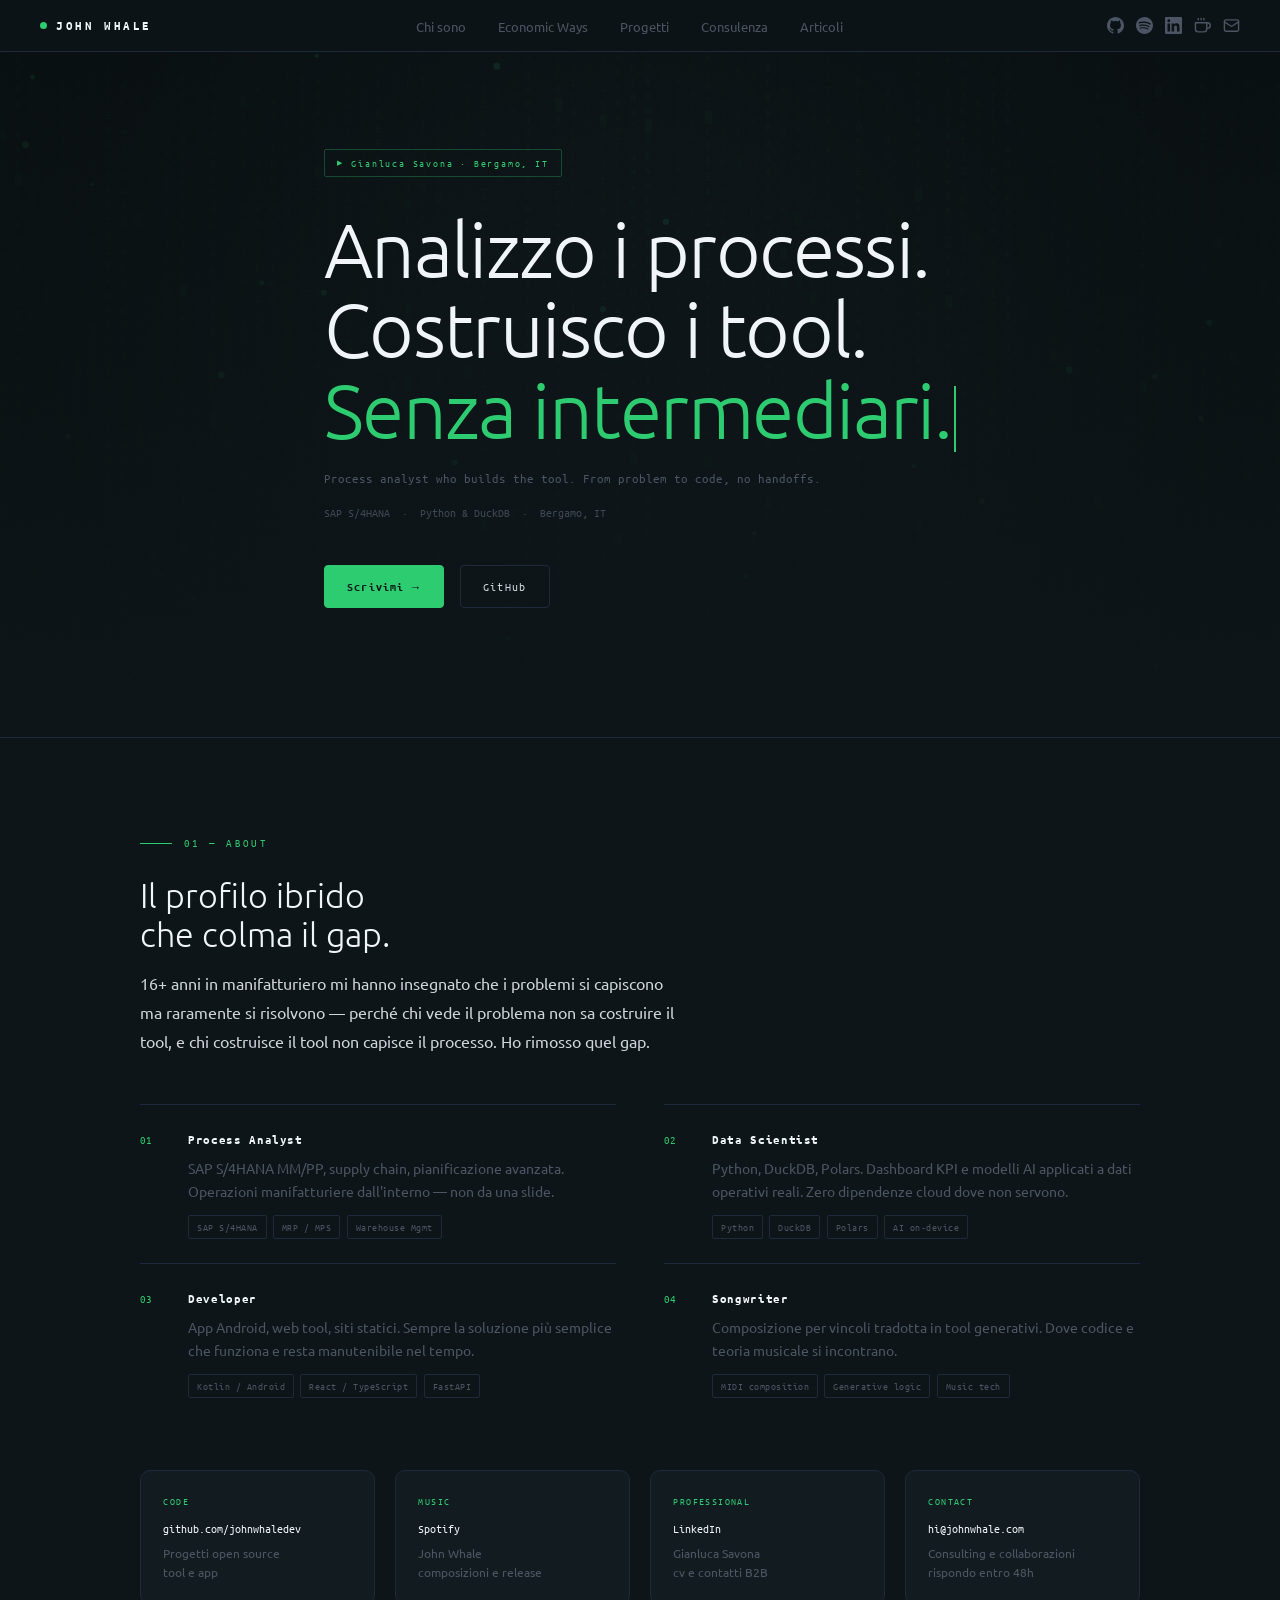
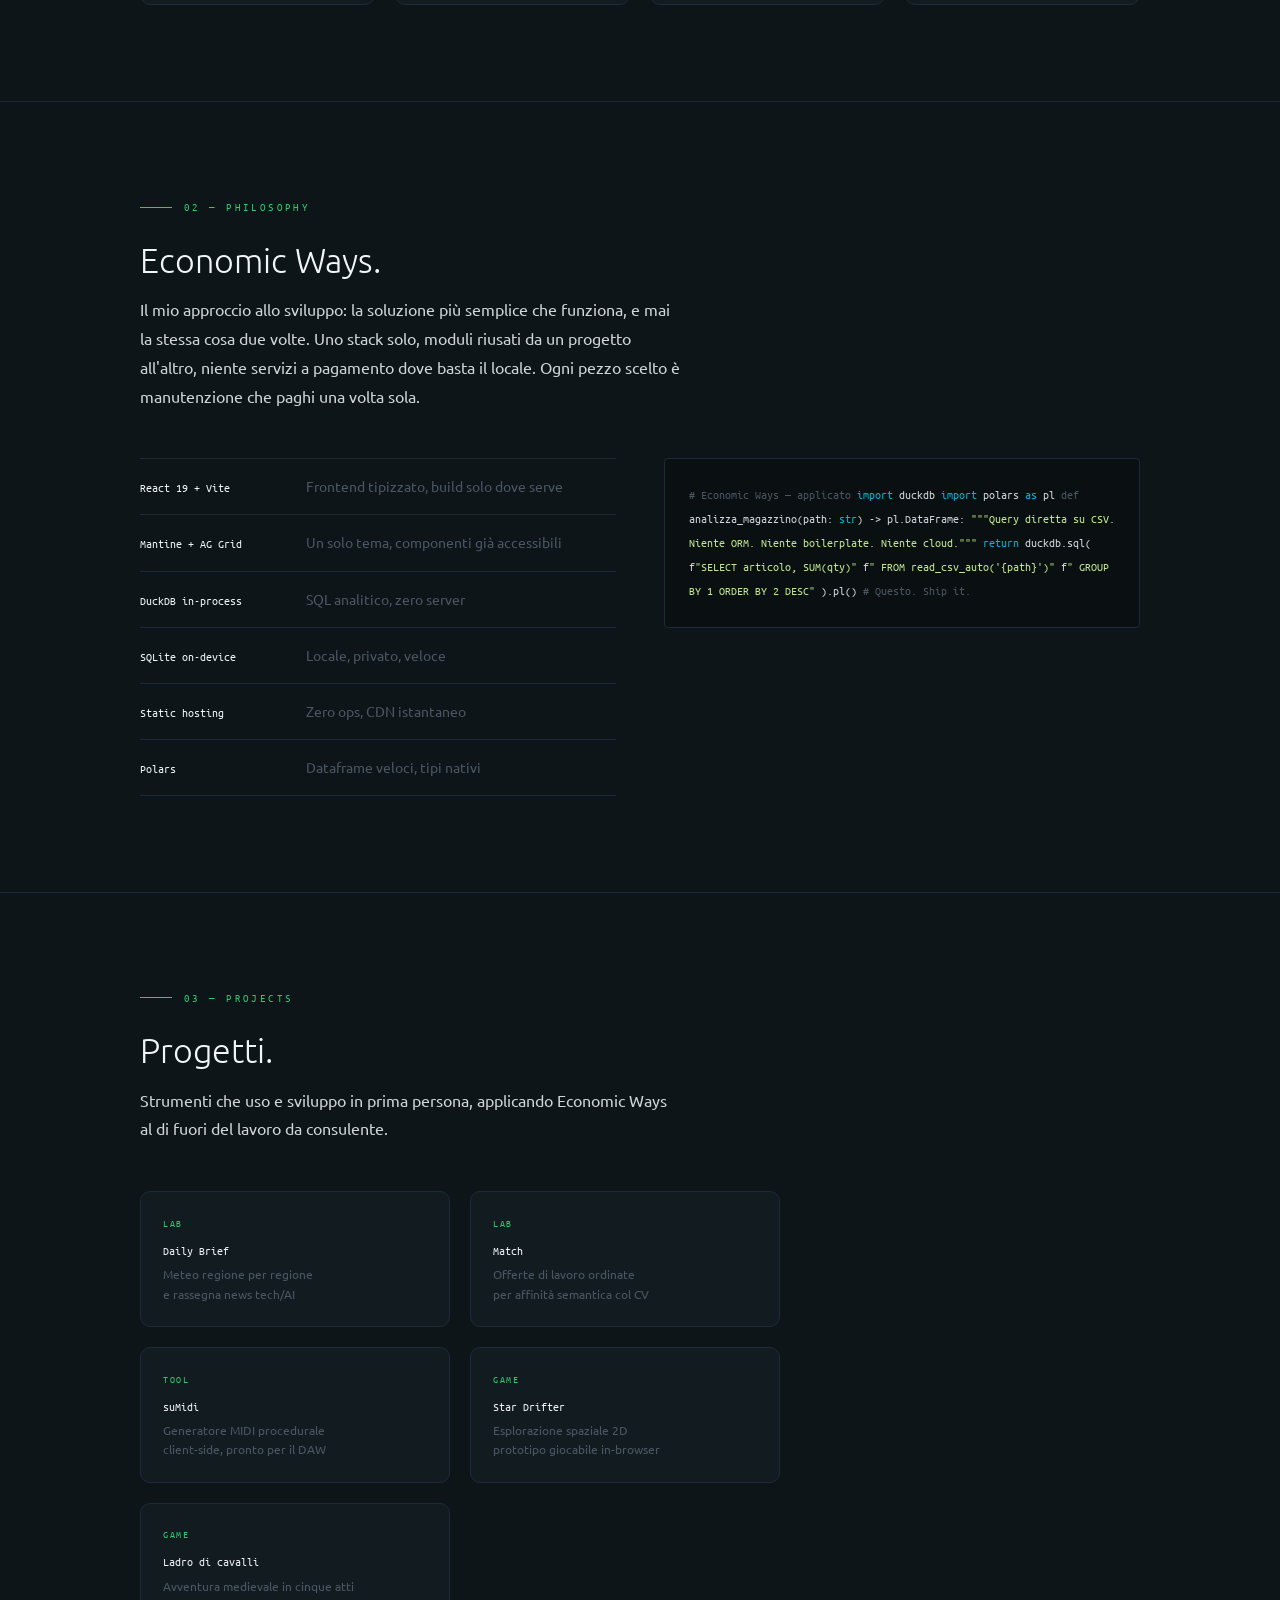
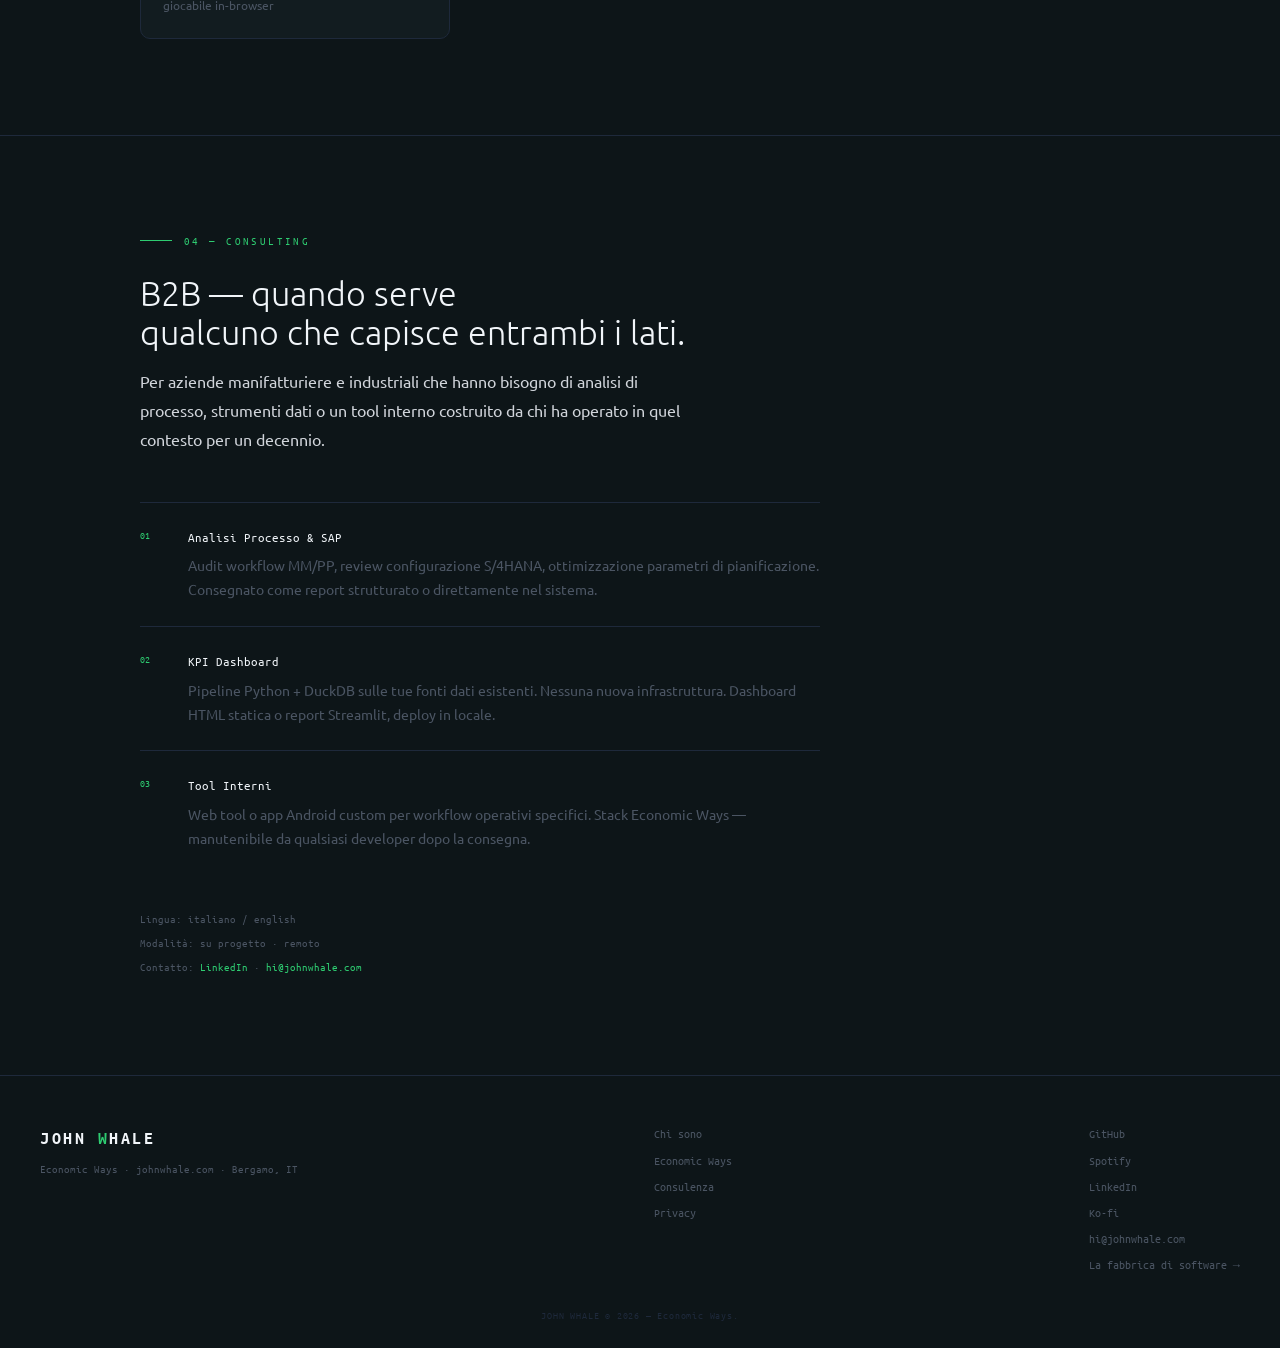
<file: index.html>
<!DOCTYPE html>
<html lang="it">
<head>
<meta charset="UTF-8">
<meta name="viewport" content="width=device-width, initial-scale=1.0">
<title>John Whale · Bergamo</title>
<meta name="description" content="16+ anni in manifatturiero SAP. Consulenza SAP S/4HANA, data science, pipeline AI e tool interni per PMI industriali. Bergamo, IT — remoto su tutto il territorio.">
<meta name="robots" content="index, follow">
<link rel="canonical" href="https://www.johnwhale.com/">

<!-- Geo -->
<meta name="geo.region" content="IT-BG">
<meta name="geo.placename" content="Bergamo, Italy">
<meta name="geo.position" content="45.6983;9.6773">
<meta name="ICBM" content="45.6983, 9.6773">

<!-- Open Graph -->
<meta property="og:type" content="website">
<meta property="og:url" content="https://www.johnwhale.com/">
<meta property="og:site_name" content="John Whale">
<meta property="og:locale" content="it_IT">
<meta property="og:title" content="Gianluca Savona — SAP Business Analyst & AI Solutions Architect | Bergamo">
<meta property="og:description" content="16+ anni in manifatturiero SAP. Consulenza SAP S/4HANA, data science, pipeline AI e tool interni per PMI industriali.">
<meta property="og:image" content="https://www.johnwhale.com/assets/logo_jw_512.png">

<!-- Twitter Card -->
<meta name="twitter:card" content="summary">
<meta name="twitter:title" content="Gianluca Savona — SAP Business Analyst & AI Solutions Architect">
<meta name="twitter:description" content="16+ anni in manifatturiero SAP. Consulenza SAP S/4HANA, data science e tool interni per PMI industriali. Bergamo, IT.">
<meta name="twitter:image" content="https://www.johnwhale.com/assets/logo_jw_512.png">

<link rel="icon" type="image/png" sizes="96x96" href="assets/favicon-96.png">
<link rel="icon" type="image/png" sizes="48x48" href="assets/favicon-48.png">
<link rel="icon" href="assets/favicon.ico" sizes="16x16">
<link rel="apple-touch-icon" href="assets/logo_jw_512.png">

<!-- Schema.org -->
<script type="application/ld+json">
{
  "@context": "https://schema.org",
  "@type": "Person",
  "name": "Gianluca Savona",
  "alternateName": "John Whale",
  "jobTitle": "SAP Business Analyst & AI Solutions Architect",
  "description": "16+ anni in manifatturiero SAP. Consulenza SAP S/4HANA, pipeline AI end-to-end, data science e tool interni per PMI industriali.",
  "url": "https://www.johnwhale.com",
  "email": "hi@johnwhale.com",
  "image": "https://www.johnwhale.com/assets/logo_jw_512.png",
  "address": {
    "@type": "PostalAddress",
    "addressLocality": "Bergamo",
    "addressRegion": "BG",
    "addressCountry": "IT"
  },
  "knowsAbout": [
    "SAP S/4HANA", "SAP ECC MM", "SAP ECC PP", "SAP WM",
    "Python", "SQL", "DuckDB", "FastAPI",
    "Business Intelligence", "AI Agent Development",
    "LLM Orchestration", "RAG", "Semantic Search",
    "Machine Learning", "Supply Chain",
    "Business Process Modeling", "Cyberplan APS",
    "Polars", "Pandas"
  ],
  "sameAs": [
    "https://www.linkedin.com/in/gianluca-savona/",
    "https://github.com/johnwhaledev/",
    "https://open.spotify.com/intl-it/artist/7etRtq3G1vv4HOwIO29VgK"
  ],
  "knowsLanguage": ["it", "en"]
}
</script>
<link rel="stylesheet" href="assets/fonts/fonts.css">
<style>
:root {
  --bg:     #0d1518; --bg2: #121c20; --bg3: #162028;
  --border: #1e293b; --text: #d1d5db; --muted: #4b5563;
  --accent: #2ecc71; --white: #f1f5f9;
  --mono:  'Ubuntu Mono', monospace;
  --sans:  'Ubuntu', sans-serif;
  --r: 4px; --rl: 10px;
}
*, *::before, *::after { box-sizing: border-box; margin: 0; padding: 0; }
html { scroll-behavior: smooth; }
body { background: var(--bg); color: var(--text); font-family: var(--sans); font-size: 16px; line-height: 1.65; -webkit-font-smoothing: antialiased; overflow-x: hidden; }

/* ── NAV ── */
nav {
  position: fixed; top: 0; left: 0; right: 0; z-index: 200;
  height: 52px; display: flex; align-items: center; justify-content: space-between;
  padding: 0 2.5rem;
  background: rgba(13,21,24,.9); backdrop-filter: blur(14px);
  border-bottom: 1px solid var(--border);
}
.nav-logo { display: flex; align-items: center; gap: 9px; font-family: var(--mono); font-weight: 700; font-size: 13px; letter-spacing: .2em; color: var(--white); text-decoration: none; }
.nav-dot { width: 7px; height: 7px; border-radius: 50%; background: var(--accent); }
nav ul { list-style: none; display: flex; gap: 2rem; }
nav a { color: var(--muted); text-decoration: none; font-size: 13px; transition: color .15s; }
nav a:hover { color: var(--accent); }
.nav-cta { font-family: var(--mono); font-size: 11px; letter-spacing: .1em; border: 1px solid var(--accent); color: var(--accent) !important; border-radius: var(--r); padding: .3rem .9rem; transition: background .15s; }
.nav-cta:hover { background: rgba(46,204,113,.1); }
.nav-social { display: flex; align-items: center; gap: .75rem; }
.nav-social a { color: var(--muted); display: flex; align-items: center; transition: color .15s; }
.nav-social a:hover { color: var(--accent); }
@media(max-width:768px) { nav ul { gap: .9rem; overflow-x: auto; -webkit-overflow-scrolling: touch; scrollbar-width: none; } nav ul::-webkit-scrollbar { display: none; } nav a { font-size: 12px; white-space: nowrap; } .nav-social { display: none; } }

/* ── HERO ── */
#hero { position: relative; min-height: 82vh; display: flex; flex-direction: column; justify-content: center; padding-bottom: 5rem; overflow: hidden; }
#bg { position: absolute; inset: 0; width: 100%; height: 100%; display: block; }
.hero-overlay { position: absolute; inset: 0; background: linear-gradient(to top, rgba(13,21,24,.98) 0%, rgba(13,21,24,.65) 45%, rgba(13,21,24,.2) 100%); pointer-events: none; }
.hero-content { position: relative; z-index: 2; max-width: 1080px; margin: 0 auto; padding: 0 2.5rem; }
.hero-badge { display: inline-flex; align-items: center; gap: .5rem; font-family: var(--mono); font-size: 10px; letter-spacing: .18em; color: var(--accent); border: 1px solid rgba(46,204,113,.3); border-radius: 2px; padding: .28rem .75rem; margin-bottom: 2rem; }
.hero-badge::before { content: '▶'; font-size: 7px; }
#hero h1 { font-family: var(--sans); font-size: clamp(2.6rem, 6vw, 5rem); font-weight: 300; color: var(--white); line-height: 1.05; letter-spacing: -.02em; margin-bottom: 1rem; }
#hero h1 em { font-style: normal; color: var(--accent); }
.hero-en { font-family: var(--mono); font-size: 13px; color: var(--muted); margin-bottom: .75rem; }
.hero-sub { font-family: var(--mono); font-size: 12px; color: var(--muted); margin-bottom: 2.5rem; line-height: 2; opacity: .8; }
.hero-actions { display: flex; flex-wrap: wrap; gap: 1rem; }
@keyframes blink { 0%,49%{opacity:1} 50%,100%{opacity:0} }
.cursor { display: inline-block; width: 2px; height: .85em; background: var(--accent); vertical-align: middle; animation: blink 1.1s step-end infinite; margin-left: 3px; }

/* ── BUTTONS ── */
.btn { font-family: var(--mono); font-size: 12px; letter-spacing: .1em; border-radius: var(--r); padding: .65rem 1.4rem; cursor: pointer; border: 1px solid; display: inline-flex; align-items: center; gap: .5rem; text-decoration: none; transition: all .15s; }
.btn-primary { background: var(--accent); color: #0d1518; border-color: var(--accent); font-weight: 700; }
.btn-primary:hover { background: #27ae60; border-color: #27ae60; }
.btn-outline { background: transparent; color: var(--accent); border-color: var(--accent); }
.btn-outline:hover { background: rgba(46,204,113,.08); }
.btn-ghost { background: transparent; color: var(--text); border-color: var(--border); }
.btn-ghost:hover { border-color: var(--text); color: var(--white); }

/* ── LAYOUT ── */
.container { max-width: 1080px; margin: 0 auto; padding: 0 2.5rem; }
section { padding: 6rem 0; border-bottom: 1px solid var(--border); }
section:last-of-type { border-bottom: none; }
.section-label { font-family: var(--mono); font-size: 11px; letter-spacing: .22em; color: var(--accent); text-transform: uppercase; margin-bottom: 1.5rem; display: flex; align-items: center; gap: .75rem; }
.section-label::before { content: ''; width: 2rem; height: 1px; background: var(--accent); display: inline-block; }
h2 { font-family: var(--sans); font-size: 2.1rem; font-weight: 300; color: var(--white); line-height: 1.15; margin-bottom: 1rem; }
p.lead { color: var(--text); max-width: 60ch; line-height: 1.8; }

/* ── ABOUT ── */
.pillars-grid { display: grid; grid-template-columns: 1fr 1fr; gap: 0 3rem; margin-top: 3rem; }
.pillar { border-top: 1px solid var(--border); padding-top: 1.5rem; padding-bottom: 1.5rem; display: grid; grid-template-columns: 2rem 1fr; gap: 1rem; transition: border-color .2s; }
.pillar:hover { border-color: var(--accent); }
.pillar-num { font-family: var(--mono); font-size: 11px; color: var(--accent); padding-top: .15rem; }
.pillar-title { font-family: var(--mono); font-size: 13px; font-weight: 700; color: var(--white); margin-bottom: .4rem; letter-spacing: .05em; }
.pillar-desc { font-size: 14px; color: var(--muted); line-height: 1.7; }
.tags { display: flex; flex-wrap: wrap; gap: .4rem; margin-top: .7rem; }
.tag { font-family: var(--mono); font-size: 10px; letter-spacing: .05em; border: 1px solid var(--border); border-radius: 2px; padding: .15rem .5rem; color: var(--muted); }

/* ── PRESENCE STRIP ── */
.presence-strip { display: grid; grid-template-columns: repeat(4,1fr); gap: 1.25rem; margin-top: 3rem; }
#projects .presence-strip { grid-template-columns: repeat(2,1fr); max-width: 640px; }
.presence-card { background: var(--bg2); border: 1px solid var(--border); border-radius: var(--rl); padding: 1.4rem; text-decoration: none; transition: border-color .2s, transform .2s; display: block; }
.presence-card:hover { border-color: rgba(46,204,113,.35); transform: translateY(-2px); }
.presence-platform { font-family: var(--mono); font-size: 10px; color: var(--accent); letter-spacing: .14em; margin-bottom: .6rem; text-transform: uppercase; }
.presence-url { font-family: var(--mono); font-size: 12px; color: var(--white); margin-bottom: .3rem; }
.presence-note { font-size: 12px; color: var(--muted); line-height: 1.6; }

/* ── ECONOMIC WAYS ── */
.ew-grid { display: grid; grid-template-columns: 1fr 1fr; gap: 3rem; margin-top: 3rem; align-items: start; }
.stack-list { list-style: none; }
.stack-list li { display: flex; align-items: baseline; gap: 1rem; border-bottom: 1px solid var(--border); padding: 1rem 0; font-size: 14px; }
.stack-list li:first-child { border-top: 1px solid var(--border); }
.stack-name { font-family: var(--mono); font-size: 12px; color: var(--white); min-width: 150px; flex-shrink: 0; }
.stack-why { color: var(--muted); flex: 1; }
.code-block { background: #0a1012; border: 1px solid var(--border); border-radius: var(--r); padding: 1.5rem; font-family: var(--mono); font-size: 12px; color: var(--text); line-height: 2; overflow-x: auto; }
.cm { color: var(--muted); } .kw { color: #00b4d8; } .str { color: #c3e88d; }

/* ── CONSULTING ── */
.services-list { max-width: 680px; margin-top: 3rem; }
.service { border-top: 1px solid var(--border); padding: 1.5rem 0; display: grid; grid-template-columns: 2rem 1fr; gap: 1rem; }
.service-num { font-family: var(--mono); font-size: 10px; color: var(--accent); }
.service-title { font-family: var(--mono); font-size: 13px; color: var(--white); font-weight: 500; margin-bottom: .4rem; }
.service-desc { font-size: 14px; color: var(--muted); line-height: 1.7; }

/* ── FOOTER ── */
footer { border-top: 1px solid var(--border); padding: 3rem 2.5rem 2rem; display: flex; justify-content: space-between; flex-wrap: wrap; gap: 2rem; }
.footer-mark { font-family: var(--mono); font-weight: 700; font-size: 18px; letter-spacing: .14em; color: var(--white); }
.footer-mark span { color: var(--accent); }
.footer-sub { font-family: var(--mono); font-size: 11px; color: var(--muted); margin-top: .35rem; }
.footer-links { display: flex; flex-direction: column; gap: .4rem; }
.footer-links a { font-family: var(--mono); font-size: 12px; color: var(--muted); text-decoration: none; transition: color .15s; }
.footer-links a:hover { color: var(--accent); }
.footer-copy { text-align: center; font-family: var(--mono); font-size: 10px; color: var(--border); padding: 0 2.5rem 1.5rem; letter-spacing: .08em; }

/* ── REVEAL ── */
.reveal { opacity: 0; transform: translateY(18px); transition: opacity .55s, transform .55s; }
.reveal.in { opacity: 1; transform: none; }

/* ── RESPONSIVE ── */
@media(max-width:900px) {
  .pillars-grid, .ew-grid { grid-template-columns: 1fr; }
  .presence-strip { grid-template-columns: 1fr 1fr; }
}
@media(max-width:520px) {
  .container { padding: 0 1.25rem; }
  nav { padding: 0 1.25rem; }
  .presence-strip { grid-template-columns: 1fr 1fr; }
}
</style>
</head>
<body>

<!-- ── NAV ── -->
<nav>
  <a href="#" class="nav-logo">
    <span class="nav-dot"></span>
    JOHN WHALE
  </a>
  <ul>
    <li><a href="#about">Chi sono</a></li>
    <li><a href="#philosophy">Economic Ways</a></li>
    <li><a href="#projects">Progetti</a></li>
    <li><a href="#consulting">Consulenza</a></li>
    <li><a href="fabbrica.html">Articoli</a></li>
  </ul>
  <div class="nav-social">
    <a href="https://github.com/johnwhaledev/" target="_blank" rel="noopener" title="GitHub">
      <svg width="17" height="17" viewBox="0 0 24 24" fill="currentColor"><path d="M12 0C5.37 0 0 5.37 0 12c0 5.3 3.44 9.8 8.21 11.39.6.11.82-.26.82-.58v-2.23c-3.34.73-4.03-1.42-4.03-1.42-.55-1.39-1.34-1.76-1.34-1.76-1.09-.74.08-.73.08-.73 1.2.08 1.84 1.24 1.84 1.24 1.07 1.83 2.81 1.3 3.49 1 .11-.78.42-1.31.76-1.61-2.67-.3-5.47-1.33-5.47-5.93 0-1.31.47-2.38 1.24-3.22-.12-.3-.54-1.52.12-3.18 0 0 1.01-.32 3.3 1.23.96-.27 1.98-.4 3-.4 1.02 0 2.04.13 3 .4 2.28-1.55 3.29-1.23 3.29-1.23.66 1.66.25 2.88.12 3.18.77.84 1.24 1.91 1.24 3.22 0 4.61-2.81 5.63-5.48 5.92.43.37.82 1.1.82 2.22v3.29c0 .32.19.69.8.58C20.57 21.8 24 17.3 24 12c0-6.63-5.37-12-12-12z"/></svg>
    </a>
    <a href="https://open.spotify.com/intl-it/artist/7etRtq3G1vv4HOwIO29VgK" target="_blank" rel="noopener" title="Spotify">
      <svg width="17" height="17" viewBox="0 0 24 24" fill="currentColor"><path d="M12 0C5.4 0 0 5.4 0 12s5.4 12 12 12 12-5.4 12-12S18.66 0 12 0zm5.52 17.34c-.24.36-.66.48-1.02.24-2.82-1.74-6.36-2.1-10.56-1.14-.42.12-.78-.18-.9-.54-.12-.42.18-.78.54-.9 4.56-1.02 8.52-.6 11.64 1.32.42.18.48.66.3 1.02zm1.44-3.3c-.3.42-.84.6-1.26.3-3.24-1.98-8.16-2.58-11.94-1.38-.48.12-1.02-.12-1.14-.6-.12-.48.12-1.02.6-1.14 4.38-1.32 9.78-.66 13.5 1.62.36.18.54.78.24 1.2zm.12-3.36C15.24 8.4 8.82 8.16 5.16 9.3c-.6.18-1.2-.18-1.38-.72-.18-.6.18-1.2.72-1.38 4.26-1.26 11.28-1.02 15.72 1.62.54.3.72 1.02.42 1.56-.3.42-1.02.6-1.56.3z"/></svg>
    </a>
    <a href="https://www.linkedin.com/in/gianluca-savona/" target="_blank" rel="noopener" title="LinkedIn">
      <svg width="17" height="17" viewBox="0 0 24 24" fill="currentColor"><path d="M20.45 20.45h-3.55v-5.57c0-1.33-.03-3.04-1.85-3.04-1.85 0-2.14 1.45-2.14 2.94v5.67H9.35V9h3.41v1.56h.05c.48-.9 1.64-1.85 3.37-1.85 3.6 0 4.27 2.37 4.27 5.46v6.28zM5.34 7.43c-1.14 0-2.06-.93-2.06-2.07 0-1.14.92-2.06 2.06-2.06 1.14 0 2.06.92 2.06 2.06 0 1.14-.92 2.07-2.06 2.07zm1.78 13.02H3.56V9h3.56v11.45zM22.22 0H1.77C.79 0 0 .77 0 1.73v20.54C0 23.23.79 24 1.77 24h20.45C23.2 24 24 23.23 24 22.27V1.73C24 .77 23.2 0 22.22 0z"/></svg>
    </a>
    <a href="https://ko-fi.com/johnwhale" target="_blank" rel="noopener" title="Ko-fi">
      <svg width="17" height="17" viewBox="0 0 24 24" fill="none" stroke="currentColor" stroke-width="2" stroke-linecap="round" stroke-linejoin="round"><path d="M18 8h1a4 4 0 0 1 0 8h-1"/><path d="M2 8h16v9a4 4 0 0 1-4 4H6a4 4 0 0 1-4-4Z"/><line x1="6" y1="2" x2="6" y2="4"/><line x1="10" y1="2" x2="10" y2="4"/><line x1="14" y1="2" x2="14" y2="4"/></svg>
    </a>
    <a href="mailto:hi@johnwhale.com" title="Email">
      <svg width="17" height="17" viewBox="0 0 24 24" fill="none" stroke="currentColor" stroke-width="2" stroke-linecap="round" stroke-linejoin="round"><rect x="2" y="4" width="20" height="16" rx="2"/><path d="m22 7-8.97 5.7a1.94 1.94 0 0 1-2.06 0L2 7"/></svg>
    </a>
  </div>
</nav>

<!-- ── HERO ── -->
<section id="hero">
  <canvas id="bg"></canvas>
  <div class="hero-overlay"></div>
  <div class="hero-content">
    <div class="hero-badge">Gianluca Savona · Bergamo, IT</div>
    <h1>
      Analizzo i processi.<br>
      Costruisco i tool.<br>
      <em>Senza intermediari.</em><span class="cursor"></span>
    </h1>
    <p class="hero-en">Process analyst who builds the tool. From problem to code, no handoffs.</p>
    <p class="hero-sub">
      SAP S/4HANA &nbsp;·&nbsp; Python &amp; DuckDB &nbsp;·&nbsp; Bergamo, IT
    </p>
    <div class="hero-actions">
      <a href="mailto:hi@johnwhale.com" class="btn btn-primary">Scrivimi →</a>
      <a href="https://github.com/johnwhaledev/" target="_blank" rel="noopener" class="btn btn-ghost">GitHub</a>
    </div>
  </div>
</section>

<!-- ── ABOUT ── -->
<section id="about">
  <div class="container">
    <div class="section-label">01 — About</div>
    <h2>Il profilo ibrido<br>che colma il gap.</h2>
    <p class="lead">16+ anni in manifatturiero mi hanno insegnato che i problemi si capiscono ma raramente si risolvono — perché chi vede il problema non sa costruire il tool, e chi costruisce il tool non capisce il processo. Ho rimosso quel gap.</p>

    <div class="pillars-grid">
      <div class="pillar reveal">
        <span class="pillar-num">01</span>
        <div>
          <div class="pillar-title">Process Analyst</div>
          <div class="pillar-desc">SAP S/4HANA MM/PP, supply chain, pianificazione avanzata. Operazioni manifatturiere dall'interno — non da una slide.</div>
          <div class="tags"><span class="tag">SAP S/4HANA</span><span class="tag">MRP / MPS</span><span class="tag">Warehouse Mgmt</span></div>
        </div>
      </div>
      <div class="pillar reveal">
        <span class="pillar-num">02</span>
        <div>
          <div class="pillar-title">Data Scientist</div>
          <div class="pillar-desc">Python, DuckDB, Polars. Dashboard KPI e modelli AI applicati a dati operativi reali. Zero dipendenze cloud dove non servono.</div>
          <div class="tags"><span class="tag">Python</span><span class="tag">DuckDB</span><span class="tag">Polars</span><span class="tag">AI on-device</span></div>
        </div>
      </div>
      <div class="pillar reveal">
        <span class="pillar-num">03</span>
        <div>
          <div class="pillar-title">Developer</div>
          <div class="pillar-desc">App Android, web tool, siti statici. Sempre la soluzione più semplice che funziona e resta manutenibile nel tempo.</div>
          <div class="tags"><span class="tag">Kotlin / Android</span><span class="tag">React / TypeScript</span><span class="tag">FastAPI</span></div>
        </div>
      </div>
      <div class="pillar reveal">
        <span class="pillar-num">04</span>
        <div>
          <div class="pillar-title">Songwriter</div>
          <div class="pillar-desc">Composizione per vincoli tradotta in tool generativi. Dove codice e teoria musicale si incontrano.</div>
          <div class="tags"><span class="tag">MIDI composition</span><span class="tag">Generative logic</span><span class="tag">Music tech</span></div>
        </div>
      </div>
    </div>

    <!-- Presenza online -->
    <div class="presence-strip reveal">
      <a href="https://github.com/johnwhaledev/" target="_blank" rel="noopener" class="presence-card">
        <div class="presence-platform">Code</div>
        <div class="presence-url">github.com/johnwhaledev</div>
        <div class="presence-note">Progetti open source<br>tool e app</div>
      </a>
      <a href="https://open.spotify.com/intl-it/artist/7etRtq3G1vv4HOwIO29VgK" target="_blank" rel="noopener" class="presence-card">
        <div class="presence-platform">Music</div>
        <div class="presence-url">Spotify</div>
        <div class="presence-note">John Whale<br>composizioni e release</div>
      </a>
      <a href="https://www.linkedin.com/in/gianluca-savona/" target="_blank" rel="noopener" class="presence-card">
        <div class="presence-platform">Professional</div>
        <div class="presence-url">LinkedIn</div>
        <div class="presence-note">Gianluca Savona<br>cv e contatti B2B</div>
      </a>
      <a href="mailto:hi@johnwhale.com" class="presence-card">
        <div class="presence-platform">Contact</div>
        <div class="presence-url">hi@johnwhale.com</div>
        <div class="presence-note">Consulting e collaborazioni<br>rispondo entro 48h</div>
      </a>
    </div>
  </div>
</section>

<!-- ── ECONOMIC WAYS ── -->
<section id="philosophy">
  <div class="container">
    <div class="section-label">02 — Philosophy</div>
    <h2>Economic Ways.</h2>
    <p class="lead">Il mio approccio allo sviluppo: la soluzione più semplice che funziona, e mai la stessa cosa due volte. Uno stack solo, moduli riusati da un progetto all'altro, niente servizi a pagamento dove basta il locale. Ogni pezzo scelto è manutenzione che paghi una volta sola.</p>

    <div class="ew-grid">
      <ul class="stack-list reveal">
        <li><span class="stack-name">React 19 + Vite</span><span class="stack-why">Frontend tipizzato, build solo dove serve</span></li>
        <li><span class="stack-name">Mantine + AG Grid</span><span class="stack-why">Un solo tema, componenti già accessibili</span></li>
        <li><span class="stack-name">DuckDB in-process</span><span class="stack-why">SQL analitico, zero server</span></li>
        <li><span class="stack-name">SQLite on-device</span><span class="stack-why">Locale, privato, veloce</span></li>
        <li><span class="stack-name">Static hosting</span><span class="stack-why">Zero ops, CDN istantaneo</span></li>
        <li><span class="stack-name">Polars</span><span class="stack-why">Dataframe veloci, tipi nativi</span></li>
      </ul>
      <div class="reveal">
        <div class="code-block"><span class="cm"># Economic Ways — applicato</span>

<span class="kw">import</span> duckdb
<span class="kw">import</span> polars <span class="kw">as</span> pl

<span class="cm">def</span> analizza_magazzino(path: <span class="kw">str</span>) -> pl.DataFrame:
    <span class="str">"""Query diretta su CSV.
    Niente ORM. Niente boilerplate. Niente cloud."""</span>
    <span class="kw">return</span> duckdb.sql(
        f<span class="str">"SELECT articolo, SUM(qty)"</span>
        f<span class="str">" FROM read_csv_auto('{path}')"</span>
        f<span class="str">" GROUP BY 1 ORDER BY 2 DESC"</span>
    ).pl()

<span class="cm"># Questo. Ship it.</span></div>
      </div>
    </div>
  </div>
</section>

<!-- ── PROJECTS ── -->
<section id="projects">
  <div class="container">
    <div class="section-label">03 — Projects</div>
    <h2>Progetti.</h2>
    <p class="lead">Strumenti che uso e sviluppo in prima persona, applicando Economic Ways al di fuori del lavoro da consulente.</p>

    <div class="presence-strip reveal">
      <a href="/miniLab/brief.html" class="presence-card">
        <div class="presence-platform">Lab</div>
        <div class="presence-url">Daily Brief</div>
        <div class="presence-note">Meteo regione per regione<br>e rassegna news tech/AI</div>
      </a>
      <a href="/miniLab/match.html" class="presence-card">
        <div class="presence-platform">Lab</div>
        <div class="presence-url">Match</div>
        <div class="presence-note">Offerte di lavoro ordinate<br>per affinità semantica col CV</div>
      </a>
      <a href="https://sumidi.johnwhale.com" target="_blank" rel="noopener" class="presence-card">
        <div class="presence-platform">Tool</div>
        <div class="presence-url">suMidi</div>
        <div class="presence-note">Generatore MIDI procedurale<br>client-side, pronto per il DAW</div>
      </a>
      <a href="https://star-drifter.johnwhale.com" target="_blank" rel="noopener" class="presence-card">
        <div class="presence-platform">Game</div>
        <div class="presence-url">Star Drifter</div>
        <div class="presence-note">Esplorazione spaziale 2D<br>prototipo giocabile in-browser</div>
      </a>
      <a href="https://www.johnwhale.com/ladro-di-cavalli-1038/" target="_blank" rel="noopener" class="presence-card">
        <div class="presence-platform">Game</div>
        <div class="presence-url">Ladro di cavalli</div>
        <div class="presence-note">Avventura medievale in cinque atti<br>giocabile in-browser</div>
      </a>
    </div>
  </div>
</section>

<!-- ── CONSULTING ── -->
<section id="consulting">
  <div class="container">
    <div class="section-label">04 — Consulting</div>
    <h2>B2B — quando serve<br>qualcuno che capisce entrambi i lati.</h2>
    <p class="lead">Per aziende manifatturiere e industriali che hanno bisogno di analisi di processo, strumenti dati o un tool interno costruito da chi ha operato in quel contesto per un decennio.</p>

    <div class="services-list">
      <div class="service reveal">
        <span class="service-num">01</span>
        <div>
          <div class="service-title">Analisi Processo &amp; SAP</div>
          <div class="service-desc">Audit workflow MM/PP, review configurazione S/4HANA, ottimizzazione parametri di pianificazione. Consegnato come report strutturato o direttamente nel sistema.</div>
        </div>
      </div>
      <div class="service reveal">
        <span class="service-num">02</span>
        <div>
          <div class="service-title">KPI Dashboard</div>
          <div class="service-desc">Pipeline Python + DuckDB sulle tue fonti dati esistenti. Nessuna nuova infrastruttura. Dashboard HTML statica o report Streamlit, deploy in locale.</div>
        </div>
      </div>
      <div class="service reveal">
        <span class="service-num">03</span>
        <div>
          <div class="service-title">Tool Interni</div>
          <div class="service-desc">Web tool o app Android custom per workflow operativi specifici. Stack Economic Ways — manutenibile da qualsiasi developer dopo la consegna.</div>
        </div>
      </div>
      <div style="margin-top:2rem;" class="reveal">
        <div style="font-family:var(--mono);font-size:11px;color:var(--muted);line-height:2.2;">
          <div>Lingua: italiano / english</div>
          <div>Modalità: su progetto · remoto</div>
          <div>Contatto: <a href="https://www.linkedin.com/in/gianluca-savona/" target="_blank" rel="noopener" style="color:var(--accent);text-decoration:none;">LinkedIn</a> · <a href="mailto:hi@johnwhale.com" style="color:var(--accent);text-decoration:none;">hi@johnwhale.com</a></div>
        </div>
      </div>
    </div>
  </div>
</section>

<!-- ── FOOTER ── -->
<footer>
  <div>
    <div class="footer-mark">JOHN <span>W</span>HALE</div>
    <div class="footer-sub">Economic Ways · johnwhale.com · Bergamo, IT</div>
  </div>
  <div class="footer-links">
    <a href="#about">Chi sono</a>
    <a href="#philosophy">Economic Ways</a>
    <a href="#consulting">Consulenza</a>
    <a href="privacy.html">Privacy</a>
  </div>
  <div class="footer-links">
    <a href="https://github.com/johnwhaledev/" target="_blank" rel="noopener">GitHub</a>
    <a href="https://open.spotify.com/intl-it/artist/7etRtq3G1vv4HOwIO29VgK" target="_blank" rel="noopener">Spotify</a>
    <a href="https://www.linkedin.com/in/gianluca-savona/" target="_blank" rel="noopener">LinkedIn</a>
    <a href="https://ko-fi.com/johnwhale" target="_blank" rel="noopener">Ko-fi</a>
    <a href="mailto:hi@johnwhale.com">hi@johnwhale.com</a>
    <a href="fabbrica.html">La fabbrica di software →</a>
  </div>
</footer>
<div class="footer-copy">JOHN WHALE © 2026 — Economic Ways.</div>


<script>
/* ── ANIMATED BACKGROUND ── */
(function () {
  const canvas = document.getElementById('bg');
  const ctx = canvas.getContext('2d');
  let W, H, cols, pts, rings, frame = 0, nextSonar;
  const COL_W = 15;
  const CHARS = '0123456789ABCDEF♩♪+×∑∂░▒01ME51N▓SAP⟨⟩{}[]//'.split('');

  function init() {
    W = canvas.width  = canvas.offsetWidth  || window.innerWidth;
    H = canvas.height = canvas.offsetHeight || window.innerHeight;
    const N_COLS = Math.ceil(W / COL_W), N_ROWS = Math.ceil(H / COL_W) + 2;
    cols = Array.from({length: N_COLS}, () => ({
      y: Math.random() * H, speed: 0.12 + Math.random() * 0.22,
      chars: Array.from({length: N_ROWS}, () => CHARS[Math.floor(Math.random() * CHARS.length)]),
      opacity: 0.025 + Math.random() * 0.045,
      changeCounters: Array.from({length: N_ROWS}, () => Math.random() * 120),
      changeIntervals: Array.from({length: N_ROWS}, () => 80 + Math.random() * 300),
    }));
    pts = Array.from({length: 28}, () => ({
      x: Math.random() * W, y: Math.random() * H,
      vx: (Math.random() - .5) * .35, vy: (Math.random() - .5) * .35,
      r: 1.5 + Math.random() * 2, pulse: Math.random() * Math.PI * 2,
    }));
    rings = []; nextSonar = 80 + Math.random() * 120;
  }

  function draw() {
    ctx.fillStyle = '#0d1518'; ctx.fillRect(0, 0, W, H);
    ctx.font = `${COL_W * 0.78}px 'Ubuntu Mono', monospace`; ctx.textBaseline = 'top';
    cols.forEach((col, ci) => {
      col.y += col.speed;
      const nRows = col.chars.length;
      col.chars.forEach((ch, ri) => {
        col.changeCounters[ri]++;
        if (col.changeCounters[ri] > col.changeIntervals[ri]) {
          col.chars[ri] = CHARS[Math.floor(Math.random() * CHARS.length)];
          col.changeCounters[ri] = 0; col.changeIntervals[ri] = 80 + Math.random() * 300;
        }
        const py = (ri * COL_W - col.y % (nRows * COL_W) + nRows * COL_W) % (nRows * COL_W);
        const edgeFade = Math.max(0, Math.min(py / 80, 1) * Math.min((H - py) / 80, 1));
        ctx.fillStyle = `rgba(46,204,113,${(col.opacity * edgeFade).toFixed(3)})`;
        ctx.fillText(ch, ci * COL_W, py);
      });
    });
    frame++;
    pts.forEach((p, pi) => {
      p.x += p.vx + Math.sin(frame * 0.008 + p.pulse) * 0.06;
      p.y += p.vy + Math.cos(frame * 0.008 + p.pulse) * 0.06;
      if (p.x < 0) p.x = W; if (p.x > W) p.x = 0;
      if (p.y < 0) p.y = H; if (p.y > H) p.y = 0;
      ctx.beginPath(); ctx.arc(p.x, p.y, p.r, 0, Math.PI * 2);
      ctx.fillStyle = 'rgba(46,204,113,0.18)'; ctx.fill();
    });
    for (let i = 0; i < pts.length; i++) for (let j = i + 1; j < pts.length; j++) {
      const dx = pts[i].x - pts[j].x, dy = pts[i].y - pts[j].y, d = Math.sqrt(dx * dx + dy * dy);
      if (d < 135) {
        ctx.beginPath(); ctx.moveTo(pts[i].x, pts[i].y); ctx.lineTo(pts[j].x, pts[j].y);
        ctx.strokeStyle = `rgba(46,204,113,${((1 - d / 135) * 0.09).toFixed(3)})`; ctx.lineWidth = 0.6; ctx.stroke();
      }
    }
    nextSonar--;
    if (nextSonar <= 0) {
      const p = pts[Math.floor(Math.random() * pts.length)];
      rings.push({x: p.x, y: p.y, r: 0, alpha: 0.22, maxR: 150});
      nextSonar = 100 + Math.random() * 160;
    }
    for (let i = rings.length - 1; i >= 0; i--) {
      const ring = rings[i];
      ring.r += 1.1; ring.alpha *= 0.968;
      if (ring.alpha < 0.003 || ring.r > ring.maxR) { rings.splice(i, 1); continue; }
      ctx.beginPath(); ctx.arc(ring.x, ring.y, ring.r, 0, Math.PI * 2);
      ctx.strokeStyle = `rgba(46,204,113,${ring.alpha.toFixed(3)})`; ctx.lineWidth = 0.8; ctx.stroke();
    }
    const vg = ctx.createRadialGradient(W / 2, H / 2, H * 0.2, W / 2, H / 2, H * 0.82);
    vg.addColorStop(0, 'rgba(0,0,0,0)'); vg.addColorStop(1, 'rgba(0,0,0,0.35)');
    ctx.fillStyle = vg; ctx.fillRect(0, 0, W, H);
    requestAnimationFrame(draw);
  }

  window.addEventListener('resize', init); init(); draw();
})();

/* ── SCROLL REVEAL ── */

const obs = new IntersectionObserver(entries => {
  entries.forEach(e => { if (e.isIntersecting) e.target.classList.add('in'); });
}, {threshold: 0.1});
document.querySelectorAll('.reveal').forEach(el => obs.observe(el));
</script>
<script data-goatcounter="https://johnwhaledev.goatcounter.com/count"
        async src="//gc.zgo.at/count.js"></script>
</body>
</html>
</file>
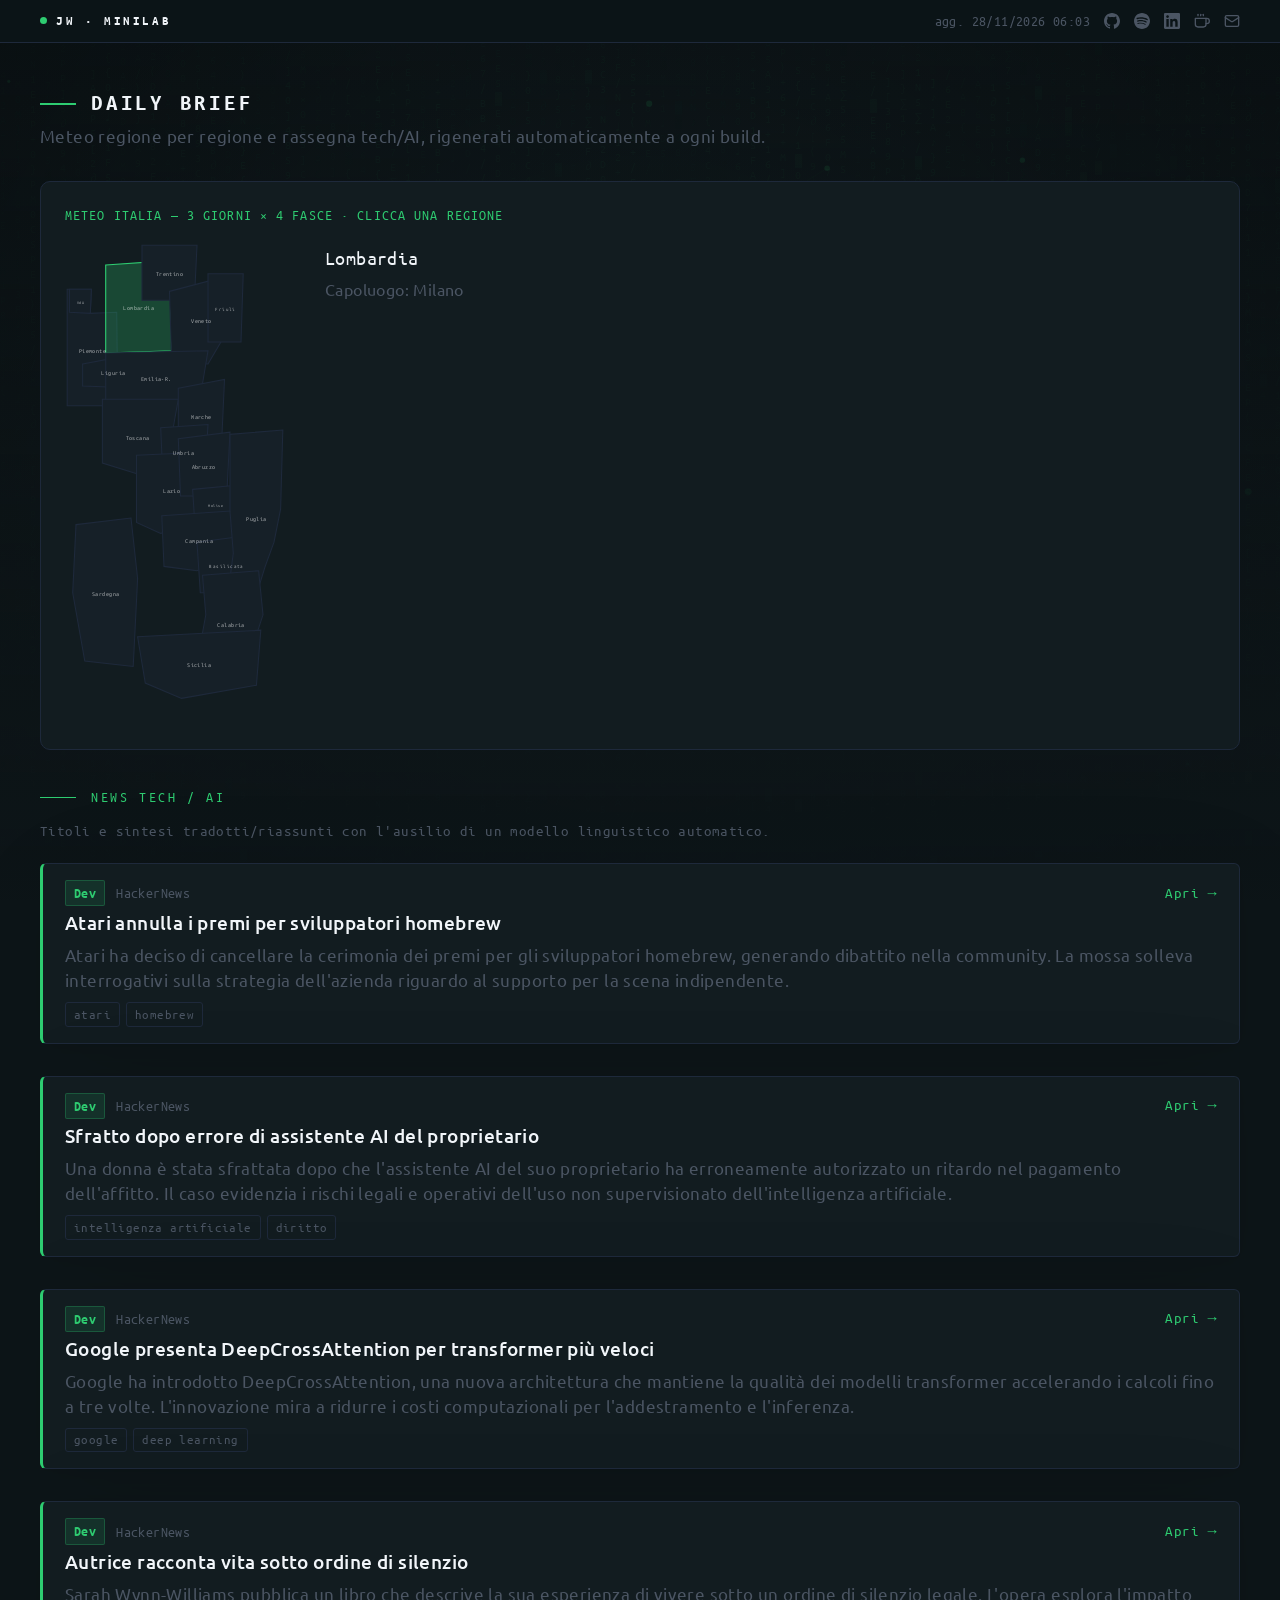
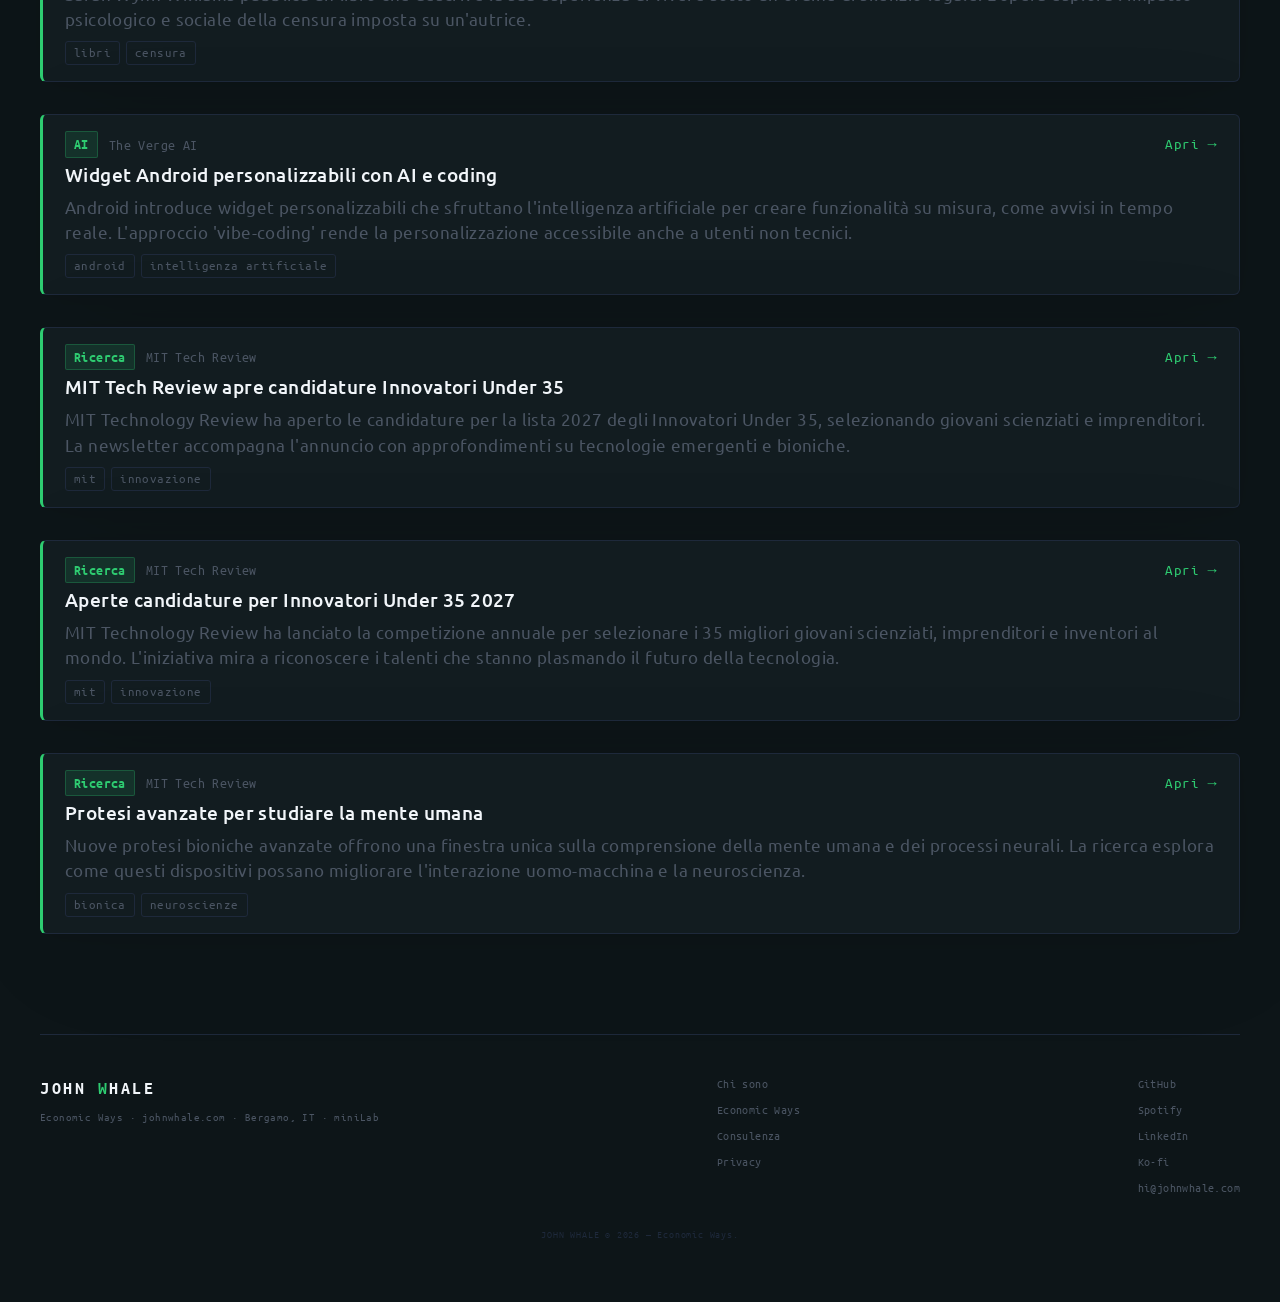
<file: miniLab/index.html>
<!DOCTYPE html>
<html lang="it" data-theme="dark">

<head>
  <meta charset="UTF-8">
  <script>(function(){var s=localStorage.getItem('jw-theme');if(s)document.documentElement.setAttribute('data-theme',s);})()</script>
  <meta name="viewport" content="width=device-width, initial-scale=1.0">
  <title>Daily Brief — meteo e news tech/AI | miniLab · John Whale</title>
  <meta name="description" content="Previsioni regione per regione e rassegna quotidiana di notizie tech e AI, generate automaticamente. Vetrina live di John Whale.">
  <link rel="canonical" href="https://www.johnwhale.com/miniLab/">
  <link rel="icon" type="image/png" href="assets/img/logo_jw_48.png">

  <link rel="stylesheet" href="assets/fonts/fonts.css">
  <link rel="stylesheet" href="vendor/pico.min.css">
  <link rel="stylesheet" href="assets/css/custom.css">

  <script defer src="assets/js/canvas-bg.js"></script>
  <script defer src="assets/js/lab.js"></script>
  <script defer src="vendor/alpine.min.js"></script>

  <style>
    [x-cloak] { display: none !important; }
    body { background-color: transparent !important; }

    .section-label {
      font-family: 'Ubuntu Mono', monospace; font-size: 0.72rem; letter-spacing: 0.18em;
      color: var(--jw-accent); text-transform: uppercase; margin: 1.8rem 0 0.6rem;
      display: flex; align-items: center; gap: 0.75rem;
    }
    .section-label::before { content: ''; width: 1.8rem; height: 1px; background: var(--jw-accent); display: inline-block; }
    .section-note { font-family: 'Ubuntu Mono', monospace; font-size: 0.76rem; color: var(--jw-muted); margin: 0 0 1rem; line-height: 1.5; }

    .meta-mono { font-family: 'Ubuntu Mono', monospace; font-size: 0.72rem; color: var(--jw-muted); }
    .apri-link { font-size: 0.76rem; font-family: 'Ubuntu Mono', monospace; text-decoration: none; color: var(--jw-accent); white-space: nowrap; }
    .apri-link:hover { text-decoration: underline; }
    .score-tag { font-family: 'Ubuntu Mono', monospace; font-weight: 700; font-size: 0.92rem; }
    .empty-state { color: var(--jw-muted); font-size: 0.88rem; font-style: italic; padding: 1rem 0; }

    /* ── Nav allineata a johnwhale.com ─────────────────────── */
    .nav-logo { display: flex; align-items: center; gap: 9px; font-family: 'Ubuntu Mono', monospace; font-weight: 700; font-size: 13px; letter-spacing: 0.2em; color: var(--jw-white); text-decoration: none; }
    .nav-dot { width: 7px; height: 7px; border-radius: 50%; background: var(--jw-accent); flex-shrink: 0; }
    .nav-right { display: flex; align-items: center; gap: 0.7rem; flex-wrap: wrap; }
    .nav-cta { font-family: 'Ubuntu Mono', monospace; font-size: 11px; letter-spacing: 0.1em; border: 1px solid var(--jw-accent); color: var(--jw-accent); background: transparent; border-radius: 4px; padding: 0.32rem 0.8rem; cursor: pointer; transition: background 0.15s; }
    .nav-cta:hover { background: rgba(46,204,113,0.1); }
    .nav-social { display: flex; align-items: center; gap: 0.7rem; }
    .nav-social a { color: var(--jw-muted); display: flex; align-items: center; transition: color 0.15s; }
    .nav-social a:hover { color: var(--jw-accent); }
    .nav-date { font-size: 0.72rem; }
    @media (max-width: 680px) { .nav-date { display: none; } }
    @media (max-width: 560px) { .nav-social { display: none; } }

    .chip-row { display: flex; flex-wrap: wrap; gap: 0.3rem; margin-top: 0.5rem; }
    .chip-kw {
      display: inline-block; border: 1px solid; border-radius: 3px; padding: 0.06rem 0.4rem;
      font-size: 0.66rem; font-family: 'Ubuntu Mono', monospace; background: transparent; white-space: nowrap;
    }

    /* ── Layout a 2 colonne: sx = meteo+news, dx = KPI+offerte ── */
    .main-grid { display: grid; grid-template-columns: minmax(0, 1.45fr) minmax(0, 1fr); gap: 1.5rem; align-items: start; margin-top: 1.5rem; }
    @media (max-width: 900px) { .main-grid { grid-template-columns: 1fr; } }
    .col { min-width: 0; }
    .col .section-label:first-child { margin-top: 1.6rem; }

    .panel { background: var(--jw-bg2); border: 1px solid var(--jw-border); border-radius: 10px; padding: 1.1rem 1.2rem; }
    .panel-title { font-family: 'Ubuntu Mono', monospace; font-size: 0.7rem; letter-spacing: 0.08em; text-transform: uppercase; color: var(--jw-accent); margin: 0 0 0.9rem; }
    /* auto-fit: 4 KPI in fila su desktop, a capo su schermi stretti. Erano su due
       colonne fisse perche' stavano nella colonna destra, stretta, del vecchio
       layout a due colonne (fino al 2026-08-22). */
    .kpi-grid { display: grid; grid-template-columns: repeat(auto-fit, minmax(150px, 1fr)); gap: 0.6rem; }
    .kpi { background: var(--jw-bg3); border: 1px solid var(--jw-border); border-radius: 8px; padding: 0.7rem 0.85rem; }
    .kpi-val { font-family: 'Ubuntu Mono', monospace; font-size: 1.15rem; font-weight: 700; color: var(--jw-accent); line-height: 1.2; }
    .kpi-lbl { font-family: 'Ubuntu Mono', monospace; font-size: 0.6rem; text-transform: uppercase; letter-spacing: 0.06em; color: var(--jw-muted); margin-top: 0.25rem; }

    /* ── Card orizzontali (stile report miniHr) ───────────── */
    .rows { display: flex; flex-direction: column; gap: 0.6rem; }
    .row-item {
      background: var(--jw-bg2); border: 1px solid var(--jw-border); border-left: 3px solid var(--jw-accent);
      border-radius: 6px; padding: 0.8rem 1.1rem; transition: border-color 0.15s;
    }
    .row-item:hover { border-color: rgba(46,204,113,0.4); }
    .row-top { display: flex; align-items: center; gap: 0.55rem; flex-wrap: wrap; }
    .row-title { font-size: 0.96rem; font-weight: 500; margin: 0.2rem 0 0; line-height: 1.35; }
    .row-title a { color: var(--jw-white); text-decoration: none; }
    .row-title a:hover { color: var(--jw-accent); }
    .row-sub {
      font-size: 0.84rem; color: var(--jw-muted); line-height: 1.5; margin: 0.3rem 0 0;
      /* clamp a 2 righe: avvicina l'altezza delle card news a quelle offerte, liste piu' parallele */
      display: -webkit-box; -webkit-line-clamp: 2; line-clamp: 2; -webkit-box-orient: vertical; overflow: hidden;
    }

    .toggle-btn {
      display: inline-flex; align-items: center; gap: 0.4rem; margin-top: 1rem;
      background: var(--jw-bg3); border: 1px solid var(--jw-border); color: var(--jw-accent);
      font-family: 'Ubuntu Mono', monospace; font-size: 0.78rem; border-radius: 6px;
      padding: 0.4rem 0.9rem; cursor: pointer; transition: border-color 0.15s;
    }
    .toggle-btn:hover { border-color: rgba(46,204,113,0.45); }

    /* ── Footer identico a johnwhale.com ───────────────────── */
    .lab-footer { display: flex; justify-content: space-between; gap: 2rem; flex-wrap: wrap; margin-top: 4rem; padding-top: 2rem; border-top: 1px solid var(--jw-border); }
    .footer-mark { font-family: 'Ubuntu Mono', monospace; font-weight: 700; font-size: 18px; letter-spacing: 0.14em; color: var(--jw-white); }
    .footer-mark span { color: var(--jw-accent); }
    .footer-sub { font-family: 'Ubuntu Mono', monospace; font-size: 11px; color: var(--jw-muted); margin-top: 0.35rem; }
    .footer-links { display: flex; flex-direction: column; gap: 0.4rem; }
    .footer-links a { font-family: 'Ubuntu Mono', monospace; font-size: 12px; color: var(--jw-muted); text-decoration: none; transition: color 0.15s; }
    .footer-links a:hover { color: var(--jw-accent); }
    .footer-copy { text-align: center; font-family: 'Ubuntu Mono', monospace; font-size: 10px; color: var(--jw-border); padding: 1.5rem 0 2rem; letter-spacing: 0.08em; }

    /* ── Modale CV ─────────────────────────────────────────── */
    .cv-block { margin-top: 1.4rem; padding-top: 1.1rem; border-top: 1px solid var(--jw-border); }
    .cv-block h5 { font-family: 'Ubuntu Mono', monospace; font-size: 0.72rem; letter-spacing: 0.08em; text-transform: uppercase; color: var(--jw-accent); margin: 0 0 0.7rem; }
    .cv-exp { padding-left: 0.9rem; border-left: 2px solid var(--jw-border); margin-bottom: 1rem; }
    .cv-exp-head { display: flex; justify-content: space-between; gap: 0.5rem; flex-wrap: wrap; align-items: baseline; }
    .cv-exp-role { color: var(--jw-white); font-weight: 500; font-size: 0.92rem; }
    .cv-exp-when { font-family: 'Ubuntu Mono', monospace; font-size: 0.7rem; color: var(--jw-muted); white-space: nowrap; }
    .cv-exp-org { color: var(--jw-accent); font-size: 0.8rem; margin-bottom: 0.35rem; }
    .cv-exp ul, .cv-list { margin: 0; padding-left: 1.1rem; }
    .cv-exp li, .cv-list li { font-size: 0.85rem; color: var(--jw-text); line-height: 1.5; margin-bottom: 0.25rem; }
    .cv-comp { margin-bottom: 0.6rem; }
    .cv-comp-cat { font-family: 'Ubuntu Mono', monospace; font-size: 0.74rem; color: var(--jw-white); margin-bottom: 0.2rem; }
    .meteo-umid { font-size: 0.62rem; color: #74b9ff; display: block; }

    /* ── Intestazione di pagina (Daily Brief / Match) ───────── */
    .page-title { font-family: 'Ubuntu Mono', monospace; font-size: 1.15rem; font-weight: 700;
      letter-spacing: 0.12em; text-transform: uppercase; color: var(--jw-white); margin: 0 0 0.3rem; }
    .page-title::before { content: ''; display: inline-block; width: 1.8rem; height: 2px;
      background: var(--jw-accent); vertical-align: middle; margin-right: 0.75rem; }
    .page-sub { font-size: 0.86rem; color: var(--jw-muted); line-height: 1.6; margin: 0 0 1.6rem; }
  </style>

  <script>window.LAB_DATA = {"generato_il": "28/11/2026 06:03", "regioni": [{"id": "vda", "name": "Valle d'Aosta", "capital": "Aosta", "lat": 45.737, "lon": 7.315}, {"id": "pie", "name": "Piemonte", "capital": "Torino", "lat": 45.063, "lon": 7.671}, {"id": "lig", "name": "Liguria", "capital": "Genova", "lat": 44.405, "lon": 8.946}, {"id": "lom", "name": "Lombardia", "capital": "Milano", "lat": 45.464, "lon": 9.19}, {"id": "taa", "name": "Trentino-A.A.", "capital": "Trento", "lat": 46.07, "lon": 11.119}, {"id": "ven", "name": "Veneto", "capital": "Venezia", "lat": 45.438, "lon": 12.327}, {"id": "fvg", "name": "Friuli-V.G.", "capital": "Trieste", "lat": 45.649, "lon": 13.777}, {"id": "emr", "name": "Emilia-Romagna", "capital": "Bologna", "lat": 44.493, "lon": 11.343}, {"id": "tos", "name": "Toscana", "capital": "Firenze", "lat": 43.771, "lon": 11.254}, {"id": "mar", "name": "Marche", "capital": "Ancona", "lat": 43.616, "lon": 13.516}, {"id": "umb", "name": "Umbria", "capital": "Perugia", "lat": 43.11, "lon": 12.389}, {"id": "laz", "name": "Lazio", "capital": "Roma", "lat": 41.894, "lon": 12.482}, {"id": "abr", "name": "Abruzzo", "capital": "L'Aquila", "lat": 42.354, "lon": 13.395}, {"id": "mol", "name": "Molise", "capital": "Campobasso", "lat": 41.562, "lon": 14.656}, {"id": "cam", "name": "Campania", "capital": "Napoli", "lat": 40.852, "lon": 14.268}, {"id": "bas", "name": "Basilicata", "capital": "Potenza", "lat": 40.639, "lon": 15.806}, {"id": "pug", "name": "Puglia", "capital": "Bari", "lat": 41.117, "lon": 16.872}, {"id": "cal", "name": "Calabria", "capital": "Catanzaro", "lat": 38.91, "lon": 16.587}, {"id": "sic", "name": "Sicilia", "capital": "Palermo", "lat": 38.114, "lon": 13.361}, {"id": "sar", "name": "Sardegna", "capital": "Cagliari", "lat": 39.223, "lon": 9.122}], "news": [{"titolo": "Atari Homebrew Awards Cancelled", "link": "https://forums.atariage.com/topic/394894-atari-homebrew-awards-cancelled/", "fonte": "HackerNews", "argomento": "Dev", "sunto": "Article URL: https://forums.atariage.com/topic/394894-atari-homebrew-awards-cancelled/\nComments URL: https://news.ycombinator.com/item?id=50673688\nPoints: 133\n# Comments: 120", "pubblicato_il": "2026-11-28T02:03:25", "titolo_it": "Atari annulla i premi per sviluppatori homebrew", "sunto_it": "Atari ha deciso di cancellare la cerimonia dei premi per gli sviluppatori homebrew, generando dibattito nella community. La mossa solleva interrogativi sulla strategia dell'azienda riguardo al supporto per la scena indipendente.", "tags": ["atari", "homebrew"]}, {"titolo": "Woman evicted after landlord's AI assistant told her she could delay rent", "link": "https://drmahfouz.substack.com/p/woman-evicted-after-landlords-ai", "fonte": "HackerNews", "argomento": "Dev", "sunto": "Article URL: https://drmahfouz.substack.com/p/woman-evicted-after-landlords-ai\nComments URL: https://news.ycombinator.com/item?id=50673521\nPoints: 113\n# Comments: 86", "pubblicato_il": "2026-11-28T01:32:56", "titolo_it": "Sfratto dopo errore di assistente AI del proprietario", "sunto_it": "Una donna è stata sfrattata dopo che l'assistente AI del suo proprietario ha erroneamente autorizzato un ritardo nel pagamento dell'affitto. Il caso evidenzia i rischi legali e operativi dell'uso non supervisionato dell'intelligenza artificiale.", "tags": ["intelligenza artificiale", "diritto"]}, {"titolo": "Google's DeepCrossAttention achieves comparable model quality up to 3x faster", "link": "https://research.google/blog/supercharging-transformer-residual-connections/", "fonte": "HackerNews", "argomento": "Dev", "sunto": "Article URL: https://research.google/blog/supercharging-transformer-residual-connections/\nComments URL: https://news.ycombinator.com/item?id=50672565\nPoints: 222\n# Comments: 76", "pubblicato_il": "2026-11-27T23:06:29", "titolo_it": "Google presenta DeepCrossAttention per transformer più veloci", "sunto_it": "Google ha introdotto DeepCrossAttention, una nuova architettura che mantiene la qualità dei modelli transformer accelerando i calcoli fino a tre volte. L'innovazione mira a ridurre i costi computazionali per l'addestramento e l'inferenza.", "tags": ["google", "deep learning"]}, {"titolo": "I am scared: Careless People – Sarah Wynn-Williams on living under a gag order", "link": "https://www.theguardian.com/books/2026/nov/27/careless-people-author-sarah-wynn-williams-the-silence-is-mine-it-doesnt-have-to-be-yours", "fonte": "HackerNews", "argomento": "Dev", "sunto": "Article URL: https://www.theguardian.com/books/2026/nov/27/careless-people-author-sarah-wynn-williams-the-silence-is-mine-it-doesnt-have-to-be-yours\nComments URL: https://news.ycombinator.com/item?id=50671301\nPoints: 171\n# Comments: 98", "pubblicato_il": "2026-11-27T20:25:15", "titolo_it": "Autrice racconta vita sotto ordine di silenzio", "sunto_it": "Sarah Wynn-Williams pubblica un libro che descrive la sua esperienza di vivere sotto un ordine di silenzio legale. L'opera esplora l'impatto psicologico e sociale della censura imposta su un'autrice.", "tags": ["libri", "censura"]}, {"titolo": "Android’s DIY widgets are a bit of vibe-coding fun", "link": "https://www.theverge.com/tech/1041801/android-intelligence-create-my-widget-gemini", "fonte": "The Verge AI", "argomento": "AI", "sunto": "Aside from dealing with my calendar, there's one thing I want AI to do: tell me if I'm about to miss the bus. What I need is a widget. It needs to tell me real-time arrivals for the bus stop near my house. Tapping around on my phone screen", "pubblicato_il": "2026-11-27T14:00:00", "titolo_it": "Widget Android personalizzabili con AI e coding", "sunto_it": "Android introduce widget personalizzabili che sfruttano l'intelligenza artificiale per creare funzionalità su misura, come avvisi in tempo reale. L'approccio 'vibe-coding' rende la personalizzazione accessibile anche a utenti non tecnici.", "tags": ["android", "intelligenza artificiale"]}, {"titolo": "The Download: Innovators Under 35 nominations are open, and a bionic window into the mind", "link": "https://www.technologyreview.com/2026/11/27/1149960/the-download-the-download-innovators-under-35-nominations-bionic-hand/", "fonte": "MIT Tech Review", "argomento": "Ricerca", "sunto": "This is today&#8217;s edition of The Download, our weekday newsletter that provides a daily dose of what&#8217;s going on in the world of technology. Our 2027 Innovators Under 35 competition is now open Every year, MIT Technology Review hon", "pubblicato_il": "2026-11-27T13:00:00", "titolo_it": "MIT Tech Review apre candidature Innovatori Under 35", "sunto_it": "MIT Technology Review ha aperto le candidature per la lista 2027 degli Innovatori Under 35, selezionando giovani scienziati e imprenditori. La newsletter accompagna l'annuncio con approfondimenti su tecnologie emergenti e bioniche.", "tags": ["mit", "innovazione"]}, {"titolo": "Our 2027 Innovators Under 35 competition is now open", "link": "https://www.technologyreview.com/2026/11/27/1149857/2027-innovators-under-35-competition-nominate/", "fonte": "MIT Tech Review", "argomento": "Ricerca", "sunto": "Every year, the editors at MIT Technology Review select 35 of the world’s top young scientists, entrepreneurs, and inventors to honor as our newest class of Innovators Under 35. And starting today, our 2027 competition is officially open fo", "pubblicato_il": "2026-11-27T10:48:47", "titolo_it": "Aperte candidature per Innovatori Under 35 2027", "sunto_it": "MIT Technology Review ha lanciato la competizione annuale per selezionare i 35 migliori giovani scienziati, imprenditori e inventori al mondo. L'iniziativa mira a riconoscere i talenti che stanno plasmando il futuro della tecnologia.", "tags": ["mit", "innovazione"]}, {"titolo": "How cutting-edge prosthetics can help probe the human mind", "link": "https://www.technologyreview.com/2026/11/27/1149946/cutting-edge-prosthetics-allow-researchers-to-probe-the-human-mind/", "fonte": "MIT Tech Review", "argomento": "Ricerca", "sunto": "Over the last few weeks, I’ve been talking to Alexander (Avi) Davidson. There are a lot of remarkable things about Avi. He sustained a horrific injury as a teenager, which left him paralyzed and without a left hand. Today, he uses his own e", "pubblicato_il": "2026-11-27T10:00:00", "titolo_it": "Protesi avanzate per studiare la mente umana", "sunto_it": "Nuove protesi bioniche avanzate offrono una finestra unica sulla comprensione della mente umana e dei processi neurali. La ricerca esplora come questi dispositivi possano migliorare l'interazione uomo-macchina e la neuroscienza.", "tags": ["bionica", "neuroscienze"]}]};</script>
</head>

<body x-data="labApp()" x-init="init()">

  <canvas id="bg-canvas"></canvas>
  <div class="hero-overlay"></div>

  <!-- Header fisso — stile nav johnwhale.com -->
  <header class="jw-header">
    <div class="container" style="padding-top:0;padding-bottom:0;">
      <div style="display:flex;justify-content:space-between;align-items:center;gap:0.75rem;flex-wrap:wrap;">
        <a href="https://www.johnwhale.com/" class="nav-logo">
          <span class="nav-dot"></span> JW · MINILAB
        </a>
        <div class="nav-right">
          
          <span class="meta-mono nav-date" x-text="'agg. ' + d.generato_il"></span>
          <div class="nav-social">
            <a href="https://github.com/johnwhaledev/" target="_blank" rel="noopener" aria-label="GitHub">
              <svg width="16" height="16" viewBox="0 0 24 24" fill="currentColor"><path d="M12 0C5.37 0 0 5.37 0 12c0 5.3 3.438 9.8 8.205 11.385.6.113.82-.258.82-.577 0-.285-.01-1.04-.015-2.04-3.338.724-4.042-1.61-4.042-1.61C4.422 18.07 3.633 17.7 3.633 17.7c-1.087-.744.084-.729.084-.729 1.205.084 1.838 1.236 1.838 1.236 1.07 1.835 2.809 1.305 3.495.998.108-.776.417-1.305.76-1.605-2.665-.3-5.466-1.332-5.466-5.93 0-1.31.465-2.38 1.235-3.22-.135-.303-.54-1.523.105-3.176 0 0 1.005-.322 3.3 1.23.96-.267 1.98-.399 3-.405 1.02.006 2.04.138 3 .405 2.28-1.552 3.285-1.23 3.285-1.23.645 1.653.24 2.873.12 3.176.765.84 1.23 1.91 1.23 3.22 0 4.61-2.805 5.625-5.475 5.92.42.36.81 1.096.81 2.22 0 1.606-.015 2.896-.015 3.286 0 .315.21.69.825.57C20.565 21.795 24 17.295 24 12c0-6.63-5.37-12-12-12"/></svg>
            </a>
            <a href="https://open.spotify.com/intl-it/artist/7etRtq3G1vv4HOwIO29VgK" target="_blank" rel="noopener" aria-label="Spotify">
              <svg width="16" height="16" viewBox="0 0 24 24" fill="currentColor"><path d="M12 0C5.4 0 0 5.4 0 12s5.4 12 12 12 12-5.4 12-12S18.66 0 12 0zm5.521 17.34c-.24.359-.66.48-1.021.24-2.82-1.74-6.36-2.101-10.561-1.141-.418.122-.779-.179-.899-.539-.12-.421.18-.78.54-.9 4.56-1.021 8.52-.6 11.64 1.32.42.18.479.659.301 1.02zm1.44-3.3c-.301.42-.841.6-1.262.3-3.239-1.98-8.159-2.58-11.939-1.38-.479.12-1.02-.12-1.14-.6-.12-.48.12-1.021.6-1.141C9.6 9.9 15 10.561 18.72 12.84c.361.181.54.78.241 1.2zm.12-3.36C15.24 8.4 8.82 8.16 5.16 9.301c-.6.179-1.2-.181-1.38-.721-.18-.601.18-1.2.72-1.381 4.26-1.26 11.28-1.02 15.721 1.621.539.3.719 1.02.419 1.56-.299.421-1.02.599-1.559.3z"/></svg>
            </a>
            <a href="https://www.linkedin.com/in/gianluca-savona/" target="_blank" rel="noopener" aria-label="LinkedIn">
              <svg width="16" height="16" viewBox="0 0 24 24" fill="currentColor"><path d="M20.45 20.45h-3.55v-5.57c0-1.33-.03-3.04-1.85-3.04-1.85 0-2.14 1.45-2.14 2.94v5.67H9.35V9h3.41v1.56h.05c.48-.9 1.64-1.85 3.37-1.85 3.6 0 4.27 2.37 4.27 5.46v6.28zM5.34 7.43c-1.14 0-2.06-.93-2.06-2.07 0-1.14.92-2.06 2.06-2.06 1.14 0 2.06.92 2.06 2.06 0 1.14-.92 2.07-2.06 2.07zm1.78 13.02H3.56V9h3.56v11.45zM22.22 0H1.77C.79 0 0 .77 0 1.73v20.54C0 23.23.79 24 1.77 24h20.45C23.2 24 24 23.23 24 22.27V1.73C24 .77 23.2 0 22.22 0z"/></svg>
            </a>
            <a href="https://ko-fi.com/johnwhale" target="_blank" rel="noopener" aria-label="Ko-fi">
              <svg width="16" height="16" viewBox="0 0 24 24" fill="none" stroke="currentColor" stroke-width="2" stroke-linecap="round" stroke-linejoin="round"><path d="M18 8h1a4 4 0 0 1 0 8h-1"/><path d="M2 8h16v9a4 4 0 0 1-4 4H6a4 4 0 0 1-4-4Z"/><line x1="6" y1="2" x2="6" y2="4"/><line x1="10" y1="2" x2="10" y2="4"/><line x1="14" y1="2" x2="14" y2="4"/></svg>
            </a>
            <a href="mailto:hi@johnwhale.com" aria-label="Email">
              <svg width="16" height="16" viewBox="0 0 24 24" fill="none" stroke="currentColor" stroke-width="2" stroke-linecap="round" stroke-linejoin="round"><rect x="2" y="4" width="20" height="16" rx="2"/><path d="m22 7-8.97 5.7a1.94 1.94 0 0 1-2.06 0L2 7"/></svg>
            </a>
          </div>
        </div>
      </div>
    </div>
  </header>

  <main class="container content-wrapper" style="padding-top:4.5rem;" x-cloak>

    <h1 class="page-title">Daily Brief</h1>
    <p class="page-sub">Meteo regione per regione e rassegna tech/AI, rigenerati automaticamente a ogni build.</p>

    <div class="panel" id="meteo">
      <div class="panel-title">Meteo Italia — 3 giorni × 4 fasce · clicca una regione</div>
      <div class="meteo-modal-layout">
        <div class="meteo-modal-map">
          <svg class="italy-map" xmlns="http://www.w3.org/2000/svg" viewBox="0 0 200 440"
               @click="const p=$event.target.closest('path'); if(p){ const r=regioni.find(x=>x.id===p.dataset.id); if(r) selectRegion(r); }"
               @mouseover="const p=$event.target.closest('path'); if(p){ document.querySelectorAll('.italy-map path').forEach(x=>x.classList.remove('selected')); p.classList.add('selected'); }"
               @mouseleave="document.querySelectorAll('.italy-map path').forEach(x=>{ x.classList.remove('selected'); if(meteoSelected && x.dataset.id===meteoSelected.id) x.classList.add('selected'); })">
            <path id="r-pie" data-id="pie" data-name="Piemonte" data-lat="45.063" data-lon="7.671" d="M 2,42 L 24,42 L 23,64 L 47,63 L 48,148 L 2,148 Z"/>
            <path id="r-vda" data-id="vda" data-name="Valle d'Aosta" data-lat="45.737" data-lon="7.315" d="M 4,42 L 24,42 L 23,64 L 4,63 Z"/>
            <path id="r-lig" data-id="lig" data-name="Liguria" data-lat="44.405" data-lon="8.946" d="M 16,110 L 48,104 L 72,110 L 70,132 L 16,130 Z"/>
            <path id="r-lom" data-id="lom" data-name="Lombardia" data-lat="45.464" data-lon="9.190" d="M 37,20 L 95,16 L 97,98 L 37,100 Z"/>
            <path id="r-taa" data-id="taa" data-name="Trentino-A.A." data-lat="46.070" data-lon="11.119" d="M 70,2 L 120,2 L 118,44 L 95,52 L 70,52 Z"/>
            <path id="r-ven" data-id="ven" data-name="Veneto" data-lat="45.438" data-lon="12.327" d="M 95,44 L 148,30 L 150,76 L 130,110 L 97,108 Z"/>
            <path id="r-fvg" data-id="fvg" data-name="Friuli-V.G." data-lat="45.649" data-lon="13.777" d="M 130,28 L 162,28 L 160,90 L 130,90 Z"/>
            <path id="r-emr" data-id="emr" data-name="Emilia-Romagna" data-lat="44.493" data-lon="11.343" d="M 37,100 L 130,98 L 125,128 L 103,144 L 37,144 Z"/>
            <path id="r-tos" data-id="tos" data-name="Toscana" data-lat="43.771" data-lon="11.254" d="M 34,142 L 103,142 L 98,170 L 90,200 L 66,210 L 34,200 Z"/>
            <path id="r-mar" data-id="mar" data-name="Marche" data-lat="43.616" data-lon="13.516" d="M 103,132 L 145,124 L 142,190 L 103,190 Z"/>
            <path id="r-umb" data-id="umb" data-name="Umbria" data-lat="43.110" data-lon="12.389" d="M 87,168 L 130,165 L 127,214 L 89,214 Z"/>
            <path id="r-laz" data-id="laz" data-name="Lazio" data-lat="41.894" data-lon="12.482" d="M 65,193 L 130,190 L 127,254 L 87,264 L 65,254 Z"/>
            <path id="r-abr" data-id="abr" data-name="Abruzzo" data-lat="42.354" data-lon="13.395" d="M 103,178 L 150,172 L 147,230 L 105,230 Z"/>
            <path id="r-mol" data-id="mol" data-name="Molise" data-lat="41.562" data-lon="14.656" d="M 116,224 L 158,220 L 155,255 L 118,255 Z"/>
            <path id="r-cam" data-id="cam" data-name="Campania" data-lat="40.852" data-lon="14.268" d="M 88,248 L 160,243 L 155,282 L 120,298 L 90,294 Z"/>
            <path id="r-bas" data-id="bas" data-name="Basilicata" data-lat="40.639" data-lon="15.806" d="M 120,272 L 174,265 L 170,318 L 123,318 Z"/>
            <path id="r-pug" data-id="pug" data-name="Puglia" data-lat="41.117" data-lon="16.872" d="M 150,174 L 198,170 L 196,242 L 190,272 L 182,294 L 172,326 L 158,338 L 148,320 L 153,282 L 150,244 Z"/>
            <path id="r-cal" data-id="cal" data-name="Calabria" data-lat="38.910" data-lon="16.587" d="M 125,302 L 176,298 L 180,338 L 163,390 L 140,398 L 120,382 L 128,338 Z"/>
            <path id="r-sic" data-id="sic" data-name="Sicilia" data-lat="38.114" data-lon="13.361" d="M 66,358 L 178,352 L 174,402 L 106,414 L 73,400 Z"/>
            <path id="r-sar" data-id="sar" data-name="Sardegna" data-lat="39.223" data-lon="9.122" d="M 10,256 L 60,250 L 66,305 L 62,385 L 18,380 L 7,318 Z"/>
            <g pointer-events="none" text-anchor="middle" font-family="Ubuntu Mono, monospace" fill="rgba(255,255,255,0.6)">
              <text x="14"  y="55"  font-size="3.8">VdA</text>
              <text x="25"  y="100" font-size="5.5">Piemonte</text>
              <text x="44"  y="120" font-size="5">Liguria</text>
              <text x="67"  y="61"  font-size="5.5">Lombardia</text>
              <text x="95"  y="30"  font-size="5">Trentino</text>
              <text x="124" y="73"  font-size="5.5">Veneto</text>
              <text x="146" y="62"  font-size="4.5">Friuli</text>
              <text x="83"  y="125" font-size="5.5">Emilia-R.</text>
              <text x="66"  y="179" font-size="5.5">Toscana</text>
              <text x="124" y="160" font-size="5">Marche</text>
              <text x="108" y="193" font-size="5">Umbria</text>
              <text x="97"  y="227" font-size="5.5">Lazio</text>
              <text x="126" y="205" font-size="5">Abruzzo</text>
              <text x="137" y="240" font-size="3.8">Molise</text>
              <text x="122" y="273" font-size="5">Campania</text>
              <text x="147" y="295" font-size="4.2">Basilicata</text>
              <text x="174" y="253" font-size="5.5">Puglia</text>
              <text x="151" y="349" font-size="5">Calabria</text>
              <text x="122" y="385" font-size="5.5">Sicilia</text>
              <text x="37"  y="321" font-size="5.5">Sardegna</text>
            </g>
          </svg>
        </div>
        <div class="meteo-modal-panel">
          <template x-if="meteoSelected">
            <div>
              <div class="meteo-region-title" x-text="meteoSelected.name"></div>
              <div class="meteo-region-sub" x-text="'Capoluogo: ' + meteoSelected.capital"></div>
            </div>
          </template>
          <div x-show="meteoLoading" style="color:var(--jw-muted);font-size:0.85rem;" aria-busy="true">Caricamento previsioni...</div>
          <template x-if="!meteoLoading && meteoForecast">
            <table class="meteo-table">
              <thead>
                <tr>
                  <th></th>
                  <template x-for="g in meteoForecast" :key="g.date"><th x-text="g.label"></th></template>
                </tr>
              </thead>
              <tbody>
                <template x-for="(flabel, fi) in ['🌙 Notte','🌄 Mattina','☀️ Pomeriggio','🌆 Sera']" :key="fi">
                  <tr>
                    <td x-text="flabel"></td>
                    <template x-for="g in meteoForecast" :key="g.date + fi">
                      <td>
                        <span x-text="g.fasce[fi].emoji"></span>
                        <span class="meteo-temp" x-text="(g.fasce[fi].temp ?? '–') + '°'"></span>
                        <span class="meteo-umid" x-show="g.fasce[fi].umid != null" x-text="'💦 ' + g.fasce[fi].umid + '%'"></span>
                        <span class="meteo-rain" x-show="g.fasce[fi].rain > 20" x-text="'☔ ' + g.fasce[fi].rain + '%'"></span>
                      </td>
                    </template>
                  </tr>
                </template>
              </tbody>
            </table>
          </template>
        </div>
      </div>
    </div>

    <div class="section-label">News tech / AI</div>
    <p class="section-note">
      Titoli e sintesi tradotti/riassunti con l'ausilio di un modello linguistico automatico.
    </p>
    <div class="empty-state" x-show="!news.length">Nessuna notizia disponibile in questo build.</div>
    <div class="rows" x-show="news.length">
      <template x-for="(n, i) in news" :key="i">
        <article class="row-item" x-show="i < 8 || newsEspanse">
          <div class="row-top">
            <span class="badge tag-green" style="font-size:0.68rem;" x-text="n.argomento"></span>
            <span class="meta-mono" x-text="n.fonte"></span>
            <a class="apri-link" :href="n.link" target="_blank" rel="noopener" style="margin-left:auto;">Apri →</a>
          </div>
          <div class="row-title"><a :href="n.link" target="_blank" rel="noopener" x-text="n.titolo_it || n.titolo"></a></div>
          <p class="row-sub" x-text="n.sunto_it || n.sunto"></p>
          <div class="chip-row" x-show="n.tags && n.tags.length">
            <template x-for="t in (n.tags || [])" :key="t">
              <span class="chip-kw" style="color:var(--jw-muted);border-color:var(--jw-border);" x-text="t"></span>
            </template>
          </div>
        </article>
      </template>
    </div>
    <button class="toggle-btn" x-show="news.length > 8" @click="newsEspanse = !newsEspanse">
      <span x-text="newsEspanse ? '▴ Mostra meno' : ('▾ Mostra altre ' + (news.length - 8) + ' news')"></span>
    </button>


    <!-- Footer — identico a johnwhale.com -->
    <footer class="lab-footer">
      <div>
        <div class="footer-mark">JOHN <span>W</span>HALE</div>
        <div class="footer-sub">Economic Ways · johnwhale.com · Bergamo, IT · miniLab</div>
      </div>
      <div class="footer-links">
        <a href="https://www.johnwhale.com/#about">Chi sono</a>
        <a href="https://www.johnwhale.com/#philosophy">Economic Ways</a>
        <a href="https://www.johnwhale.com/#consulting">Consulenza</a>
        <a href="https://www.johnwhale.com/privacy.html">Privacy</a>
      </div>
      <div class="footer-links">
        <a href="https://github.com/johnwhaledev/" target="_blank" rel="noopener">GitHub</a>
        <a href="https://open.spotify.com/intl-it/artist/7etRtq3G1vv4HOwIO29VgK" target="_blank" rel="noopener">Spotify</a>
        <a href="https://www.linkedin.com/in/gianluca-savona/" target="_blank" rel="noopener">LinkedIn</a>
        <a href="https://ko-fi.com/johnwhale" target="_blank" rel="noopener">Ko-fi</a>
        <a href="mailto:hi@johnwhale.com">hi@johnwhale.com</a>
      </div>
    </footer>
    <div class="footer-copy">JOHN WHALE © 2026 — Economic Ways.</div>

  </main>



<script data-goatcounter="https://minilab.goatcounter.com/count"
        async src="//gc.zgo.at/count.js"></script>

</body>

</html>
</file>
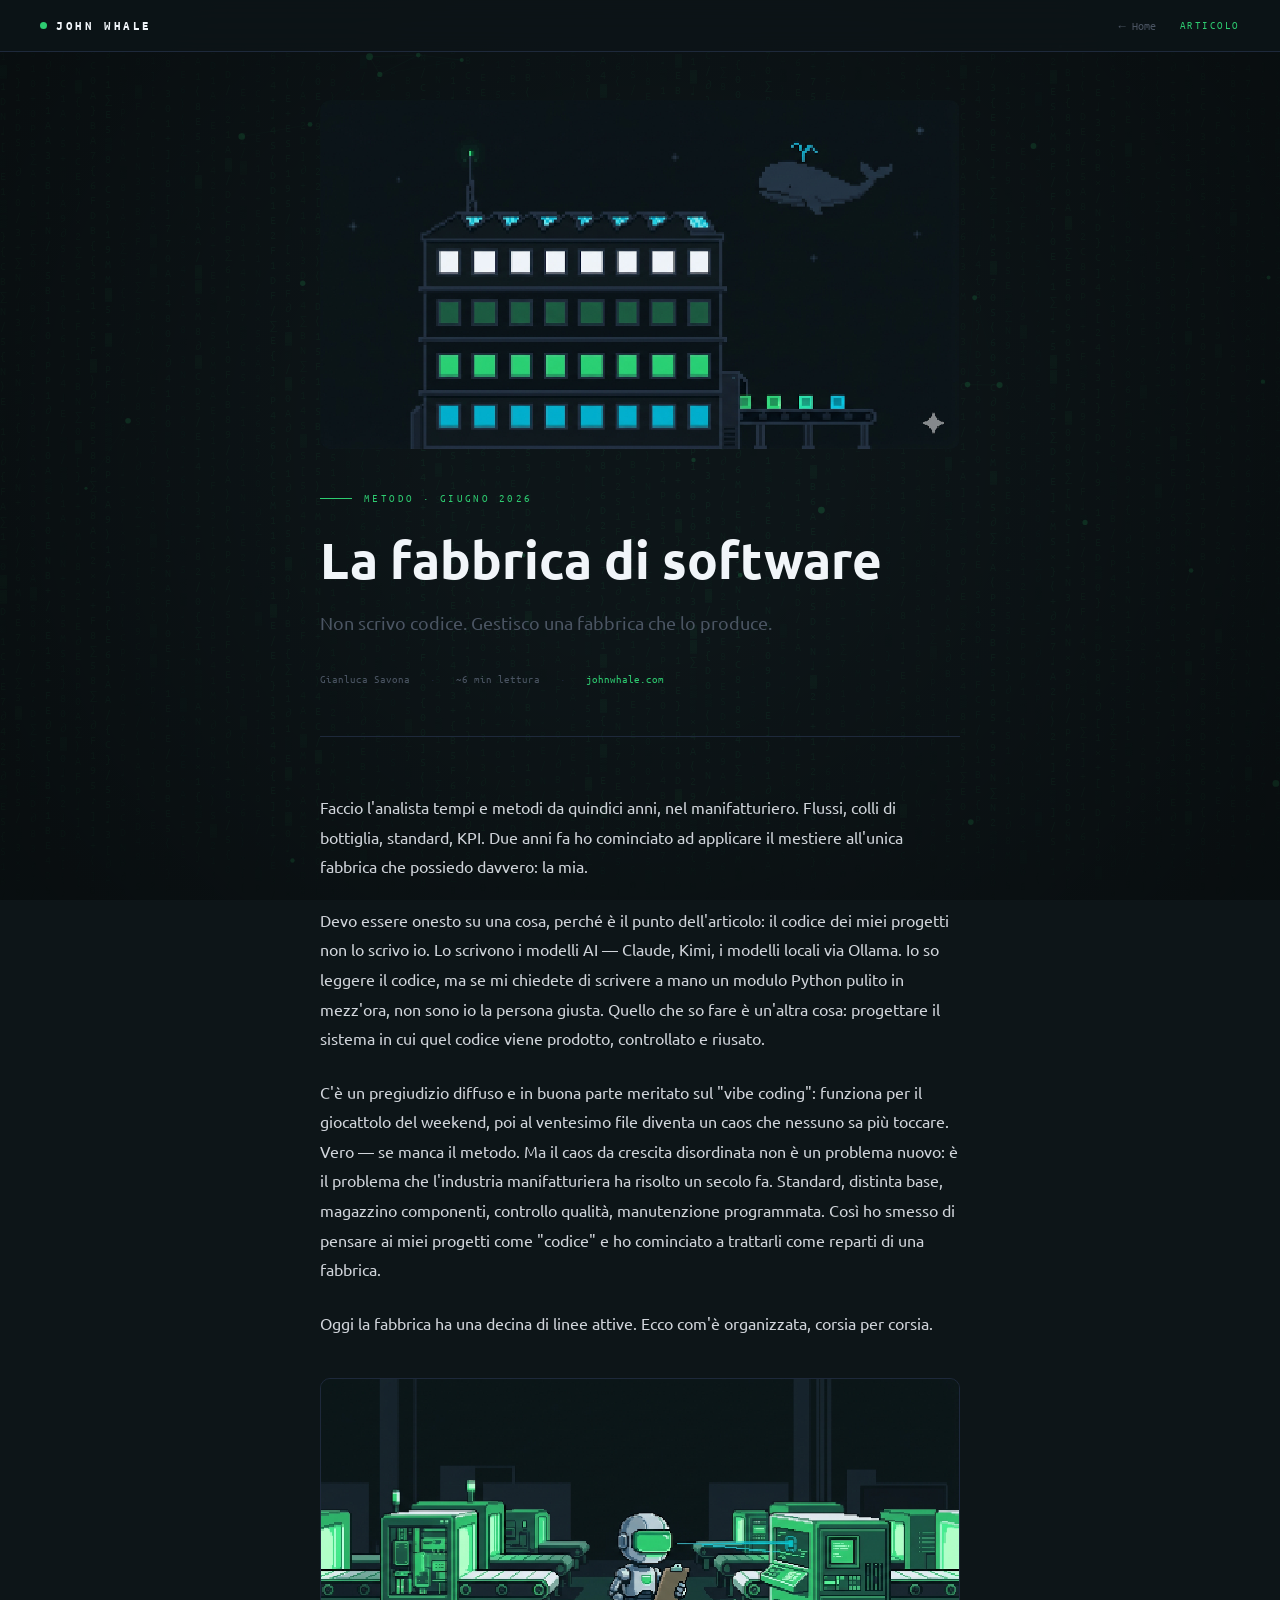
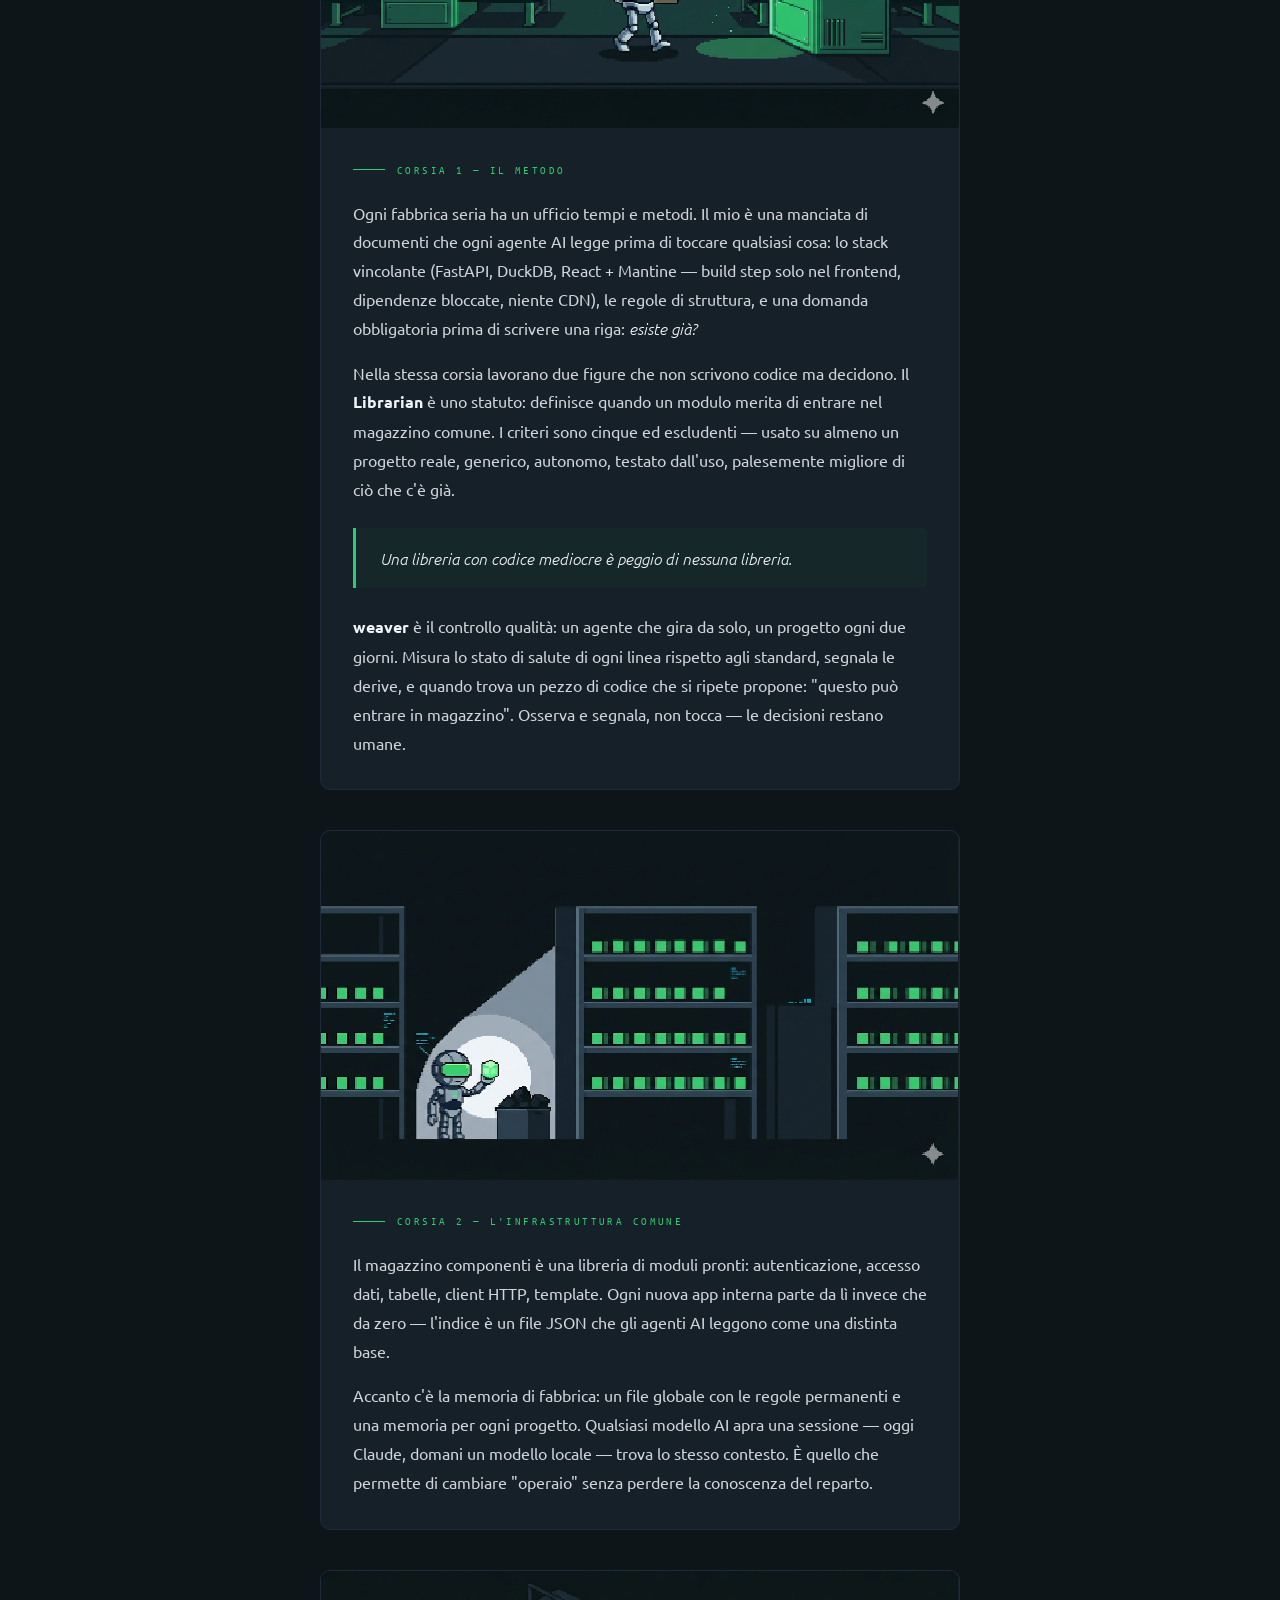
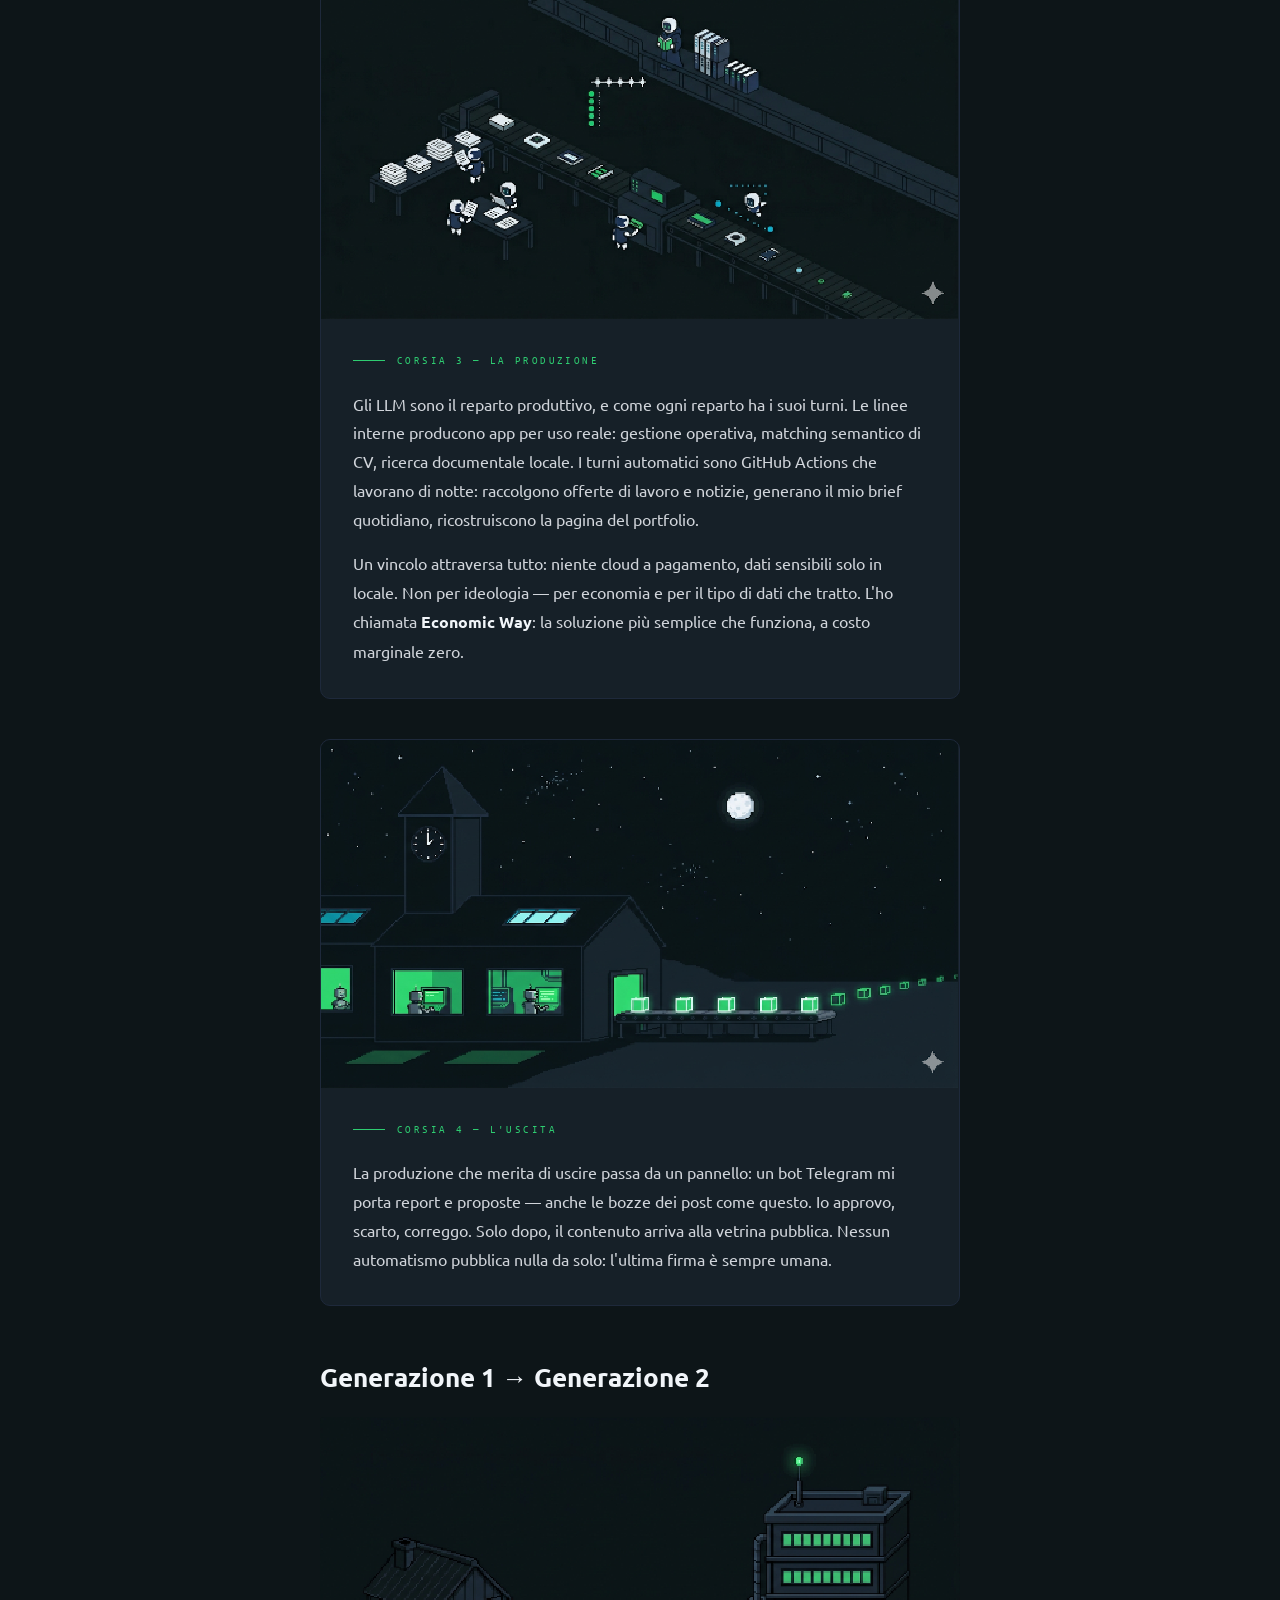
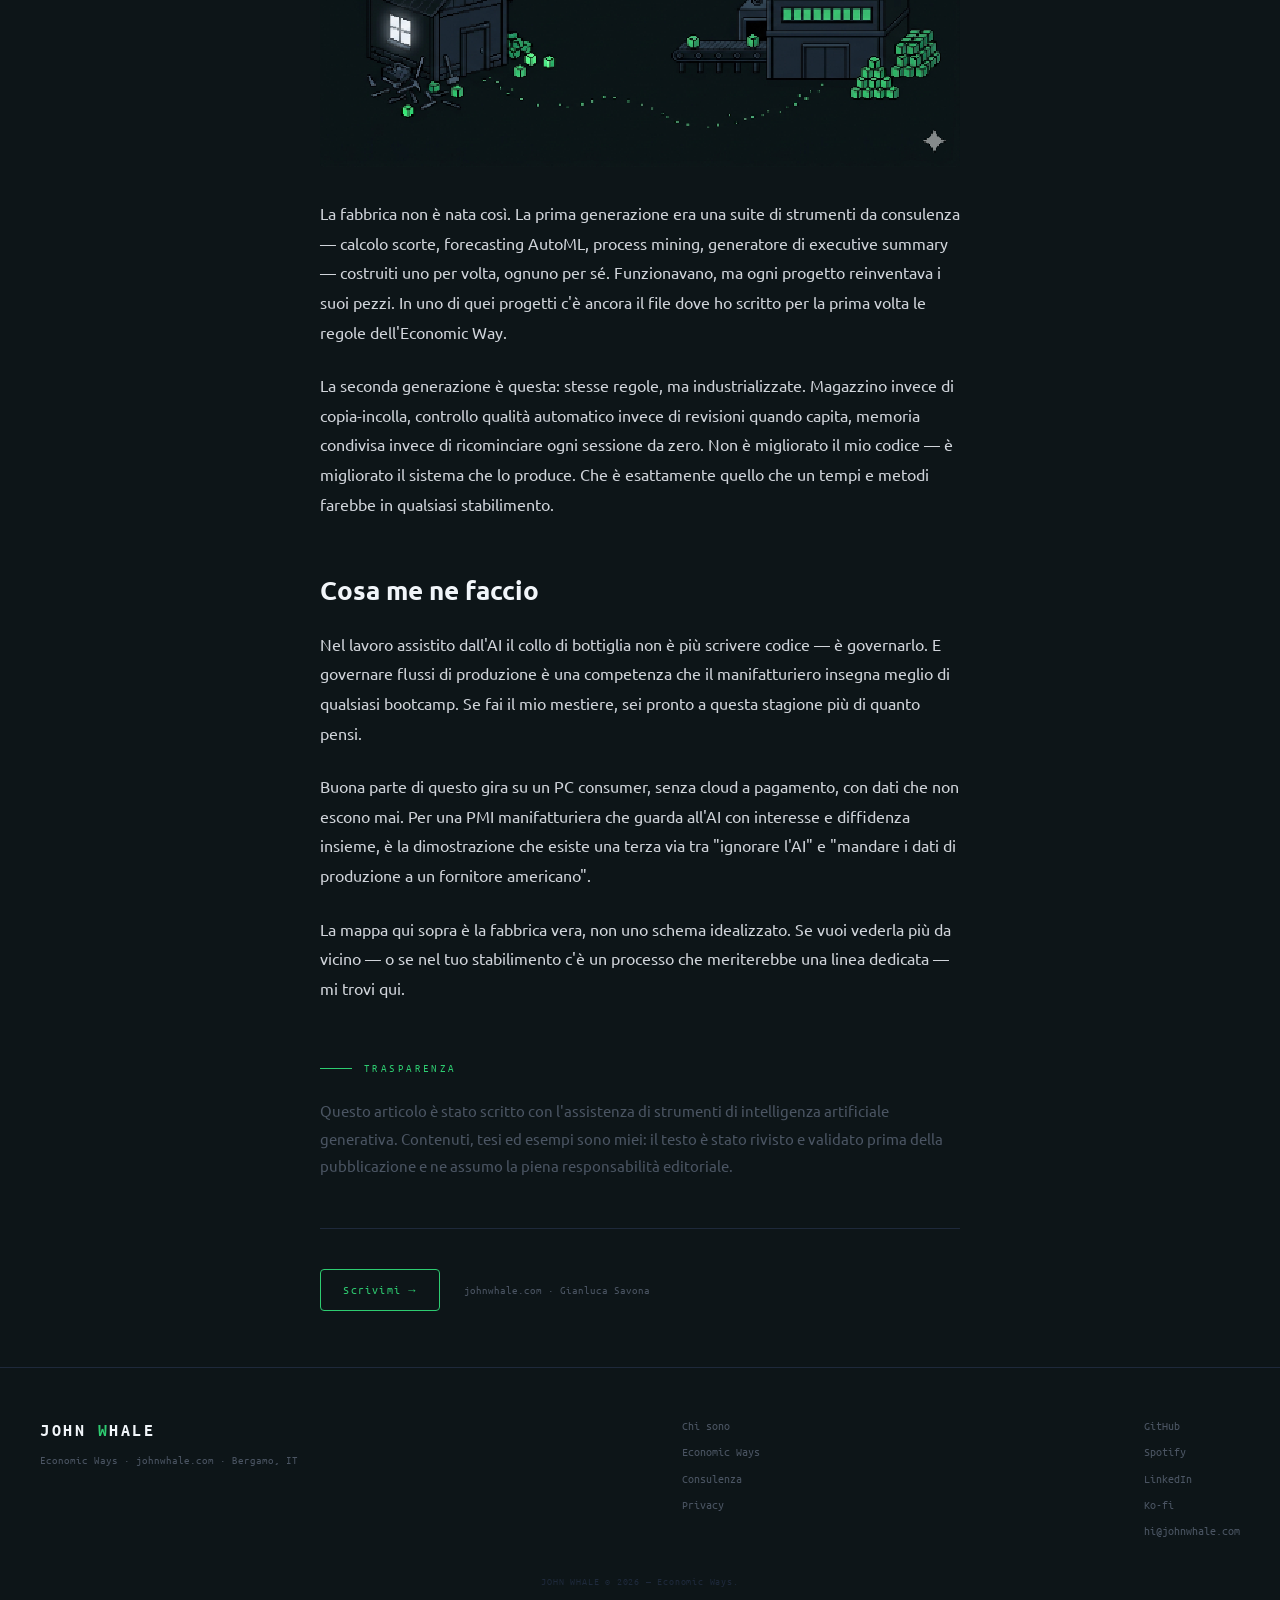
<file: fabbrica.html>
<!DOCTYPE html>
<html lang="it">
<head>
<meta charset="UTF-8">
<meta name="viewport" content="width=device-width, initial-scale=1.0">
<title>La fabbrica di software — Gianluca Savona | John Whale</title>
<meta name="description" content="Non scrivo codice. Gestisco una fabbrica che lo produce. Come ho applicato il mestiere di analista tempi e metodi ai miei progetti software.">
<meta name="robots" content="index, follow">
<link rel="canonical" href="https://www.johnwhale.com/fabbrica.html">

<!-- Geo -->
<meta name="geo.region" content="IT-BG">
<meta name="geo.placename" content="Bergamo, Italy">
<meta name="geo.position" content="45.6983;9.6773">
<meta name="ICBM" content="45.6983, 9.6773">

<!-- Open Graph -->
<meta property="og:type" content="article">
<meta property="og:url" content="https://www.johnwhale.com/fabbrica.html">
<meta property="og:site_name" content="John Whale">
<meta property="og:locale" content="it_IT">
<meta property="og:title" content="La fabbrica di software — John Whale">
<meta property="og:description" content="Non scrivo codice. Gestisco una fabbrica che lo produce. Come ho applicato il mestiere di analista tempi e metodi ai miei progetti software.">
<meta property="og:image" content="https://www.johnwhale.com/assets/fabbrica/1.png">
<meta property="article:author" content="Gianluca Savona">
<meta property="article:published_time" content="2026-06-01">

<!-- Twitter Card -->
<meta name="twitter:card" content="summary_large_image">
<meta name="twitter:title" content="La fabbrica di software — John Whale">
<meta name="twitter:description" content="Non scrivo codice. Gestisco una fabbrica che lo produce. Come ho applicato il mestiere di analista tempi e metodi ai miei progetti software.">
<meta name="twitter:image" content="https://www.johnwhale.com/assets/fabbrica/1.png">

<link rel="icon" href="assets/favicon.ico">

<!-- Schema.org -->
<script type="application/ld+json">
{
  "@context": "https://schema.org",
  "@type": "Article",
  "headline": "La fabbrica di software",
  "description": "Non scrivo codice. Gestisco una fabbrica che lo produce.",
  "author": {
    "@type": "Person",
    "name": "Gianluca Savona",
    "alternateName": "John Whale",
    "url": "https://www.johnwhale.com"
  },
  "publisher": {
    "@type": "Organization",
    "name": "John Whale",
    "url": "https://www.johnwhale.com"
  },
  "datePublished": "2026-06-01",
  "url": "https://www.johnwhale.com/fabbrica.html",
  "image": "https://www.johnwhale.com/assets/fabbrica/1.png"
}
</script>

<link rel="stylesheet" href="assets/fonts/fonts.css">
<style>
:root {
  --bg:     #0d1518; --bg2: #121c20; --bg3: #162028;
  --border: #1e293b; --text: #d1d5db; --muted: #4b5563;
  --accent: #2ecc71; --white: #f1f5f9;
  --mono:  'Ubuntu Mono', monospace;
  --sans:  'Ubuntu', sans-serif;
  --r: 4px; --rl: 10px;
}
*, *::before, *::after { box-sizing: border-box; margin: 0; padding: 0; }
html { scroll-behavior: smooth; background: var(--bg); }
body { background: transparent; color: var(--text); font-family: var(--sans); font-size: 16px; line-height: 1.65; -webkit-font-smoothing: antialiased; overflow-x: hidden; }

/* ── SFONDO ANIMATO ── */
#bg { position: fixed; inset: 0; width: 100%; height: 100%; z-index: -1; display: block; }

/* ── PROGRESS BAR ── */
#progress-bar { position: fixed; top: 0; left: 0; height: 2px; background: var(--accent); width: 0%; z-index: 300; transition: width .1s linear; }

/* ── NAV ── */
nav {
  position: sticky; top: 0; left: 0; right: 0; z-index: 200;
  height: 52px; display: flex; align-items: center; justify-content: space-between;
  padding: 0 2.5rem;
  background: rgba(13,21,24,.9); backdrop-filter: blur(14px);
  border-bottom: 1px solid var(--border);
}
.nav-logo { display: flex; align-items: center; gap: 9px; font-family: var(--mono); font-weight: 700; font-size: 13px; letter-spacing: .2em; color: var(--white); text-decoration: none; }
.nav-dot { width: 7px; height: 7px; border-radius: 50%; background: var(--accent); }
.nav-right { display: flex; align-items: center; gap: 1.5rem; }
.nav-back { font-family: var(--mono); font-size: 12px; color: var(--muted); text-decoration: none; transition: color .15s; }
.nav-back:hover { color: var(--accent); }
.nav-tag { font-family: var(--mono); font-size: 11px; letter-spacing: .14em; color: var(--accent); }
@media(max-width:520px) { nav { padding: 0 1.25rem; } .nav-tag { display: none; } }

/* ── LAYOUT ── */
.container-article { max-width: 720px; margin: 0 auto; padding: 0 2.5rem; }
@media(max-width:520px) { .container-article { padding: 0 1.25rem; } }

/* ── HERO IMAGE ── */
.article-hero-img { width: 100%; border-radius: var(--rl); display: block; image-rendering: pixelated; margin-top: 3rem; }

/* ── ARTICLE HEADER ── */
.article-header { padding: 2.5rem 0 3rem; border-bottom: 1px solid var(--border); }
.article-label { font-family: var(--mono); font-size: 11px; letter-spacing: .22em; color: var(--accent); text-transform: uppercase; display: flex; align-items: center; gap: .75rem; margin-bottom: 1.5rem; }
.article-label::before { content: ''; width: 2rem; height: 1px; background: var(--accent); display: inline-block; }
.article-title { font-family: var(--sans); font-size: clamp(2rem, 5vw, 3.2rem); font-weight: 700; color: var(--white); line-height: 1.1; margin-bottom: 1.25rem; }
.article-subtitle { font-size: 1.1rem; color: var(--muted); line-height: 1.7; margin-bottom: 2rem; }
.article-meta { display: flex; flex-wrap: wrap; gap: .5rem 1.25rem; font-family: var(--mono); font-size: 11px; color: var(--muted); }
.article-meta .sep { color: var(--border); }
.article-meta .hi { color: var(--accent); }

/* ── ARTICLE BODY ── */
article { padding: 3.5rem 0; }
.prose p { margin-bottom: 1.5rem; line-height: 1.85; }
.prose em { color: var(--white); font-style: italic; }
.prose strong { color: var(--white); font-weight: 600; }
.prose h2 { font-family: var(--sans); font-size: 1.6rem; font-weight: 700; color: var(--white); margin: 3.5rem 0 1.5rem; line-height: 1.2; }

/* ── CORSIA LABEL ── */
.corsia-label { font-family: var(--mono); font-size: 11px; letter-spacing: .22em; color: var(--accent); text-transform: uppercase; display: flex; align-items: center; gap: .75rem; margin-bottom: 1.25rem; }
.corsia-label::before { content: ''; display: inline-block; width: 2rem; height: 1px; background: var(--accent); }

/* ── CARD ── */
.card { background: var(--bg3); border: 1px solid var(--border); border-radius: var(--rl); overflow: hidden; margin: 2.5rem 0; }
.card img { width: 100%; display: block; image-rendering: pixelated; }
.card-body { padding: 2rem; }
.card-body p { margin-bottom: 1rem; line-height: 1.8; }
.card-body p:last-child { margin-bottom: 0; }

/* ── PULLQUOTE ── */
.pullquote { border-left: 3px solid var(--accent); padding: 1rem 1.5rem; margin: 1.5rem 0; background: rgba(46,204,113,.04); border-radius: 0 var(--r) var(--r) 0; }
.pullquote p { color: var(--white); font-style: italic; margin-bottom: 0 !important; }

/* ── NOTA DI TRASPARENZA (art. 50 AI Act) ── */
.article-transparency { margin-top: 3.5rem; }
.article-transparency p { font-size: .95rem; color: var(--muted); line-height: 1.8; margin-bottom: 0 !important; }

/* ── SECTION IMAGE ── */
.section-img { width: 100%; border-radius: var(--r); display: block; image-rendering: pixelated; margin-bottom: 2rem; }

/* ── CTA ── */
.article-cta { margin-top: 3rem; padding-top: 2.5rem; border-top: 1px solid var(--border); display: flex; flex-wrap: wrap; align-items: center; gap: 1.5rem; }
.btn { font-family: var(--mono); font-size: 12px; letter-spacing: .1em; border-radius: var(--r); padding: .65rem 1.4rem; cursor: pointer; border: 1px solid; display: inline-flex; align-items: center; gap: .5rem; text-decoration: none; transition: all .15s; }
.btn-outline { background: transparent; color: var(--accent); border-color: var(--accent); }
.btn-outline:hover { background: rgba(46,204,113,.08); }
.cta-note { font-family: var(--mono); font-size: 11px; color: var(--muted); }

/* ── FOOTER ── */
footer { border-top: 1px solid var(--border); padding: 3rem 2.5rem 2rem; display: flex; justify-content: space-between; flex-wrap: wrap; gap: 2rem; }
.footer-mark { font-family: var(--mono); font-weight: 700; font-size: 18px; letter-spacing: .14em; color: var(--white); }
.footer-mark span { color: var(--accent); }
.footer-sub { font-family: var(--mono); font-size: 11px; color: var(--muted); margin-top: .35rem; }
.footer-links { display: flex; flex-direction: column; gap: .4rem; }
.footer-links a { font-family: var(--mono); font-size: 12px; color: var(--muted); text-decoration: none; transition: color .15s; }
.footer-links a:hover { color: var(--accent); }
.footer-copy { text-align: center; font-family: var(--mono); font-size: 10px; color: var(--border); padding: 0 2.5rem 1.5rem; letter-spacing: .08em; }
</style>
</head>
<body>

<canvas id="bg"></canvas>

<div id="progress-bar"></div>

<!-- NAV -->
<nav>
  <a href="index.html" class="nav-logo">
    <span class="nav-dot"></span>
    JOHN WHALE
  </a>
  <div class="nav-right">
    <a href="index.html" class="nav-back">← Home</a>
    <span class="nav-tag">ARTICOLO</span>
  </div>
</nav>

<!-- HERO IMAGE -->
<div class="container-article">
  <img src="assets/fabbrica/1.png" alt="La fabbrica di software — illustrazione pixel art" class="article-hero-img">
</div>

<!-- ARTICLE HEADER -->
<div class="container-article">
  <header class="article-header">
    <div class="article-label">Metodo · Giugno 2026</div>
    <h1 class="article-title">La fabbrica di software</h1>
    <p class="article-subtitle">Non scrivo codice. Gestisco una fabbrica che lo produce.</p>
    <div class="article-meta">
      <span>Gianluca Savona</span>
      <span class="sep">·</span>
      <span>~6 min lettura</span>
      <span class="sep">·</span>
      <span class="hi">johnwhale.com</span>
    </div>
  </header>
</div>

<!-- ARTICLE BODY -->
<div class="container-article">
<article class="prose">

  <p>Faccio l'analista tempi e metodi da quindici anni, nel manifatturiero. Flussi, colli di bottiglia, standard, KPI. Due anni fa ho cominciato ad applicare il mestiere all'unica fabbrica che possiedo davvero: la mia.</p>

  <p>Devo essere onesto su una cosa, perché è il punto dell'articolo: il codice dei miei progetti non lo scrivo io. Lo scrivono i modelli AI — Claude, Kimi, i modelli locali via Ollama. Io so leggere il codice, ma se mi chiedete di scrivere a mano un modulo Python pulito in mezz'ora, non sono io la persona giusta. Quello che so fare è un'altra cosa: progettare il sistema in cui quel codice viene prodotto, controllato e riusato.</p>

  <p>C'è un pregiudizio diffuso e in buona parte meritato sul "vibe coding": funziona per il giocattolo del weekend, poi al ventesimo file diventa un caos che nessuno sa più toccare. Vero — se manca il metodo. Ma il caos da crescita disordinata non è un problema nuovo: è il problema che l'industria manifatturiera ha risolto un secolo fa. Standard, distinta base, magazzino componenti, controllo qualità, manutenzione programmata. Così ho smesso di pensare ai miei progetti come "codice" e ho cominciato a trattarli come reparti di una fabbrica.</p>

  <p>Oggi la fabbrica ha una decina di linee attive. Ecco com'è organizzata, corsia per corsia.</p>

  <!-- CORSIA 1 -->
  <div class="card">
    <img src="assets/fabbrica/4.png" alt="Corsia 1 — Il metodo">
    <div class="card-body">
      <div class="corsia-label">Corsia 1 — Il metodo</div>
      <p>Ogni fabbrica seria ha un ufficio tempi e metodi. Il mio è una manciata di documenti che ogni agente AI legge prima di toccare qualsiasi cosa: lo stack vincolante (FastAPI, DuckDB, React + Mantine — build step solo nel frontend, dipendenze bloccate, niente CDN), le regole di struttura, e una domanda obbligatoria prima di scrivere una riga: <em>esiste già?</em></p>
      <p>Nella stessa corsia lavorano due figure che non scrivono codice ma decidono. Il <strong>Librarian</strong> è uno statuto: definisce quando un modulo merita di entrare nel magazzino comune. I criteri sono cinque ed escludenti — usato su almeno un progetto reale, generico, autonomo, testato dall'uso, palesemente migliore di ciò che c'è già.</p>
      <div class="pullquote"><p>Una libreria con codice mediocre è peggio di nessuna libreria.</p></div>
      <p><strong>weaver</strong> è il controllo qualità: un agente che gira da solo, un progetto ogni due giorni. Misura lo stato di salute di ogni linea rispetto agli standard, segnala le derive, e quando trova un pezzo di codice che si ripete propone: "questo può entrare in magazzino". Osserva e segnala, non tocca — le decisioni restano umane.</p>
    </div>
  </div>

  <!-- CORSIA 2 -->
  <div class="card">
    <img src="assets/fabbrica/3.png" alt="Corsia 2 — L'infrastruttura comune">
    <div class="card-body">
      <div class="corsia-label">Corsia 2 — L'infrastruttura comune</div>
      <p>Il magazzino componenti è una libreria di moduli pronti: autenticazione, accesso dati, tabelle, client HTTP, template. Ogni nuova app interna parte da lì invece che da zero — l'indice è un file JSON che gli agenti AI leggono come una distinta base.</p>
      <p>Accanto c'è la memoria di fabbrica: un file globale con le regole permanenti e una memoria per ogni progetto. Qualsiasi modello AI apra una sessione — oggi Claude, domani un modello locale — trova lo stesso contesto. È quello che permette di cambiare "operaio" senza perdere la conoscenza del reparto.</p>
    </div>
  </div>

  <!-- CORSIA 3 -->
  <div class="card">
    <img src="assets/fabbrica/2.png" alt="Corsia 3 — La produzione">
    <div class="card-body">
      <div class="corsia-label">Corsia 3 — La produzione</div>
      <p>Gli LLM sono il reparto produttivo, e come ogni reparto ha i suoi turni. Le linee interne producono app per uso reale: gestione operativa, matching semantico di CV, ricerca documentale locale. I turni automatici sono GitHub Actions che lavorano di notte: raccolgono offerte di lavoro e notizie, generano il mio brief quotidiano, ricostruiscono la pagina del portfolio.</p>
      <p>Un vincolo attraversa tutto: niente cloud a pagamento, dati sensibili solo in locale. Non per ideologia — per economia e per il tipo di dati che tratto. L'ho chiamata <strong>Economic Way</strong>: la soluzione più semplice che funziona, a costo marginale zero.</p>
    </div>
  </div>

  <!-- CORSIA 4 -->
  <div class="card">
    <img src="assets/fabbrica/5.png" alt="Corsia 4 — L'uscita">
    <div class="card-body">
      <div class="corsia-label">Corsia 4 — L'uscita</div>
      <p>La produzione che merita di uscire passa da un pannello: un bot Telegram mi porta report e proposte — anche le bozze dei post come questo. Io approvo, scarto, correggo. Solo dopo, il contenuto arriva alla vetrina pubblica. Nessun automatismo pubblica nulla da solo: l'ultima firma è sempre umana.</p>
    </div>
  </div>

  <h2>Generazione 1 → Generazione 2</h2>

  <img src="assets/fabbrica/6.png" alt="Da generazione 1 a generazione 2" class="section-img">

  <p>La fabbrica non è nata così. La prima generazione era una suite di strumenti da consulenza — calcolo scorte, forecasting AutoML, process mining, generatore di executive summary — costruiti uno per volta, ognuno per sé. Funzionavano, ma ogni progetto reinventava i suoi pezzi. In uno di quei progetti c'è ancora il file dove ho scritto per la prima volta le regole dell'Economic Way.</p>

  <p>La seconda generazione è questa: stesse regole, ma industrializzate. Magazzino invece di copia-incolla, controllo qualità automatico invece di revisioni quando capita, memoria condivisa invece di ricominciare ogni sessione da zero. Non è migliorato il mio codice — è migliorato il sistema che lo produce. Che è esattamente quello che un tempi e metodi farebbe in qualsiasi stabilimento.</p>

  <h2>Cosa me ne faccio</h2>

  <p>Nel lavoro assistito dall'AI il collo di bottiglia non è più scrivere codice — è governarlo. E governare flussi di produzione è una competenza che il manifatturiero insegna meglio di qualsiasi bootcamp. Se fai il mio mestiere, sei pronto a questa stagione più di quanto pensi.</p>

  <p>Buona parte di questo gira su un PC consumer, senza cloud a pagamento, con dati che non escono mai. Per una PMI manifatturiera che guarda all'AI con interesse e diffidenza insieme, è la dimostrazione che esiste una terza via tra "ignorare l'AI" e "mandare i dati di produzione a un fornitore americano".</p>

  <p>La mappa qui sopra è la fabbrica vera, non uno schema idealizzato. Se vuoi vederla più da vicino — o se nel tuo stabilimento c'è un processo che meriterebbe una linea dedicata — mi trovi qui.</p>

  <!-- Trasparenza IA — art. 50 Reg. UE 2024/1689 (AI Act) -->
  <div class="article-transparency">
    <div class="corsia-label">Trasparenza</div>
    <p>Questo articolo è stato scritto con l'assistenza di strumenti di intelligenza artificiale generativa. Contenuti, tesi ed esempi sono miei: il testo è stato rivisto e validato prima della pubblicazione e ne assumo la piena responsabilità editoriale.</p>
  </div>

  <!-- CTA -->
  <div class="article-cta">
    <a href="mailto:hi@johnwhale.com" class="btn btn-outline">Scrivimi →</a>
    <span class="cta-note">johnwhale.com · Gianluca Savona</span>
  </div>

</article>
</div>

<!-- FOOTER -->
<footer>
  <div>
    <div class="footer-mark">JOHN <span>W</span>HALE</div>
    <div class="footer-sub">Economic Ways · johnwhale.com · Bergamo, IT</div>
  </div>
  <div class="footer-links">
    <a href="index.html#about">Chi sono</a>
    <a href="index.html#philosophy">Economic Ways</a>
    <a href="index.html#consulting">Consulenza</a>
    <a href="privacy.html">Privacy</a>
  </div>
  <div class="footer-links">
    <a href="https://github.com/johnwhaledev/" target="_blank" rel="noopener">GitHub</a>
    <a href="https://open.spotify.com/intl-it/artist/7etRtq3G1vv4HOwIO29VgK" target="_blank" rel="noopener">Spotify</a>
    <a href="https://www.linkedin.com/in/gianluca-savona/" target="_blank" rel="noopener">LinkedIn</a>
    <a href="https://ko-fi.com/johnwhale" target="_blank" rel="noopener">Ko-fi</a>
    <a href="mailto:hi@johnwhale.com">hi@johnwhale.com</a>
  </div>
</footer>
<div class="footer-copy">JOHN WHALE © 2026 — Economic Ways.</div>

<script>
/* ── SFONDO ANIMATO ── */
(function () {
  const canvas = document.getElementById('bg');
  const ctx = canvas.getContext('2d');
  let W, H, cols, pts, rings, frame = 0, nextSonar;
  const COL_W = 15;
  const CHARS = '0123456789ABCDEF♩♪+×∑∂░▒01ME51N▓SAP⟨⟩{}[]//'.split('');

  function init() {
    W = canvas.width  = canvas.offsetWidth  || window.innerWidth;
    H = canvas.height = canvas.offsetHeight || window.innerHeight;
    const N_COLS = Math.ceil(W / COL_W), N_ROWS = Math.ceil(H / COL_W) + 2;
    cols = Array.from({length: N_COLS}, () => ({
      y: Math.random() * H, speed: 0.12 + Math.random() * 0.22,
      chars: Array.from({length: N_ROWS}, () => CHARS[Math.floor(Math.random() * CHARS.length)]),
      opacity: 0.025 + Math.random() * 0.045,
      changeCounters: Array.from({length: N_ROWS}, () => Math.random() * 120),
      changeIntervals: Array.from({length: N_ROWS}, () => 80 + Math.random() * 300),
    }));
    pts = Array.from({length: 28}, () => ({
      x: Math.random() * W, y: Math.random() * H,
      vx: (Math.random() - .5) * .35, vy: (Math.random() - .5) * .35,
      r: 1.5 + Math.random() * 2, pulse: Math.random() * Math.PI * 2,
    }));
    rings = []; nextSonar = 80 + Math.random() * 120;
  }

  function draw() {
    ctx.fillStyle = '#0d1518'; ctx.fillRect(0, 0, W, H);
    ctx.font = `${COL_W * 0.78}px 'Ubuntu Mono', monospace`; ctx.textBaseline = 'top';
    cols.forEach((col, ci) => {
      col.y += col.speed;
      const nRows = col.chars.length;
      col.chars.forEach((ch, ri) => {
        col.changeCounters[ri]++;
        if (col.changeCounters[ri] > col.changeIntervals[ri]) {
          col.chars[ri] = CHARS[Math.floor(Math.random() * CHARS.length)];
          col.changeCounters[ri] = 0; col.changeIntervals[ri] = 80 + Math.random() * 300;
        }
        const py = (ri * COL_W - col.y % (nRows * COL_W) + nRows * COL_W) % (nRows * COL_W);
        const edgeFade = Math.max(0, Math.min(py / 80, 1) * Math.min((H - py) / 80, 1));
        ctx.fillStyle = `rgba(46,204,113,${(col.opacity * edgeFade).toFixed(3)})`;
        ctx.fillText(ch, ci * COL_W, py);
      });
    });
    frame++;
    pts.forEach((p, pi) => {
      p.x += p.vx + Math.sin(frame * 0.008 + p.pulse) * 0.06;
      p.y += p.vy + Math.cos(frame * 0.008 + p.pulse) * 0.06;
      if (p.x < 0) p.x = W; if (p.x > W) p.x = 0;
      if (p.y < 0) p.y = H; if (p.y > H) p.y = 0;
      ctx.beginPath(); ctx.arc(p.x, p.y, p.r, 0, Math.PI * 2);
      ctx.fillStyle = 'rgba(46,204,113,0.18)'; ctx.fill();
    });
    for (let i = 0; i < pts.length; i++) for (let j = i + 1; j < pts.length; j++) {
      const dx = pts[i].x - pts[j].x, dy = pts[i].y - pts[j].y, d = Math.sqrt(dx * dx + dy * dy);
      if (d < 135) {
        ctx.beginPath(); ctx.moveTo(pts[i].x, pts[i].y); ctx.lineTo(pts[j].x, pts[j].y);
        ctx.strokeStyle = `rgba(46,204,113,${((1 - d / 135) * 0.09).toFixed(3)})`; ctx.lineWidth = 0.6; ctx.stroke();
      }
    }
    nextSonar--;
    if (nextSonar <= 0) {
      const p = pts[Math.floor(Math.random() * pts.length)];
      rings.push({x: p.x, y: p.y, r: 0, alpha: 0.22, maxR: 150});
      nextSonar = 100 + Math.random() * 160;
    }
    for (let i = rings.length - 1; i >= 0; i--) {
      const ring = rings[i];
      ring.r += 1.1; ring.alpha *= 0.968;
      if (ring.alpha < 0.003 || ring.r > ring.maxR) { rings.splice(i, 1); continue; }
      ctx.beginPath(); ctx.arc(ring.x, ring.y, ring.r, 0, Math.PI * 2);
      ctx.strokeStyle = `rgba(46,204,113,${ring.alpha.toFixed(3)})`; ctx.lineWidth = 0.8; ctx.stroke();
    }
    const vg = ctx.createRadialGradient(W / 2, H / 2, H * 0.2, W / 2, H / 2, H * 0.82);
    vg.addColorStop(0, 'rgba(0,0,0,0)'); vg.addColorStop(1, 'rgba(0,0,0,0.35)');
    ctx.fillStyle = vg; ctx.fillRect(0, 0, W, H);
    requestAnimationFrame(draw);
  }

  window.addEventListener('resize', init); init(); draw();
})();

/* ── PROGRESS BAR ── */
window.addEventListener('scroll', () => {
  const article = document.querySelector('article');
  if (!article) return;
  const rect = article.getBoundingClientRect();
  const pct = Math.min(100, Math.max(0, (-rect.top / article.offsetHeight) * 100));
  document.getElementById('progress-bar').style.width = pct + '%';
});
</script>
<script data-goatcounter="https://johnwhaledev.goatcounter.com/count"
        async src="//gc.zgo.at/count.js"></script>
</body>
</html>
</file>
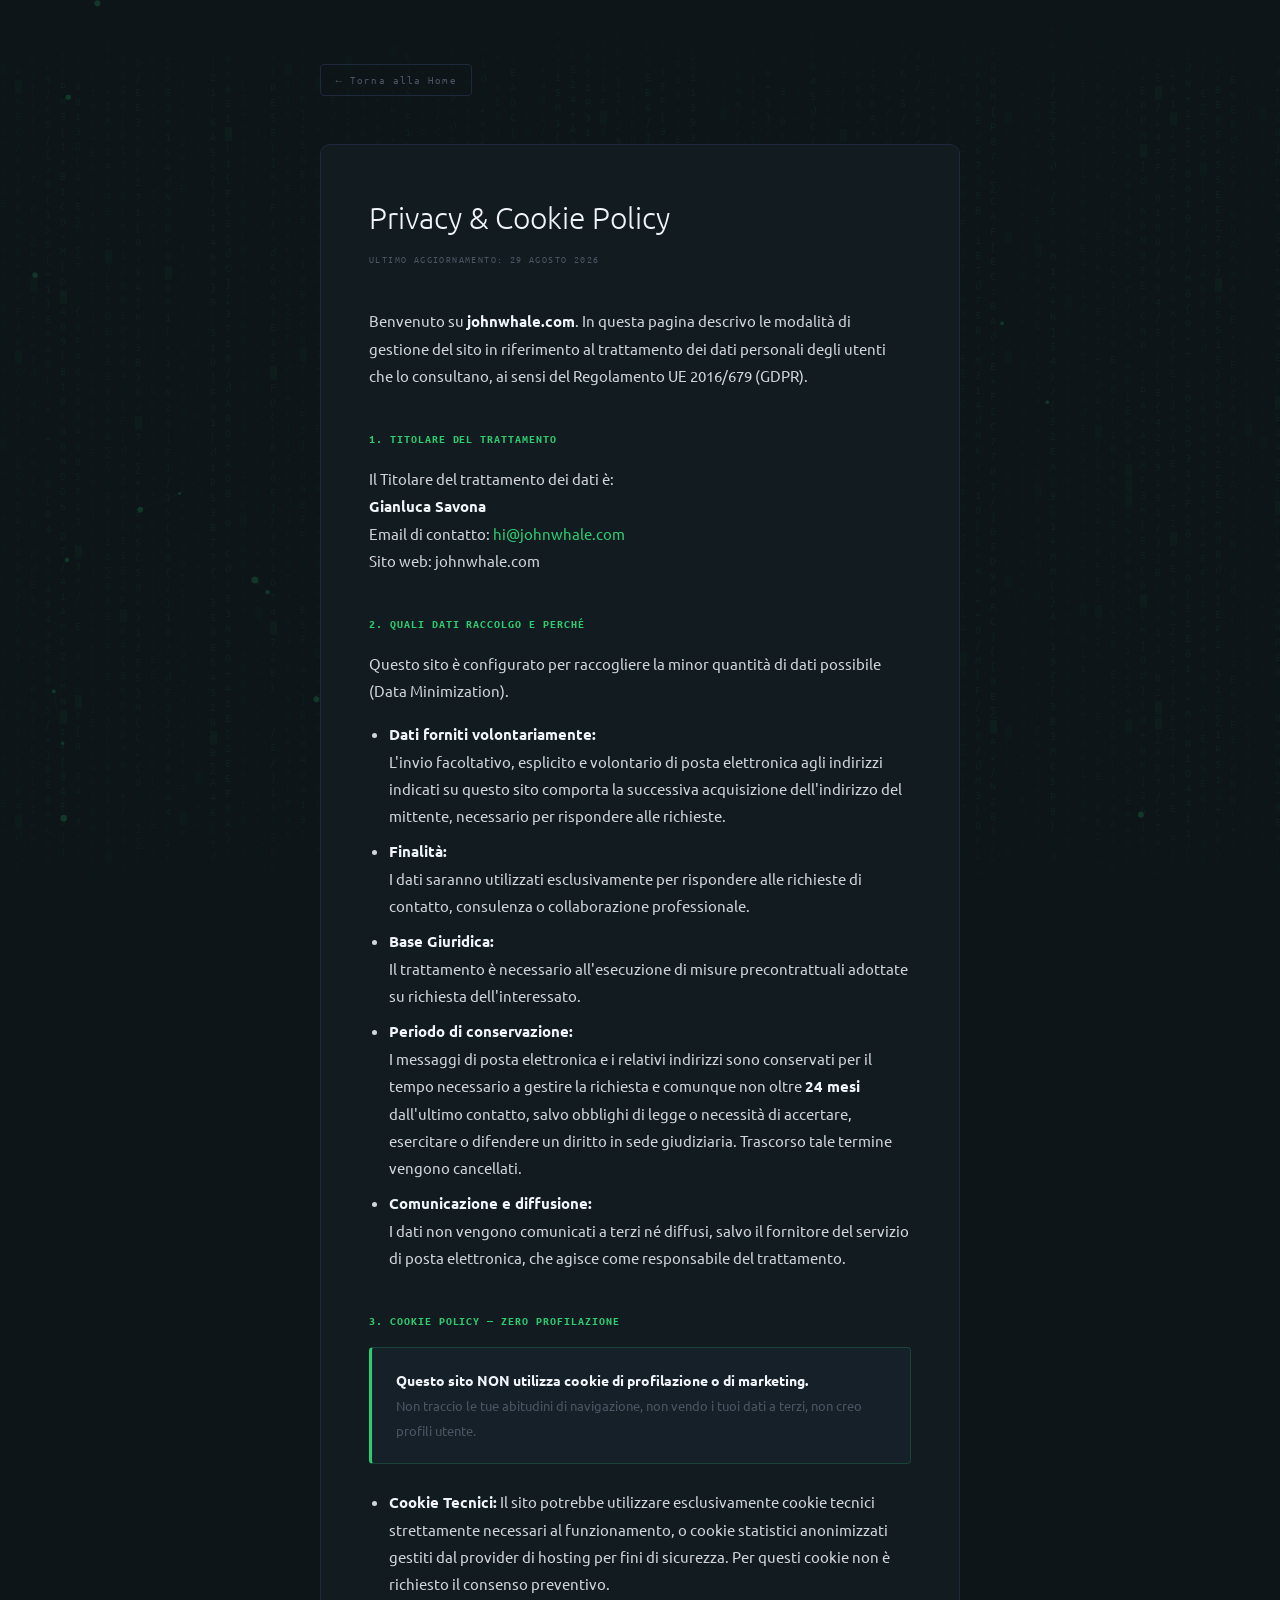
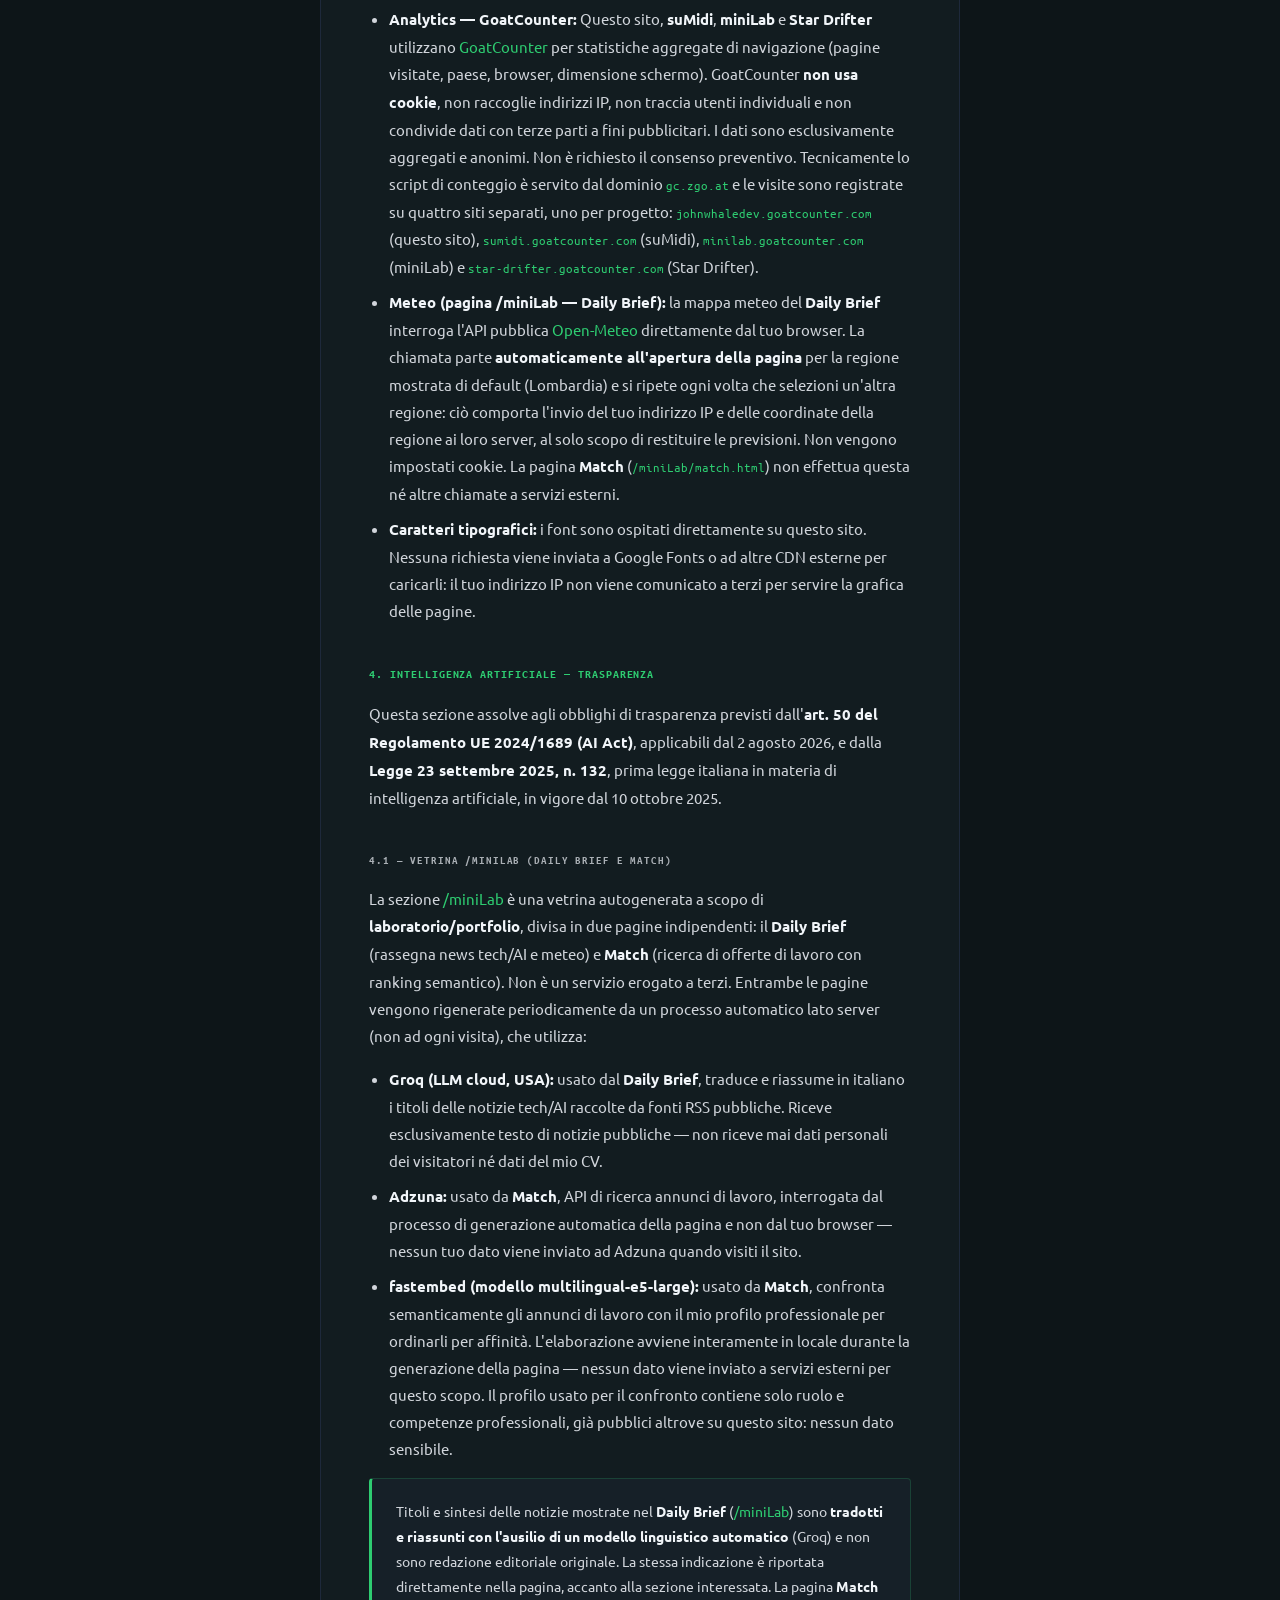
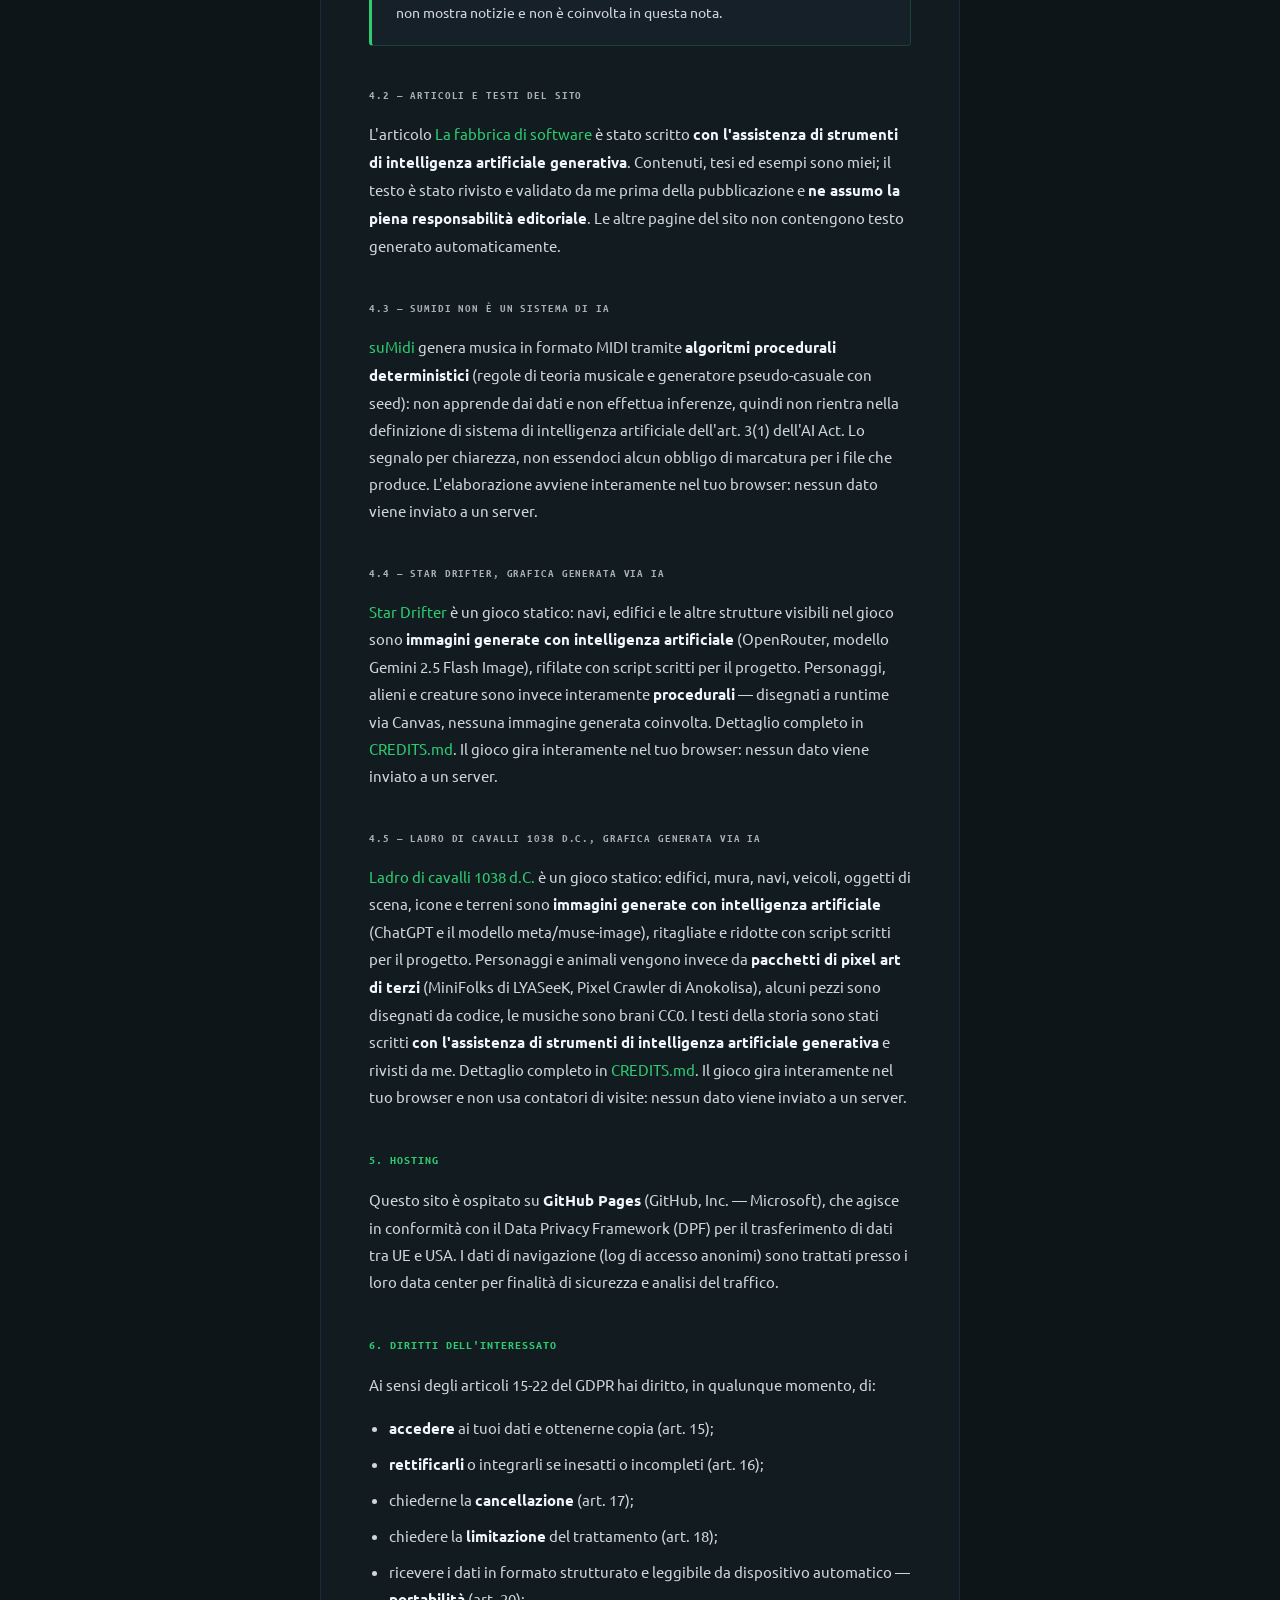
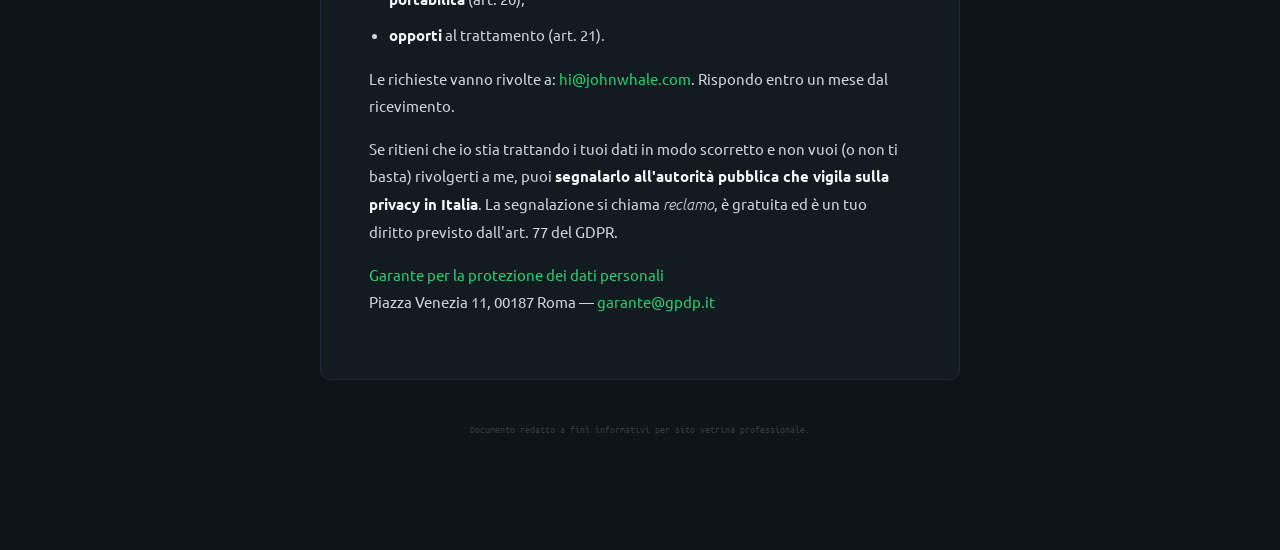
<file: privacy.html>
<!DOCTYPE html>
<html lang="it">
<head>
<meta charset="UTF-8">
<meta name="viewport" content="width=device-width, initial-scale=1.0">
<title>Privacy & Cookie Policy | John Whale</title>
<meta name="description" content="Privacy e Cookie Policy di johnwhale.com — gestione dati personali.">
<meta name="robots" content="noindex, follow">
<link rel="canonical" href="https://www.johnwhale.com/privacy.html">
<meta property="og:type" content="website">
<meta property="og:url" content="https://www.johnwhale.com/privacy.html">
<meta property="og:title" content="Privacy & Cookie Policy | John Whale">
<meta property="og:description" content="Privacy e Cookie Policy di johnwhale.com — zero cookie di profilazione, zero analytics invasivi.">
<meta property="og:image" content="https://www.johnwhale.com/assets/logo_jw_512.png">
<link rel="icon" href="assets/favicon.ico">
<link rel="stylesheet" href="assets/fonts/fonts.css">
<style>
:root {
  --bg:     #0d1518; --bg2: #121c20; --bg3: #162028;
  --border: #1e293b; --text: #d1d5db; --muted: #4b5563;
  --accent: #2ecc71; --white: #f1f5f9;
  --mono: 'Ubuntu Mono', monospace;
  --sans: 'Ubuntu', sans-serif;
  --r: 4px; --rl: 10px;
}
*, *::before, *::after { box-sizing: border-box; margin: 0; padding: 0; }
body { background: var(--bg); color: var(--text); font-family: var(--sans); font-size: 16px; line-height: 1.65; -webkit-font-smoothing: antialiased; }
#bg { position: fixed; inset: 0; width: 100%; height: 100%; display: block; z-index: 0; pointer-events: none; }
.page { position: relative; z-index: 1; max-width: 720px; margin: 0 auto; padding: 4rem 2.5rem 6rem; }
.back { display: inline-flex; align-items: center; gap: .5rem; font-family: var(--mono); font-size: 11px; letter-spacing: .1em; color: var(--muted); text-decoration: none; border: 1px solid var(--border); border-radius: var(--r); padding: .35rem .9rem; margin-bottom: 3rem; transition: color .15s, border-color .15s; }
.back:hover { color: var(--accent); border-color: var(--accent); }
.card { background: var(--bg2); border: 1px solid var(--border); border-radius: var(--rl); padding: 3rem; }
h1 { font-family: var(--sans); font-size: 1.9rem; font-weight: 300; color: var(--white); margin-bottom: .5rem; }
.meta { font-family: var(--mono); font-size: 10px; letter-spacing: .14em; color: var(--muted); text-transform: uppercase; margin-bottom: 2.5rem; }
h2 { font-family: var(--mono); font-size: 12px; font-weight: 700; letter-spacing: .08em; color: var(--accent); text-transform: uppercase; margin: 2.5rem 0 1rem; }
p { font-size: 15px; color: var(--text); line-height: 1.8; margin-bottom: 1rem; }
ul { padding-left: 1.25rem; margin-bottom: 1rem; }
li { font-size: 15px; color: var(--text); line-height: 1.8; margin-bottom: .5rem; }
strong { color: var(--white); }
a { color: var(--accent); text-decoration: none; }
a:hover { text-decoration: underline; }
.notice { background: var(--bg3); border: 1px solid rgba(46,204,113,.2); border-left: 3px solid var(--accent); border-radius: var(--r); padding: 1.25rem 1.5rem; margin: 1rem 0 1.5rem; }
.notice p { margin: 0; font-size: 14px; }
.footer-note { text-align: center; font-family: var(--mono); font-size: 10px; color: var(--muted); margin-top: 2.5rem; opacity: .6; }
@media(max-width:520px) { .page { padding: 2.5rem 1.25rem 4rem; } .card { padding: 2rem 1.5rem; } }
</style>
</head>
<body>
<canvas id="bg"></canvas>

<div class="page">
  <a href="index.html" class="back">← Torna alla Home</a>

  <div class="card">
    <h1>Privacy &amp; Cookie Policy</h1>
    <div class="meta">Ultimo aggiornamento: 29 agosto 2026</div>

    <p>
      Benvenuto su <strong>johnwhale.com</strong>. In questa pagina descrivo le modalità di gestione del sito in riferimento al trattamento dei dati personali degli utenti che lo consultano, ai sensi del Regolamento UE 2016/679 (GDPR).
    </p>

    <h2>1. Titolare del Trattamento</h2>
    <p>
      Il Titolare del trattamento dei dati è:<br>
      <strong>Gianluca Savona</strong><br>
      Email di contatto: <a href="mailto:hi@johnwhale.com">hi@johnwhale.com</a><br>
      Sito web: johnwhale.com
    </p>

    <h2>2. Quali dati raccolgo e perché</h2>
    <p>Questo sito è configurato per raccogliere la minor quantità di dati possibile (Data Minimization).</p>
    <ul>
      <li>
        <strong>Dati forniti volontariamente:</strong><br>
        L'invio facoltativo, esplicito e volontario di posta elettronica agli indirizzi indicati su questo sito comporta la successiva acquisizione dell'indirizzo del mittente, necessario per rispondere alle richieste.
      </li>
      <li>
        <strong>Finalità:</strong><br>
        I dati saranno utilizzati esclusivamente per rispondere alle richieste di contatto, consulenza o collaborazione professionale.
      </li>
      <li>
        <strong>Base Giuridica:</strong><br>
        Il trattamento è necessario all'esecuzione di misure precontrattuali adottate su richiesta dell'interessato.
      </li>
      <li>
        <strong>Periodo di conservazione:</strong><br>
        I messaggi di posta elettronica e i relativi indirizzi sono conservati per il tempo necessario a gestire la richiesta e comunque non oltre <strong>24 mesi</strong> dall'ultimo contatto, salvo obblighi di legge o necessità di accertare, esercitare o difendere un diritto in sede giudiziaria. Trascorso tale termine vengono cancellati.
      </li>
      <li>
        <strong>Comunicazione e diffusione:</strong><br>
        I dati non vengono comunicati a terzi né diffusi, salvo il fornitore del servizio di posta elettronica, che agisce come responsabile del trattamento.
      </li>
    </ul>

    <h2>3. Cookie Policy — Zero Profilazione</h2>
    <div class="notice">
      <p><strong>Questo sito NON utilizza cookie di profilazione o di marketing.</strong><br>
      <span style="font-size:13px;color:var(--muted);">Non traccio le tue abitudini di navigazione, non vendo i tuoi dati a terzi, non creo profili utente.</span></p>
    </div>
    <ul>
      <li><strong>Cookie Tecnici:</strong> Il sito potrebbe utilizzare esclusivamente cookie tecnici strettamente necessari al funzionamento, o cookie statistici anonimizzati gestiti dal provider di hosting per fini di sicurezza. Per questi cookie non è richiesto il consenso preventivo.</li>
      <li>
        <strong>Analytics — GoatCounter:</strong> Questo sito, <strong>suMidi</strong>, <strong>miniLab</strong> e <strong>Star Drifter</strong> utilizzano <a href="https://www.goatcounter.com" target="_blank" rel="noopener">GoatCounter</a> per statistiche aggregate di navigazione (pagine visitate, paese, browser, dimensione schermo). GoatCounter <strong>non usa cookie</strong>, non raccoglie indirizzi IP, non traccia utenti individuali e non condivide dati con terze parti a fini pubblicitari. I dati sono esclusivamente aggregati e anonimi. Non è richiesto il consenso preventivo. Tecnicamente lo script di conteggio è servito dal dominio <code style="font-family:var(--mono);font-size:13px;color:var(--accent)">gc.zgo.at</code> e le visite sono registrate su quattro siti separati, uno per progetto: <code style="font-family:var(--mono);font-size:13px;color:var(--accent)">johnwhaledev.goatcounter.com</code> (questo sito), <code style="font-family:var(--mono);font-size:13px;color:var(--accent)">sumidi.goatcounter.com</code> (suMidi), <code style="font-family:var(--mono);font-size:13px;color:var(--accent)">minilab.goatcounter.com</code> (miniLab) e <code style="font-family:var(--mono);font-size:13px;color:var(--accent)">star-drifter.goatcounter.com</code> (Star Drifter).
      </li>
      <li>
        <strong>Meteo (pagina /miniLab — Daily Brief):</strong> la mappa meteo del <strong>Daily Brief</strong> interroga l'API pubblica <a href="https://open-meteo.com" target="_blank" rel="noopener">Open-Meteo</a> direttamente dal tuo browser. La chiamata parte <strong>automaticamente all'apertura della pagina</strong> per la regione mostrata di default (Lombardia) e si ripete ogni volta che selezioni un'altra regione: ciò comporta l'invio del tuo indirizzo IP e delle coordinate della regione ai loro server, al solo scopo di restituire le previsioni. Non vengono impostati cookie. La pagina <strong>Match</strong> (<code style="font-family:var(--mono);font-size:13px;color:var(--accent)">/miniLab/match.html</code>) non effettua questa né altre chiamate a servizi esterni.
      </li>
      <li>
        <strong>Caratteri tipografici:</strong> i font sono ospitati direttamente su questo sito. Nessuna richiesta viene inviata a Google Fonts o ad altre CDN esterne per caricarli: il tuo indirizzo IP non viene comunicato a terzi per servire la grafica delle pagine.
      </li>
    </ul>

    <h2>4. Intelligenza Artificiale — trasparenza</h2>
    <p>
      Questa sezione assolve agli obblighi di trasparenza previsti dall'<strong>art. 50 del Regolamento UE 2024/1689 (AI Act)</strong>, applicabili dal 2 agosto 2026, e dalla <strong>Legge 23 settembre 2025, n. 132</strong>, prima legge italiana in materia di intelligenza artificiale, in vigore dal 10 ottobre 2025.
    </p>

    <h2 style="font-size:11px;color:var(--text);opacity:.8">4.1 — Vetrina /miniLab (Daily Brief e Match)</h2>
    <p>
      La sezione <a href="/miniLab/">/miniLab</a> è una vetrina autogenerata a scopo di <strong>laboratorio/portfolio</strong>, divisa in due pagine indipendenti: il <strong>Daily Brief</strong> (rassegna news tech/AI e meteo) e <strong>Match</strong> (ricerca di offerte di lavoro con ranking semantico). Non è un servizio erogato a terzi. Entrambe le pagine vengono rigenerate periodicamente da un processo automatico lato server (non ad ogni visita), che utilizza:
    </p>
    <ul>
      <li>
        <strong>Groq (LLM cloud, USA):</strong> usato dal <strong>Daily Brief</strong>, traduce e riassume in italiano i titoli delle notizie tech/AI raccolte da fonti RSS pubbliche. Riceve esclusivamente testo di notizie pubbliche — non riceve mai dati personali dei visitatori né dati del mio CV.
      </li>
      <li>
        <strong>Adzuna:</strong> usato da <strong>Match</strong>, API di ricerca annunci di lavoro, interrogata dal processo di generazione automatica della pagina e non dal tuo browser — nessun tuo dato viene inviato ad Adzuna quando visiti il sito.
      </li>
      <li>
        <strong>fastembed (modello multilingual-e5-large):</strong> usato da <strong>Match</strong>, confronta semanticamente gli annunci di lavoro con il mio profilo professionale per ordinarli per affinità. L'elaborazione avviene interamente in locale durante la generazione della pagina — nessun dato viene inviato a servizi esterni per questo scopo. Il profilo usato per il confronto contiene solo ruolo e competenze professionali, già pubblici altrove su questo sito: nessun dato sensibile.
      </li>
    </ul>
    <div class="notice">
      <p>Titoli e sintesi delle notizie mostrate nel <strong>Daily Brief</strong> (<a href="/miniLab/">/miniLab</a>) sono <strong>tradotti e riassunti con l'ausilio di un modello linguistico automatico</strong> (Groq) e non sono redazione editoriale originale. La stessa indicazione è riportata direttamente nella pagina, accanto alla sezione interessata. La pagina <strong>Match</strong> non mostra notizie e non è coinvolta in questa nota.</p>
    </div>

    <h2 style="font-size:11px;color:var(--text);opacity:.8">4.2 — Articoli e testi del sito</h2>
    <p>
      L'articolo <a href="fabbrica.html">La fabbrica di software</a> è stato scritto <strong>con l'assistenza di strumenti di intelligenza artificiale generativa</strong>. Contenuti, tesi ed esempi sono miei; il testo è stato rivisto e validato da me prima della pubblicazione e <strong>ne assumo la piena responsabilità editoriale</strong>. Le altre pagine del sito non contengono testo generato automaticamente.
    </p>

    <h2 style="font-size:11px;color:var(--text);opacity:.8">4.3 — suMidi non è un sistema di IA</h2>
    <p>
      <a href="https://sumidi.johnwhale.com" target="_blank" rel="noopener">suMidi</a> genera musica in formato MIDI tramite <strong>algoritmi procedurali deterministici</strong> (regole di teoria musicale e generatore pseudo-casuale con seed): non apprende dai dati e non effettua inferenze, quindi non rientra nella definizione di sistema di intelligenza artificiale dell'art. 3(1) dell'AI Act. Lo segnalo per chiarezza, non essendoci alcun obbligo di marcatura per i file che produce. L'elaborazione avviene interamente nel tuo browser: nessun dato viene inviato a un server.
    </p>

    <h2 style="font-size:11px;color:var(--text);opacity:.8">4.4 — Star Drifter, grafica generata via IA</h2>
    <p>
      <a href="https://star-drifter.johnwhale.com" target="_blank" rel="noopener">Star Drifter</a> è un gioco statico: navi, edifici e le altre strutture visibili nel gioco sono <strong>immagini generate con intelligenza artificiale</strong> (OpenRouter, modello Gemini 2.5 Flash Image), rifilate con script scritti per il progetto. Personaggi, alieni e creature sono invece interamente <strong>procedurali</strong> — disegnati a runtime via Canvas, nessuna immagine generata coinvolta. Dettaglio completo in <a href="https://github.com/johnwhaledev/star-drifter/blob/main/CREDITS.md" target="_blank" rel="noopener">CREDITS.md</a>. Il gioco gira interamente nel tuo browser: nessun dato viene inviato a un server.
    </p>

    <h2 style="font-size:11px;color:var(--text);opacity:.8">4.5 — Ladro di cavalli 1038 d.C., grafica generata via IA</h2>
    <p>
      <a href="https://www.johnwhale.com/ladro-di-cavalli-1038/" target="_blank" rel="noopener">Ladro di cavalli 1038 d.C.</a> è un gioco statico: edifici, mura, navi, veicoli, oggetti di scena, icone e terreni sono <strong>immagini generate con intelligenza artificiale</strong> (ChatGPT e il modello meta/muse-image), ritagliate e ridotte con script scritti per il progetto. Personaggi e animali vengono invece da <strong>pacchetti di pixel art di terzi</strong> (MiniFolks di LYASeeK, Pixel Crawler di Anokolisa), alcuni pezzi sono disegnati da codice, le musiche sono brani CC0. I testi della storia sono stati scritti <strong>con l'assistenza di strumenti di intelligenza artificiale generativa</strong> e rivisti da me. Dettaglio completo in <a href="https://github.com/johnwhaledev/ladro-di-cavalli-1038/blob/main/CREDITS.md" target="_blank" rel="noopener">CREDITS.md</a>. Il gioco gira interamente nel tuo browser e non usa contatori di visite: nessun dato viene inviato a un server.
    </p>

    <h2>5. Hosting</h2>
    <p>
      Questo sito è ospitato su <strong>GitHub Pages</strong> (GitHub, Inc. — Microsoft), che agisce in conformità con il Data Privacy Framework (DPF) per il trasferimento di dati tra UE e USA.
      I dati di navigazione (log di accesso anonimi) sono trattati presso i loro data center per finalità di sicurezza e analisi del traffico.
    </p>

    <h2>6. Diritti dell'Interessato</h2>
    <p>Ai sensi degli articoli 15-22 del GDPR hai diritto, in qualunque momento, di:</p>
    <ul>
      <li><strong>accedere</strong> ai tuoi dati e ottenerne copia (art. 15);</li>
      <li><strong>rettificarli</strong> o integrarli se inesatti o incompleti (art. 16);</li>
      <li>chiederne la <strong>cancellazione</strong> (art. 17);</li>
      <li>chiedere la <strong>limitazione</strong> del trattamento (art. 18);</li>
      <li>ricevere i dati in formato strutturato e leggibile da dispositivo automatico — <strong>portabilità</strong> (art. 20);</li>
      <li><strong>opporti</strong> al trattamento (art. 21).</li>
    </ul>
    <p>
      Le richieste vanno rivolte a: <a href="mailto:hi@johnwhale.com">hi@johnwhale.com</a>. Rispondo entro un mese dal ricevimento.
    </p>
    <p>
      Se ritieni che io stia trattando i tuoi dati in modo scorretto e non vuoi (o non ti basta) rivolgerti a me, puoi <strong>segnalarlo all'autorità pubblica che vigila sulla privacy in Italia</strong>. La segnalazione si chiama <em>reclamo</em>, è gratuita ed è un tuo diritto previsto dall'art. 77 del GDPR.
    </p>
    <p>
      <a href="https://www.garanteprivacy.it" target="_blank" rel="noopener">Garante per la protezione dei dati personali</a><br>
      Piazza Venezia 11, 00187 Roma — <a href="mailto:garante@gpdp.it">garante@gpdp.it</a>
    </p>
  </div>

  <p class="footer-note">Documento redatto a fini informativi per sito vetrina professionale.</p>
</div>

<script>
(function () {
  const canvas = document.getElementById('bg');
  const ctx = canvas.getContext('2d');
  let W, H, cols, pts, rings, frame = 0, nextSonar;
  const COL_W = 15;
  const CHARS = '0123456789ABCDEF♩♪+×∑∂░▒01ME51N▓SAP⟨⟩{}[]//'.split('');

  function init() {
    W = canvas.width  = window.innerWidth;
    H = canvas.height = window.innerHeight;
    const N_COLS = Math.ceil(W / COL_W), N_ROWS = Math.ceil(H / COL_W) + 2;
    cols = Array.from({length: N_COLS}, () => ({
      y: Math.random() * H, speed: 0.12 + Math.random() * 0.22,
      chars: Array.from({length: N_ROWS}, () => CHARS[Math.floor(Math.random() * CHARS.length)]),
      opacity: 0.025 + Math.random() * 0.045,
      changeCounters: Array.from({length: N_ROWS}, () => Math.random() * 120),
      changeIntervals: Array.from({length: N_ROWS}, () => 80 + Math.random() * 300),
    }));
    pts = Array.from({length: 28}, () => ({
      x: Math.random() * W, y: Math.random() * H,
      vx: (Math.random() - .5) * .35, vy: (Math.random() - .5) * .35,
      r: 1.5 + Math.random() * 2, pulse: Math.random() * Math.PI * 2,
    }));
    rings = []; nextSonar = 80 + Math.random() * 120;
  }

  function draw() {
    ctx.fillStyle = '#0d1518'; ctx.fillRect(0, 0, W, H);
    ctx.font = `${COL_W * 0.78}px 'Ubuntu Mono', monospace`; ctx.textBaseline = 'top';
    cols.forEach((col, ci) => {
      col.y += col.speed;
      const nRows = col.chars.length;
      col.chars.forEach((ch, ri) => {
        col.changeCounters[ri]++;
        if (col.changeCounters[ri] > col.changeIntervals[ri]) {
          col.chars[ri] = CHARS[Math.floor(Math.random() * CHARS.length)];
          col.changeCounters[ri] = 0; col.changeIntervals[ri] = 80 + Math.random() * 300;
        }
        const py = (ri * COL_W - col.y % (nRows * COL_W) + nRows * COL_W) % (nRows * COL_W);
        const edgeFade = Math.max(0, Math.min(py / 80, 1) * Math.min((H - py) / 80, 1));
        ctx.fillStyle = `rgba(46,204,113,${(col.opacity * edgeFade).toFixed(3)})`;
        ctx.fillText(ch, ci * COL_W, py);
      });
    });
    frame++;
    pts.forEach(p => {
      p.x += p.vx + Math.sin(frame * 0.008 + p.pulse) * 0.06;
      p.y += p.vy + Math.cos(frame * 0.008 + p.pulse) * 0.06;
      if (p.x < 0) p.x = W; if (p.x > W) p.x = 0;
      if (p.y < 0) p.y = H; if (p.y > H) p.y = 0;
      ctx.beginPath(); ctx.arc(p.x, p.y, p.r, 0, Math.PI * 2);
      ctx.fillStyle = 'rgba(46,204,113,0.18)'; ctx.fill();
    });
    for (let i = 0; i < pts.length; i++) for (let j = i + 1; j < pts.length; j++) {
      const dx = pts[i].x - pts[j].x, dy = pts[i].y - pts[j].y, d = Math.sqrt(dx * dx + dy * dy);
      if (d < 135) {
        ctx.beginPath(); ctx.moveTo(pts[i].x, pts[i].y); ctx.lineTo(pts[j].x, pts[j].y);
        ctx.strokeStyle = `rgba(46,204,113,${((1 - d / 135) * 0.09).toFixed(3)})`; ctx.lineWidth = 0.6; ctx.stroke();
      }
    }
    nextSonar--;
    if (nextSonar <= 0) {
      const p = pts[Math.floor(Math.random() * pts.length)];
      rings.push({x: p.x, y: p.y, r: 0, alpha: 0.22, maxR: 150});
      nextSonar = 100 + Math.random() * 160;
    }
    for (let i = rings.length - 1; i >= 0; i--) {
      const ring = rings[i];
      ring.r += 1.1; ring.alpha *= 0.968;
      if (ring.alpha < 0.003 || ring.r > ring.maxR) { rings.splice(i, 1); continue; }
      ctx.beginPath(); ctx.arc(ring.x, ring.y, ring.r, 0, Math.PI * 2);
      ctx.strokeStyle = `rgba(46,204,113,${ring.alpha.toFixed(3)})`; ctx.lineWidth = 0.8; ctx.stroke();
    }
    requestAnimationFrame(draw);
  }

  window.addEventListener('resize', init); init(); draw();
})();
</script>
<script data-goatcounter="https://johnwhaledev.goatcounter.com/count"
        async src="//gc.zgo.at/count.js"></script>
</body>
</html>
</file>
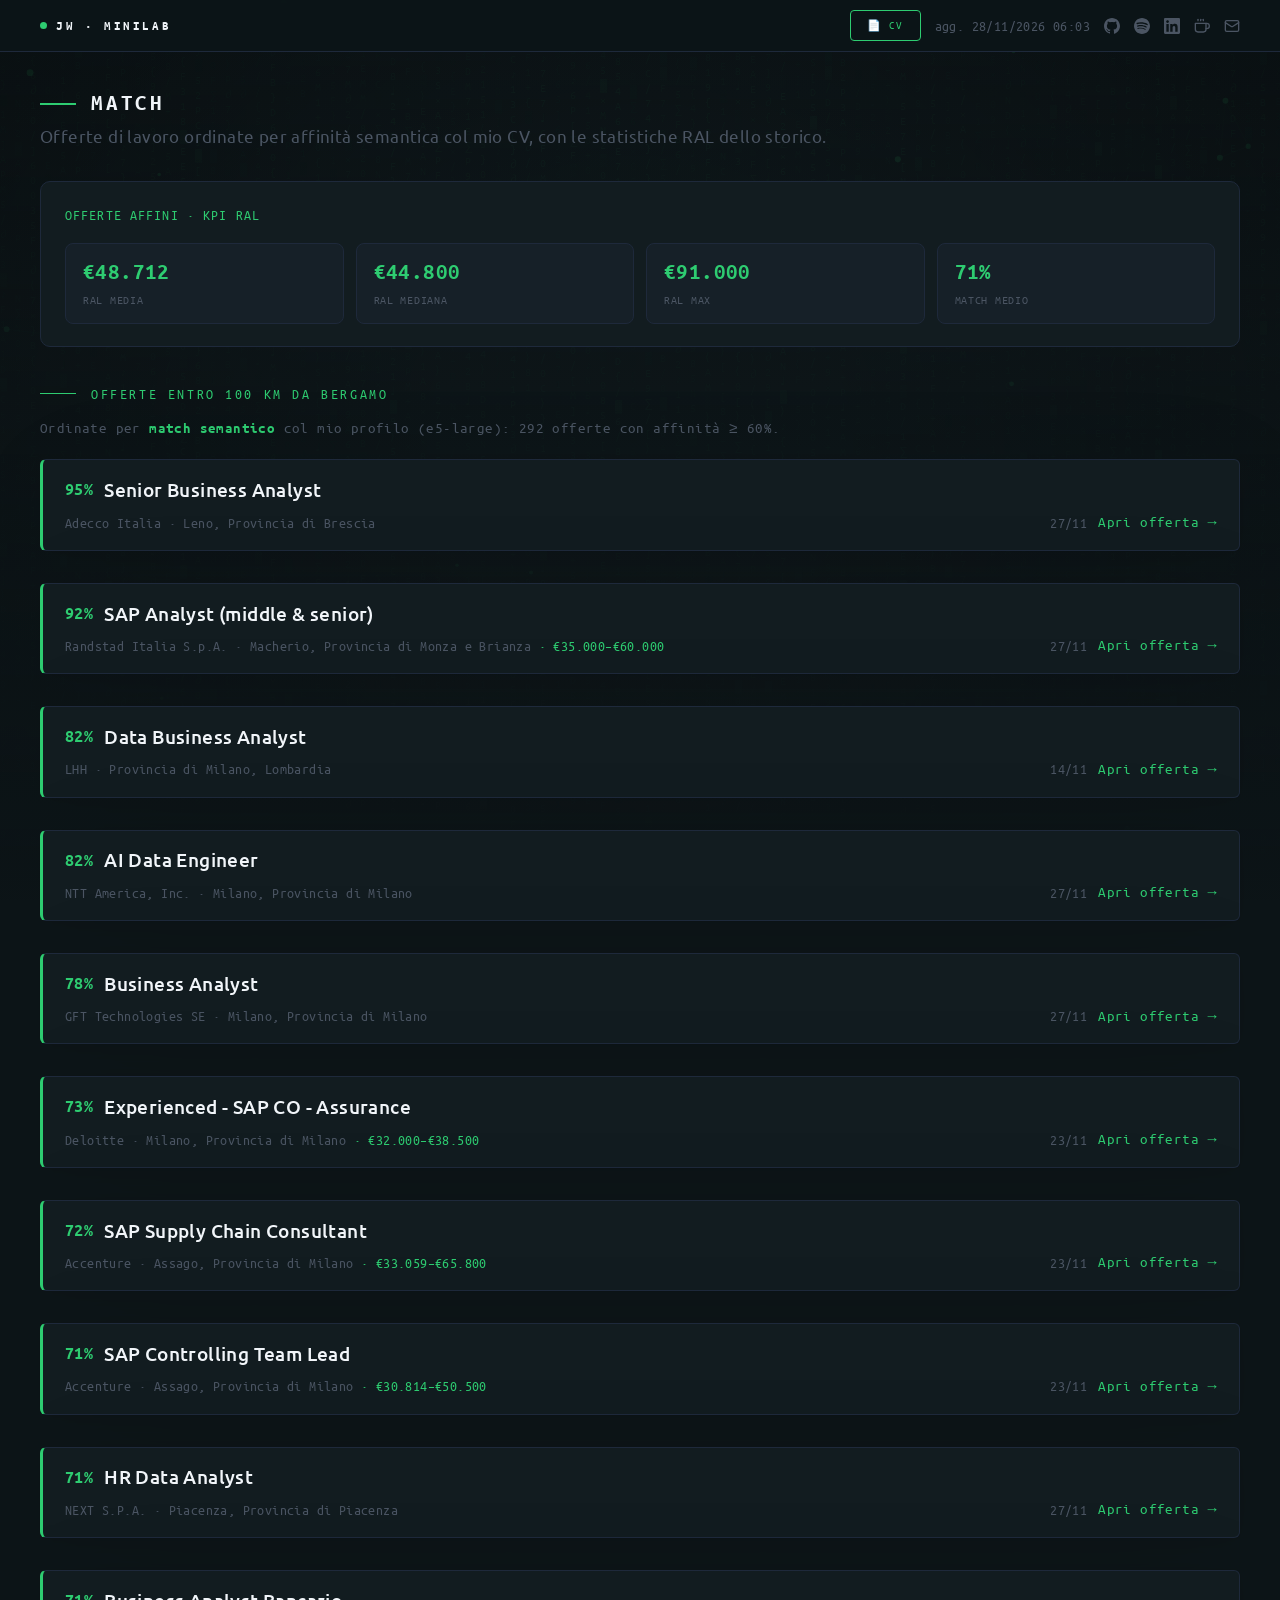
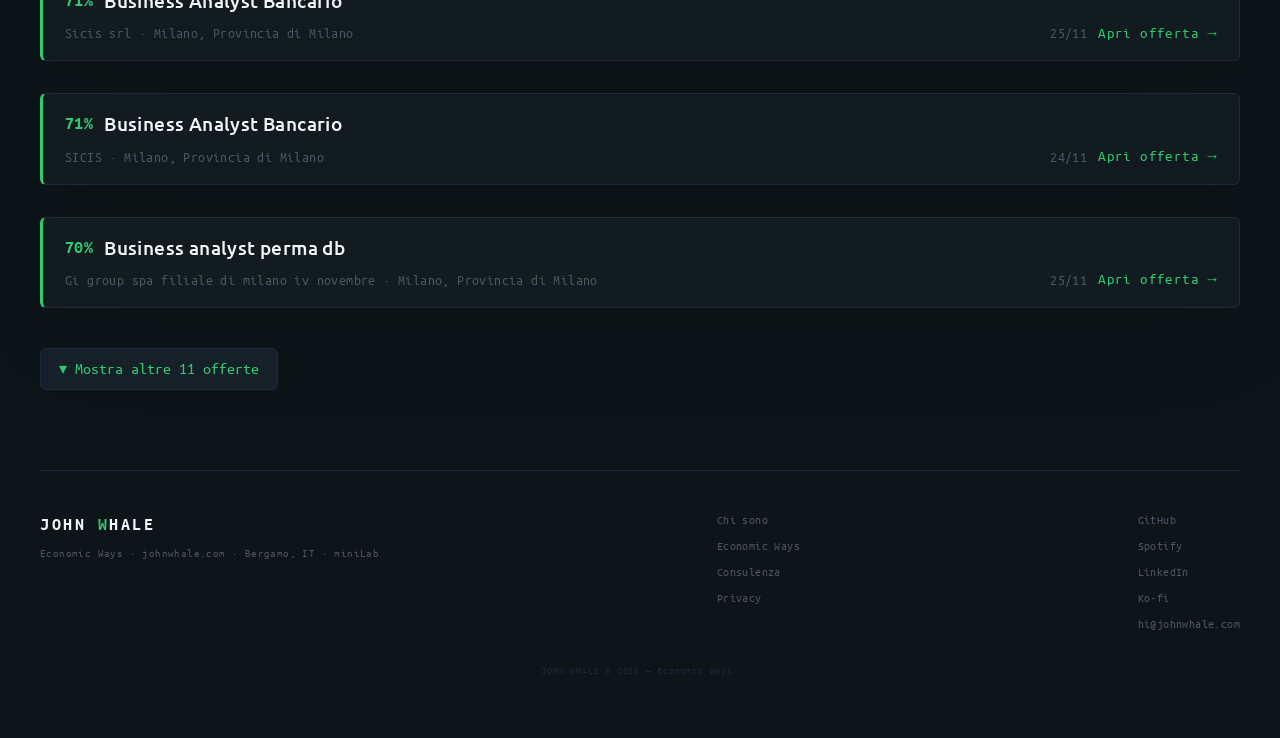
<file: miniLab/match.html>
<!DOCTYPE html>
<html lang="it" data-theme="dark">

<head>
  <meta charset="UTF-8">
  <script>(function(){var s=localStorage.getItem('jw-theme');if(s)document.documentElement.setAttribute('data-theme',s);})()</script>
  <meta name="viewport" content="width=device-width, initial-scale=1.0">
  <title>Match — offerte di lavoro con ranking semantico CV↔annuncio | miniLab</title>
  <meta name="description" content="Offerte entro 100 km da Bergamo ordinate per affinita' semantica col CV (embedding e5-large), con statistiche RAL aggregate. Vetrina live di John Whale.">
  <link rel="canonical" href="https://www.johnwhale.com/miniLab/match.html">
  <link rel="icon" type="image/png" href="assets/img/logo_jw_48.png">

  <link rel="stylesheet" href="assets/fonts/fonts.css">
  <link rel="stylesheet" href="vendor/pico.min.css">
  <link rel="stylesheet" href="assets/css/custom.css">

  <script defer src="assets/js/canvas-bg.js"></script>
  <script defer src="assets/js/lab.js"></script>
  <script defer src="vendor/alpine.min.js"></script>

  <style>
    [x-cloak] { display: none !important; }
    body { background-color: transparent !important; }

    .section-label {
      font-family: 'Ubuntu Mono', monospace; font-size: 0.72rem; letter-spacing: 0.18em;
      color: var(--jw-accent); text-transform: uppercase; margin: 1.8rem 0 0.6rem;
      display: flex; align-items: center; gap: 0.75rem;
    }
    .section-label::before { content: ''; width: 1.8rem; height: 1px; background: var(--jw-accent); display: inline-block; }
    .section-note { font-family: 'Ubuntu Mono', monospace; font-size: 0.76rem; color: var(--jw-muted); margin: 0 0 1rem; line-height: 1.5; }

    .meta-mono { font-family: 'Ubuntu Mono', monospace; font-size: 0.72rem; color: var(--jw-muted); }
    .apri-link { font-size: 0.76rem; font-family: 'Ubuntu Mono', monospace; text-decoration: none; color: var(--jw-accent); white-space: nowrap; }
    .apri-link:hover { text-decoration: underline; }
    .score-tag { font-family: 'Ubuntu Mono', monospace; font-weight: 700; font-size: 0.92rem; }
    .empty-state { color: var(--jw-muted); font-size: 0.88rem; font-style: italic; padding: 1rem 0; }

    /* ── Nav allineata a johnwhale.com ─────────────────────── */
    .nav-logo { display: flex; align-items: center; gap: 9px; font-family: 'Ubuntu Mono', monospace; font-weight: 700; font-size: 13px; letter-spacing: 0.2em; color: var(--jw-white); text-decoration: none; }
    .nav-dot { width: 7px; height: 7px; border-radius: 50%; background: var(--jw-accent); flex-shrink: 0; }
    .nav-right { display: flex; align-items: center; gap: 0.7rem; flex-wrap: wrap; }
    .nav-cta { font-family: 'Ubuntu Mono', monospace; font-size: 11px; letter-spacing: 0.1em; border: 1px solid var(--jw-accent); color: var(--jw-accent); background: transparent; border-radius: 4px; padding: 0.32rem 0.8rem; cursor: pointer; transition: background 0.15s; }
    .nav-cta:hover { background: rgba(46,204,113,0.1); }
    .nav-social { display: flex; align-items: center; gap: 0.7rem; }
    .nav-social a { color: var(--jw-muted); display: flex; align-items: center; transition: color 0.15s; }
    .nav-social a:hover { color: var(--jw-accent); }
    .nav-date { font-size: 0.72rem; }
    @media (max-width: 680px) { .nav-date { display: none; } }
    @media (max-width: 560px) { .nav-social { display: none; } }

    .chip-row { display: flex; flex-wrap: wrap; gap: 0.3rem; margin-top: 0.5rem; }
    .chip-kw {
      display: inline-block; border: 1px solid; border-radius: 3px; padding: 0.06rem 0.4rem;
      font-size: 0.66rem; font-family: 'Ubuntu Mono', monospace; background: transparent; white-space: nowrap;
    }

    /* ── Layout a 2 colonne: sx = meteo+news, dx = KPI+offerte ── */
    .main-grid { display: grid; grid-template-columns: minmax(0, 1.45fr) minmax(0, 1fr); gap: 1.5rem; align-items: start; margin-top: 1.5rem; }
    @media (max-width: 900px) { .main-grid { grid-template-columns: 1fr; } }
    .col { min-width: 0; }
    .col .section-label:first-child { margin-top: 1.6rem; }

    .panel { background: var(--jw-bg2); border: 1px solid var(--jw-border); border-radius: 10px; padding: 1.1rem 1.2rem; }
    .panel-title { font-family: 'Ubuntu Mono', monospace; font-size: 0.7rem; letter-spacing: 0.08em; text-transform: uppercase; color: var(--jw-accent); margin: 0 0 0.9rem; }
    /* auto-fit: 4 KPI in fila su desktop, a capo su schermi stretti. Erano su due
       colonne fisse perche' stavano nella colonna destra, stretta, del vecchio
       layout a due colonne (fino al 2026-08-22). */
    .kpi-grid { display: grid; grid-template-columns: repeat(auto-fit, minmax(150px, 1fr)); gap: 0.6rem; }
    .kpi { background: var(--jw-bg3); border: 1px solid var(--jw-border); border-radius: 8px; padding: 0.7rem 0.85rem; }
    .kpi-val { font-family: 'Ubuntu Mono', monospace; font-size: 1.15rem; font-weight: 700; color: var(--jw-accent); line-height: 1.2; }
    .kpi-lbl { font-family: 'Ubuntu Mono', monospace; font-size: 0.6rem; text-transform: uppercase; letter-spacing: 0.06em; color: var(--jw-muted); margin-top: 0.25rem; }

    /* ── Card orizzontali (stile report miniHr) ───────────── */
    .rows { display: flex; flex-direction: column; gap: 0.6rem; }
    .row-item {
      background: var(--jw-bg2); border: 1px solid var(--jw-border); border-left: 3px solid var(--jw-accent);
      border-radius: 6px; padding: 0.8rem 1.1rem; transition: border-color 0.15s;
    }
    .row-item:hover { border-color: rgba(46,204,113,0.4); }
    .row-top { display: flex; align-items: center; gap: 0.55rem; flex-wrap: wrap; }
    .row-title { font-size: 0.96rem; font-weight: 500; margin: 0.2rem 0 0; line-height: 1.35; }
    .row-title a { color: var(--jw-white); text-decoration: none; }
    .row-title a:hover { color: var(--jw-accent); }
    .row-sub {
      font-size: 0.84rem; color: var(--jw-muted); line-height: 1.5; margin: 0.3rem 0 0;
      /* clamp a 2 righe: avvicina l'altezza delle card news a quelle offerte, liste piu' parallele */
      display: -webkit-box; -webkit-line-clamp: 2; line-clamp: 2; -webkit-box-orient: vertical; overflow: hidden;
    }

    .toggle-btn {
      display: inline-flex; align-items: center; gap: 0.4rem; margin-top: 1rem;
      background: var(--jw-bg3); border: 1px solid var(--jw-border); color: var(--jw-accent);
      font-family: 'Ubuntu Mono', monospace; font-size: 0.78rem; border-radius: 6px;
      padding: 0.4rem 0.9rem; cursor: pointer; transition: border-color 0.15s;
    }
    .toggle-btn:hover { border-color: rgba(46,204,113,0.45); }

    /* ── Footer identico a johnwhale.com ───────────────────── */
    .lab-footer { display: flex; justify-content: space-between; gap: 2rem; flex-wrap: wrap; margin-top: 4rem; padding-top: 2rem; border-top: 1px solid var(--jw-border); }
    .footer-mark { font-family: 'Ubuntu Mono', monospace; font-weight: 700; font-size: 18px; letter-spacing: 0.14em; color: var(--jw-white); }
    .footer-mark span { color: var(--jw-accent); }
    .footer-sub { font-family: 'Ubuntu Mono', monospace; font-size: 11px; color: var(--jw-muted); margin-top: 0.35rem; }
    .footer-links { display: flex; flex-direction: column; gap: 0.4rem; }
    .footer-links a { font-family: 'Ubuntu Mono', monospace; font-size: 12px; color: var(--jw-muted); text-decoration: none; transition: color 0.15s; }
    .footer-links a:hover { color: var(--jw-accent); }
    .footer-copy { text-align: center; font-family: 'Ubuntu Mono', monospace; font-size: 10px; color: var(--jw-border); padding: 1.5rem 0 2rem; letter-spacing: 0.08em; }

    /* ── Modale CV ─────────────────────────────────────────── */
    .cv-block { margin-top: 1.4rem; padding-top: 1.1rem; border-top: 1px solid var(--jw-border); }
    .cv-block h5 { font-family: 'Ubuntu Mono', monospace; font-size: 0.72rem; letter-spacing: 0.08em; text-transform: uppercase; color: var(--jw-accent); margin: 0 0 0.7rem; }
    .cv-exp { padding-left: 0.9rem; border-left: 2px solid var(--jw-border); margin-bottom: 1rem; }
    .cv-exp-head { display: flex; justify-content: space-between; gap: 0.5rem; flex-wrap: wrap; align-items: baseline; }
    .cv-exp-role { color: var(--jw-white); font-weight: 500; font-size: 0.92rem; }
    .cv-exp-when { font-family: 'Ubuntu Mono', monospace; font-size: 0.7rem; color: var(--jw-muted); white-space: nowrap; }
    .cv-exp-org { color: var(--jw-accent); font-size: 0.8rem; margin-bottom: 0.35rem; }
    .cv-exp ul, .cv-list { margin: 0; padding-left: 1.1rem; }
    .cv-exp li, .cv-list li { font-size: 0.85rem; color: var(--jw-text); line-height: 1.5; margin-bottom: 0.25rem; }
    .cv-comp { margin-bottom: 0.6rem; }
    .cv-comp-cat { font-family: 'Ubuntu Mono', monospace; font-size: 0.74rem; color: var(--jw-white); margin-bottom: 0.2rem; }
    .meteo-umid { font-size: 0.62rem; color: #74b9ff; display: block; }

    /* ── Intestazione di pagina (Daily Brief / Match) ───────── */
    .page-title { font-family: 'Ubuntu Mono', monospace; font-size: 1.15rem; font-weight: 700;
      letter-spacing: 0.12em; text-transform: uppercase; color: var(--jw-white); margin: 0 0 0.3rem; }
    .page-title::before { content: ''; display: inline-block; width: 1.8rem; height: 2px;
      background: var(--jw-accent); vertical-align: middle; margin-right: 0.75rem; }
    .page-sub { font-size: 0.86rem; color: var(--jw-muted); line-height: 1.6; margin: 0 0 1.6rem; }
  </style>

  <script>window.LAB_DATA = {"generato_il": "28/11/2026 06:03", "offerte": {"items": [{"titolo": "Senior Business Analyst", "azienda": "Adecco Italia", "location": "Leno, Provincia di Brescia", "ral_min": null, "ral_max": null, "ral": null, "score": 95, "link": "https://www.adzuna.it/details/5980283960?utm_medium=api&utm_source=e6da62c3", "data": "27/11", "oggi": false}, {"titolo": "SAP Analyst (middle & senior)", "azienda": "Randstad Italia S.p.A.", "location": "Macherio, Provincia di Monza e Brianza", "ral_min": 35000, "ral_max": 60000, "ral": 47500, "score": 92, "link": "https://www.adzuna.it/details/5980281374?utm_medium=api&utm_source=e6da62c3", "data": "27/11", "oggi": false}, {"titolo": "Data Business Analyst", "azienda": "LHH", "location": "Provincia di Milano, Lombardia", "ral_min": null, "ral_max": null, "ral": null, "score": 82, "link": "https://www.adzuna.it/details/5965183534?utm_medium=api&utm_source=e6da62c3", "data": "14/11", "oggi": false}, {"titolo": "AI Data Engineer", "azienda": "NTT America, Inc.", "location": "Milano, Provincia di Milano", "ral_min": null, "ral_max": null, "ral": null, "score": 82, "link": "https://www.adzuna.it/details/5980459232?utm_medium=api&utm_source=e6da62c3", "data": "27/11", "oggi": false}, {"titolo": "Business Analyst", "azienda": "GFT Technologies SE", "location": "Milano, Provincia di Milano", "ral_min": null, "ral_max": null, "ral": null, "score": 78, "link": "https://www.adzuna.it/details/5980937385?utm_medium=api&utm_source=e6da62c3", "data": "27/11", "oggi": false}, {"titolo": "Experienced - SAP CO - Assurance", "azienda": "Deloitte", "location": "Milano, Provincia di Milano", "ral_min": 32000, "ral_max": 38500, "ral": 35250, "score": 73, "link": "https://www.adzuna.it/details/5976055454?utm_medium=api&utm_source=e6da62c3", "data": "23/11", "oggi": false}, {"titolo": "SAP Supply Chain Consultant", "azienda": "Accenture", "location": "Assago, Provincia di Milano", "ral_min": 33059, "ral_max": 65800, "ral": 49430, "score": 72, "link": "https://www.adzuna.it/details/5976066232?utm_medium=api&utm_source=e6da62c3", "data": "23/11", "oggi": false}, {"titolo": "SAP Controlling Team Lead", "azienda": "Accenture", "location": "Assago, Provincia di Milano", "ral_min": 30814, "ral_max": 50500, "ral": 40657, "score": 71, "link": "https://www.adzuna.it/details/5976060562?utm_medium=api&utm_source=e6da62c3", "data": "23/11", "oggi": false}, {"titolo": "HR Data Analyst", "azienda": "NEXT S.P.A.", "location": "Piacenza, Provincia di Piacenza", "ral_min": null, "ral_max": null, "ral": null, "score": 71, "link": "https://www.adzuna.it/details/5980946111?utm_medium=api&utm_source=e6da62c3", "data": "27/11", "oggi": false}, {"titolo": "Business Analyst Bancario", "azienda": "Sicis srl", "location": "Milano, Provincia di Milano", "ral_min": null, "ral_max": null, "ral": null, "score": 71, "link": "https://www.adzuna.it/details/5977803821?utm_medium=api&utm_source=e6da62c3", "data": "25/11", "oggi": false}, {"titolo": "Business Analyst Bancario", "azienda": "SICIS", "location": "Milano, Provincia di Milano", "ral_min": null, "ral_max": null, "ral": null, "score": 71, "link": "https://www.adzuna.it/details/5976989928?utm_medium=api&utm_source=e6da62c3", "data": "24/11", "oggi": false}, {"titolo": "Business analyst perma db", "azienda": "Gi group spa filiale di milano iv novembre", "location": "Milano, Provincia di Milano", "ral_min": null, "ral_max": null, "ral": null, "score": 70, "link": "https://www.adzuna.it/details/5977767324?utm_medium=api&utm_source=e6da62c3", "data": "25/11", "oggi": false}, {"titolo": "Experienced - SAP PS - Assurance", "azienda": "Deloitte", "location": "Bergamo, Provincia di Bergamo", "ral_min": 32000, "ral_max": 38500, "ral": 35250, "score": 70, "link": "https://www.adzuna.it/details/5976055418?utm_medium=api&utm_source=e6da62c3", "data": "23/11", "oggi": false}, {"titolo": "Data Scientist", "azienda": "Gilda srl unipersonale", "location": "Milano, Provincia di Milano", "ral_min": null, "ral_max": null, "ral": null, "score": 68, "link": "https://www.adzuna.it/details/5980951181?utm_medium=api&utm_source=e6da62c3", "data": "27/11", "oggi": false}, {"titolo": "Senior Functional Analyst - Sistemi Informati", "azienda": "Project S.r.l.", "location": "Milano, Provincia di Milano", "ral_min": null, "ral_max": null, "ral": null, "score": 67, "link": "https://www.adzuna.it/details/5976699422?utm_medium=api&utm_source=e6da62c3", "data": "24/11", "oggi": false}, {"titolo": "Data Analyst junior", "azienda": "", "location": "Gallarate, Provincia di Varese", "ral_min": null, "ral_max": null, "ral": null, "score": 66, "link": "https://www.adzuna.it/details/5965372860?utm_medium=api&utm_source=e6da62c3", "data": "14/11", "oggi": false}, {"titolo": "Market & Business Analyst", "azienda": "Adecco Italia", "location": "Cusago, Provincia di Milano", "ral_min": null, "ral_max": null, "ral": null, "score": 66, "link": "https://www.adzuna.it/details/5979026345?utm_medium=api&utm_source=e6da62c3", "data": "26/11", "oggi": false}, {"titolo": "AI Engineer - sostituzione maternità", "azienda": "Adecco Italia", "location": "Milano, Provincia di Milano", "ral_min": 43669, "ral_max": 43669, "ral": 43669, "score": 66, "link": "https://www.adzuna.it/details/5976063892?utm_medium=api&utm_source=e6da62c3", "data": "23/11", "oggi": false}, {"titolo": "Global Supply Chain Analyst", "azienda": "LHH", "location": "Provincia di Milano, Lombardia", "ral_min": null, "ral_max": null, "ral": null, "score": 64, "link": "https://www.adzuna.it/details/5977787546?utm_medium=api&utm_source=e6da62c3", "data": "25/11", "oggi": false}, {"titolo": "Customer Data Analyst", "azienda": "ENGIE", "location": "Milano, Provincia di Milano", "ral_min": 35766, "ral_max": 42078, "ral": 38922, "score": 63, "link": "https://www.adzuna.it/details/5970524626?utm_medium=api&utm_source=e6da62c3", "data": "18/11", "oggi": false}, {"titolo": "Experienced - SAP TRM / CM - Assurance", "azienda": "Deloitte", "location": "Milano, Provincia di Milano", "ral_min": 32000, "ral_max": 38500, "ral": 35250, "score": 62, "link": "https://www.adzuna.it/details/5976055429?utm_medium=api&utm_source=e6da62c3", "data": "23/11", "oggi": false}, {"titolo": "IT Solutions Design Lead", "azienda": "Hitachi Rail", "location": "Milano, Provincia di Milano", "ral_min": 62200, "ral_max": null, "ral": 62200, "score": 60, "link": "https://www.adzuna.it/details/5980662762?utm_medium=api&utm_source=e6da62c3", "data": "27/11", "oggi": false}, {"titolo": "Data Analyst – Customer Intelligence", "azienda": "Adecco Italia", "location": "Milano, Provincia di Milano", "ral_min": 35646, "ral_max": 35646, "ral": 35646, "score": 60, "link": "https://www.adzuna.it/details/5976066761?utm_medium=api&utm_source=e6da62c3", "data": "23/11", "oggi": false}], "stats": {"n": 292, "n_con_ral": 62, "ral_media": 48712, "ral_mediana": 44800, "ral_max": 91000, "match_medio": 71, "mostrate": 23, "match_min": 60, "dal_run": 23}}, "cv": {"_note": "CV reale di G. Savona per il display, SANIFICATO: niente indirizzo, telefono o email personale. Fonte: matcHr/data/cv_md/cv_savona_05-2026.md.", "nome": "Gianluca Savona", "ruolo": "Analista di Processi e Sistemi · SAP & AI Solutions", "location": "Bergamo, IT", "email": "hi@johnwhale.com", "linkedin": "https://www.linkedin.com/in/gianluca-savona/", "sito": "https://www.johnwhale.com", "anni_esperienza": 15, "sommario": "Analista di Processi e Sistemi con oltre 15 anni nel manifatturiero, specializzato nel tradurre esigenze di business complesse in soluzioni tecnologiche efficienti. Guardo alla trasformazione digitale (SAP S/4HANA, AI) come leva strategica per ottimizzare i flussi produttivi, ridurre i costi e aumentare la marginalità. Esperienza comprovata nella gestione di progetti critici come l'integrazione di sistemi ERP e software di pianificazione avanzata.", "esperienze": [{"periodo": "Gen 2013 – oggi", "ruolo": "Analista Tempi e Metodi / SAP Key-User (MM, PP)", "azienda": "Aesys S.p.A.", "luogo": "Seriate (BG)", "punti": ["Project leadership integrazione SAP–Cyberplan: gestito l'intero ciclo di vita dell'implementazione dello scheduler avanzato Cyberplan, coordinando team interfunzionali e fornitori esterni.", "Trasformazione digitale, migrazione SAP S/4HANA: membro chiave del team di progetto, responsabile dell'analisi e reingegnerizzazione dei processi MM e PP con flussi end-to-end coerenti.", "Ottimizzazione dei processi produttivi: identificati colli di bottiglia e inefficienze, implementate soluzioni di miglioramento continuo, definiti e monitorati KPI strategici."]}, {"periodo": "Gen 2011 – Dic 2012", "ruolo": "Pianificatore di produzione", "azienda": "Aesys S.p.A.", "luogo": "Seriate (BG)", "punti": ["Gestione e schedulazione della produzione meccanica, rispetto delle scadenze di consegna e ottimizzazione dei carichi di lavoro."]}, {"periodo": "Set 2007 – Ott 2009", "ruolo": "Impiegato tecnico", "azienda": "Aesys S.p.A.", "luogo": "Seriate (BG)", "punti": ["Gestione anagrafiche e codifica materiali in ERP, garantendo integrità e accuratezza dei dati."]}], "competenze": [{"categoria": "Sistemi ERP", "voci": ["SAP S/4HANA (progetto di migrazione)", "SAP ECC — moduli MM, PP (Key User)", "Integrazione sistemi"]}, {"categoria": "Analisi Dati", "voci": ["Python", "SQL", "Analisi e monitoraggio KPI", "Business Process Modeling", "Machine Learning"]}, {"categoria": "Project Management", "voci": ["Gestione progetti end-to-end", "Selezione e gestione fornitori"]}, {"categoria": "Tecnologie & AI", "voci": ["Modelli AI per lo sviluppo software", "JavaScript (base)", "HTML/CSS (base)"]}, {"categoria": "Produttività", "voci": ["Microsoft Excel (avanzato)", "Microsoft Office Suite (avanzato)", "Programmazione VBA per l'automazione"]}, {"categoria": "Soft Skills", "voci": ["Problem solving complesso", "Comunicazione strategica", "Leadership di progetto", "Team working"]}], "formazione": ["AI Agents with Model Context Protocol & TypeScript — Vanderbilt University (Coursera)", "Google Advanced Data Analytics — Google (Coursera)", "SAP Business Analyst — SAP (Coursera)", "Google AI Essentials — Google (Coursera)", "Google Data Analytics — Google (Coursera)", "Google People Management Essentials — Google (Coursera)", "Google Stakeholder Management — Google (Coursera)", "Google Prompting Essentials — Google (Coursera)", "2006–2007 — Studi in Ingegneria Gestionale, Università degli Studi di Bergamo", "2001–2005 — Diploma Perito Industriale (Informatica), ITIS G. Marconi"], "lingue": [{"lingua": "Italiano", "livello": "Madrelingua"}, {"lingua": "Inglese", "livello": "Buono"}], "extra": "Cantante e chitarrista con esperienza in studio di registrazione e live performance: attività che coltiva creatività, disciplina e collaborazione in team."}};</script>
</head>

<body x-data="labApp()" x-init="init()">

  <canvas id="bg-canvas"></canvas>
  <div class="hero-overlay"></div>

  <!-- Header fisso — stile nav johnwhale.com -->
  <header class="jw-header">
    <div class="container" style="padding-top:0;padding-bottom:0;">
      <div style="display:flex;justify-content:space-between;align-items:center;gap:0.75rem;flex-wrap:wrap;">
        <a href="https://www.johnwhale.com/" class="nav-logo">
          <span class="nav-dot"></span> JW · MINILAB
        </a>
        <div class="nav-right">
          <button class="nav-cta" @click="showCv = true">📄 CV</button>
          <span class="meta-mono nav-date" x-text="'agg. ' + d.generato_il"></span>
          <div class="nav-social">
            <a href="https://github.com/johnwhaledev/" target="_blank" rel="noopener" aria-label="GitHub">
              <svg width="16" height="16" viewBox="0 0 24 24" fill="currentColor"><path d="M12 0C5.37 0 0 5.37 0 12c0 5.3 3.438 9.8 8.205 11.385.6.113.82-.258.82-.577 0-.285-.01-1.04-.015-2.04-3.338.724-4.042-1.61-4.042-1.61C4.422 18.07 3.633 17.7 3.633 17.7c-1.087-.744.084-.729.084-.729 1.205.084 1.838 1.236 1.838 1.236 1.07 1.835 2.809 1.305 3.495.998.108-.776.417-1.305.76-1.605-2.665-.3-5.466-1.332-5.466-5.93 0-1.31.465-2.38 1.235-3.22-.135-.303-.54-1.523.105-3.176 0 0 1.005-.322 3.3 1.23.96-.267 1.98-.399 3-.405 1.02.006 2.04.138 3 .405 2.28-1.552 3.285-1.23 3.285-1.23.645 1.653.24 2.873.12 3.176.765.84 1.23 1.91 1.23 3.22 0 4.61-2.805 5.625-5.475 5.92.42.36.81 1.096.81 2.22 0 1.606-.015 2.896-.015 3.286 0 .315.21.69.825.57C20.565 21.795 24 17.295 24 12c0-6.63-5.37-12-12-12"/></svg>
            </a>
            <a href="https://open.spotify.com/intl-it/artist/7etRtq3G1vv4HOwIO29VgK" target="_blank" rel="noopener" aria-label="Spotify">
              <svg width="16" height="16" viewBox="0 0 24 24" fill="currentColor"><path d="M12 0C5.4 0 0 5.4 0 12s5.4 12 12 12 12-5.4 12-12S18.66 0 12 0zm5.521 17.34c-.24.359-.66.48-1.021.24-2.82-1.74-6.36-2.101-10.561-1.141-.418.122-.779-.179-.899-.539-.12-.421.18-.78.54-.9 4.56-1.021 8.52-.6 11.64 1.32.42.18.479.659.301 1.02zm1.44-3.3c-.301.42-.841.6-1.262.3-3.239-1.98-8.159-2.58-11.939-1.38-.479.12-1.02-.12-1.14-.6-.12-.48.12-1.021.6-1.141C9.6 9.9 15 10.561 18.72 12.84c.361.181.54.78.241 1.2zm.12-3.36C15.24 8.4 8.82 8.16 5.16 9.301c-.6.179-1.2-.181-1.38-.721-.18-.601.18-1.2.72-1.381 4.26-1.26 11.28-1.02 15.721 1.621.539.3.719 1.02.419 1.56-.299.421-1.02.599-1.559.3z"/></svg>
            </a>
            <a href="https://www.linkedin.com/in/gianluca-savona/" target="_blank" rel="noopener" aria-label="LinkedIn">
              <svg width="16" height="16" viewBox="0 0 24 24" fill="currentColor"><path d="M20.45 20.45h-3.55v-5.57c0-1.33-.03-3.04-1.85-3.04-1.85 0-2.14 1.45-2.14 2.94v5.67H9.35V9h3.41v1.56h.05c.48-.9 1.64-1.85 3.37-1.85 3.6 0 4.27 2.37 4.27 5.46v6.28zM5.34 7.43c-1.14 0-2.06-.93-2.06-2.07 0-1.14.92-2.06 2.06-2.06 1.14 0 2.06.92 2.06 2.06 0 1.14-.92 2.07-2.06 2.07zm1.78 13.02H3.56V9h3.56v11.45zM22.22 0H1.77C.79 0 0 .77 0 1.73v20.54C0 23.23.79 24 1.77 24h20.45C23.2 24 24 23.23 24 22.27V1.73C24 .77 23.2 0 22.22 0z"/></svg>
            </a>
            <a href="https://ko-fi.com/johnwhale" target="_blank" rel="noopener" aria-label="Ko-fi">
              <svg width="16" height="16" viewBox="0 0 24 24" fill="none" stroke="currentColor" stroke-width="2" stroke-linecap="round" stroke-linejoin="round"><path d="M18 8h1a4 4 0 0 1 0 8h-1"/><path d="M2 8h16v9a4 4 0 0 1-4 4H6a4 4 0 0 1-4-4Z"/><line x1="6" y1="2" x2="6" y2="4"/><line x1="10" y1="2" x2="10" y2="4"/><line x1="14" y1="2" x2="14" y2="4"/></svg>
            </a>
            <a href="mailto:hi@johnwhale.com" aria-label="Email">
              <svg width="16" height="16" viewBox="0 0 24 24" fill="none" stroke="currentColor" stroke-width="2" stroke-linecap="round" stroke-linejoin="round"><rect x="2" y="4" width="20" height="16" rx="2"/><path d="m22 7-8.97 5.7a1.94 1.94 0 0 1-2.06 0L2 7"/></svg>
            </a>
          </div>
        </div>
      </div>
    </div>
  </header>

  <main class="container content-wrapper" style="padding-top:4.5rem;" x-cloak>

    <h1 class="page-title">Match</h1>
    <p class="page-sub">Offerte di lavoro ordinate per affinit&agrave; semantica col mio CV, con le statistiche RAL dello storico.</p>

    <div class="panel">
      <div class="panel-title">Offerte affini · KPI RAL</div>
      <div class="kpi-grid">
        <div class="kpi"><div class="kpi-val" x-text="stats.ral_media ? fmtRal(stats.ral_media) : 'n/d'"></div><div class="kpi-lbl">RAL media</div></div>
        <div class="kpi"><div class="kpi-val" x-text="stats.ral_mediana ? fmtRal(stats.ral_mediana) : 'n/d'"></div><div class="kpi-lbl">RAL mediana</div></div>
        <div class="kpi"><div class="kpi-val" x-text="stats.ral_max ? fmtRal(stats.ral_max) : 'n/d'"></div><div class="kpi-lbl">RAL max</div></div>
        <div class="kpi"><div class="kpi-val" x-text="(stats.match_medio || 0) + '%'"></div><div class="kpi-lbl">Match medio</div></div>
      </div>
    </div>

    <div class="section-label">Offerte entro 100 km da Bergamo</div>
    <p class="section-note">
      Ordinate per <strong style="color:var(--jw-accent);">match semantico</strong> col mio profilo (e5-large):
      <span x-text="stats.n || 0"></span> offerte con affinità ≥ <span x-text="stats.match_min || 55"></span>%.
    </p>
    <div class="empty-state" x-show="!offerte.length">Nessuna offerta sopra soglia (o manca la chiave Adzuna).</div>
    <div class="rows" x-show="offerte.length">
      <template x-for="(o, i) in offerte" :key="i">
        <article class="row-item" x-show="i < 12 || offerteEspanse">
          <div class="row-top">
            <span class="score-tag" x-show="o.score != null" :style="'color:'+scoreColor(o.score)" x-text="o.score + '%'"></span>
            <span class="row-title" style="flex:1;margin:0;"><a :href="o.link" target="_blank" rel="noopener" x-text="o.titolo"></a></span>
            <span class="badge tag-red" x-show="o.oggi" style="font-size:0.62rem;text-transform:uppercase;">oggi</span>
          </div>
          <div class="row-top" style="margin-top:0.35rem;">
            <span class="meta-mono">
              <span x-text="o.azienda"></span><span x-show="o.location" x-text="' · ' + o.location"></span>
              <span x-show="ralRange(o)" style="color:var(--jw-accent);" x-text="' · ' + ralRange(o)"></span>
            </span>
            <span class="meta-mono" style="margin-left:auto;" x-show="o.data" x-text="o.data"></span>
            <a class="apri-link" :href="o.link" target="_blank" rel="noopener">Apri offerta →</a>
          </div>
        </article>
      </template>
    </div>
    <button class="toggle-btn" x-show="offerte.length > 12" @click="offerteEspanse = !offerteEspanse">
      <span x-text="offerteEspanse ? '▴ Mostra meno' : ('▾ Mostra altre ' + (offerte.length - 12) + ' offerte')"></span>
    </button>


    <!-- Footer — identico a johnwhale.com -->
    <footer class="lab-footer">
      <div>
        <div class="footer-mark">JOHN <span>W</span>HALE</div>
        <div class="footer-sub">Economic Ways · johnwhale.com · Bergamo, IT · miniLab</div>
      </div>
      <div class="footer-links">
        <a href="https://www.johnwhale.com/#about">Chi sono</a>
        <a href="https://www.johnwhale.com/#philosophy">Economic Ways</a>
        <a href="https://www.johnwhale.com/#consulting">Consulenza</a>
        <a href="https://www.johnwhale.com/privacy.html">Privacy</a>
      </div>
      <div class="footer-links">
        <a href="https://github.com/johnwhaledev/" target="_blank" rel="noopener">GitHub</a>
        <a href="https://open.spotify.com/intl-it/artist/7etRtq3G1vv4HOwIO29VgK" target="_blank" rel="noopener">Spotify</a>
        <a href="https://www.linkedin.com/in/gianluca-savona/" target="_blank" rel="noopener">LinkedIn</a>
        <a href="https://ko-fi.com/johnwhale" target="_blank" rel="noopener">Ko-fi</a>
        <a href="mailto:hi@johnwhale.com">hi@johnwhale.com</a>
      </div>
    </footer>
    <div class="footer-copy">JOHN WHALE © 2026 — Economic Ways.</div>

  </main>

  <!-- ── Modale CV ─────────────────────────────────────────── -->
  <div class="meteo-modal-overlay" x-show="showCv" x-cloak @click.self="showCv=false" @keydown.escape.window="showCv=false">
    <div class="meteo-modal" style="max-width:680px;">
      <button class="meteo-modal-close" @click="showCv=false">✕</button>
      <div style="display:flex;justify-content:space-between;align-items:flex-start;flex-wrap:wrap;gap:0.6rem;">
        <div>
          <h3 style="margin:0;color:var(--jw-white);font-size:1.3rem;" x-text="cv.nome"></h3>
          <div style="color:var(--jw-accent);font-family:'Ubuntu Mono',monospace;font-size:0.85rem;margin-top:0.2rem;" x-text="cv.ruolo"></div>
        </div>
      </div>
      <p style="color:var(--jw-text);font-size:0.92rem;line-height:1.6;margin:0.9rem 0 0;" x-text="cv.sommario"></p>
      <div class="meta-mono" style="margin-top:0.8rem;font-size:0.8rem;">
        <span x-text="cv.location"></span> ·
        <a :href="'mailto:' + cv.email" style="color:var(--jw-accent);text-decoration:none;" x-text="cv.email"></a>
        <template x-if="cv.linkedin"> · <a :href="cv.linkedin" target="_blank" rel="noopener" style="color:var(--jw-accent);text-decoration:none;">LinkedIn</a></template>
      </div>

      <div class="cv-block">
        <h5>Esperienze</h5>
        <template x-for="(e, i) in (cv.esperienze || [])" :key="i">
          <div class="cv-exp">
            <div class="cv-exp-head">
              <span class="cv-exp-role" x-text="e.ruolo"></span>
              <span class="cv-exp-when" x-text="e.periodo"></span>
            </div>
            <div class="cv-exp-org"><span x-text="e.azienda"></span><span x-show="e.luogo" x-text="' · ' + e.luogo"></span></div>
            <ul><template x-for="(p, j) in (e.punti || [])" :key="j"><li x-text="p"></li></template></ul>
          </div>
        </template>
      </div>

      <div class="cv-block">
        <h5>Competenze</h5>
        <template x-for="(c, i) in (cv.competenze || [])" :key="i">
          <div class="cv-comp">
            <div class="cv-comp-cat" x-text="c.categoria"></div>
            <div class="chip-row" style="margin-top:0;">
              <template x-for="v in (c.voci || [])" :key="v">
                <span class="chip-kw" style="color:var(--jw-accent);border-color:rgba(46,204,113,0.4);" x-text="v"></span>
              </template>
            </div>
          </div>
        </template>
      </div>

      <div class="cv-block">
        <h5>Istruzione & Certificazioni</h5>
        <ul class="cv-list"><template x-for="(f, i) in (cv.formazione || [])" :key="i"><li x-text="f"></li></template></ul>
      </div>

      <div class="cv-block">
        <h5>Lingue</h5>
        <div class="chip-row" style="margin-top:0;">
          <template x-for="(l, i) in (cv.lingue || [])" :key="i">
            <span class="chip-kw" style="color:var(--jw-muted);border-color:var(--jw-border);" x-text="l.lingua + ' — ' + l.livello"></span>
          </template>
        </div>
      </div>

      <div class="cv-block" x-show="cv.extra">
        <h5>Altro</h5>
        <p style="font-size:0.88rem;color:var(--jw-muted);line-height:1.6;margin:0;" x-text="cv.extra"></p>
      </div>
    </div>
  </div>


<script data-goatcounter="https://minilab.goatcounter.com/count"
        async src="//gc.zgo.at/count.js"></script>

</body>

</html>
</file>
<file: assets/fonts/fonts.css>
/* Ubuntu + Ubuntu Mono - subset latin/latin-ext, self-hosted.
   Sostituisce il caricamento da fonts.googleapis.com (nessun IP dei
   visitatori inviato a Google) e rispetta la regola di stack "NO CDN". */

@font-face {
  font-family: 'Ubuntu';
  font-style: italic;
  font-weight: 300;
  font-display: swap;
  src: url(ubuntu-300-italic-latin-ext.woff2) format('woff2');
  unicode-range: U+0100-02BA, U+02BD-02C5, U+02C7-02CC, U+02CE-02D7, U+02DD-02FF, U+0304, U+0308, U+0329, U+1D00-1DBF, U+1E00-1E9F, U+1EF2-1EFF, U+2020, U+20A0-20AB, U+20AD-20C0, U+2113, U+2C60-2C7F, U+A720-A7FF;
}
@font-face {
  font-family: 'Ubuntu';
  font-style: italic;
  font-weight: 300;
  font-display: swap;
  src: url(ubuntu-300-italic-latin.woff2) format('woff2');
  unicode-range: U+0000-00FF, U+0131, U+0152-0153, U+02BB-02BC, U+02C6, U+02DA, U+02DC, U+0304, U+0308, U+0329, U+2000-206F, U+20AC, U+2122, U+2191, U+2193, U+2212, U+2215, U+FEFF, U+FFFD;
}
@font-face {
  font-family: 'Ubuntu';
  font-style: normal;
  font-weight: 300;
  font-display: swap;
  src: url(ubuntu-300-latin-ext.woff2) format('woff2');
  unicode-range: U+0100-02BA, U+02BD-02C5, U+02C7-02CC, U+02CE-02D7, U+02DD-02FF, U+0304, U+0308, U+0329, U+1D00-1DBF, U+1E00-1E9F, U+1EF2-1EFF, U+2020, U+20A0-20AB, U+20AD-20C0, U+2113, U+2C60-2C7F, U+A720-A7FF;
}
@font-face {
  font-family: 'Ubuntu';
  font-style: normal;
  font-weight: 300;
  font-display: swap;
  src: url(ubuntu-300-latin.woff2) format('woff2');
  unicode-range: U+0000-00FF, U+0131, U+0152-0153, U+02BB-02BC, U+02C6, U+02DA, U+02DC, U+0304, U+0308, U+0329, U+2000-206F, U+20AC, U+2122, U+2191, U+2193, U+2212, U+2215, U+FEFF, U+FFFD;
}
@font-face {
  font-family: 'Ubuntu';
  font-style: normal;
  font-weight: 400;
  font-display: swap;
  src: url(ubuntu-400-latin-ext.woff2) format('woff2');
  unicode-range: U+0100-02BA, U+02BD-02C5, U+02C7-02CC, U+02CE-02D7, U+02DD-02FF, U+0304, U+0308, U+0329, U+1D00-1DBF, U+1E00-1E9F, U+1EF2-1EFF, U+2020, U+20A0-20AB, U+20AD-20C0, U+2113, U+2C60-2C7F, U+A720-A7FF;
}
@font-face {
  font-family: 'Ubuntu';
  font-style: normal;
  font-weight: 400;
  font-display: swap;
  src: url(ubuntu-400-latin.woff2) format('woff2');
  unicode-range: U+0000-00FF, U+0131, U+0152-0153, U+02BB-02BC, U+02C6, U+02DA, U+02DC, U+0304, U+0308, U+0329, U+2000-206F, U+20AC, U+2122, U+2191, U+2193, U+2212, U+2215, U+FEFF, U+FFFD;
}
@font-face {
  font-family: 'Ubuntu';
  font-style: normal;
  font-weight: 500;
  font-display: swap;
  src: url(ubuntu-500-latin-ext.woff2) format('woff2');
  unicode-range: U+0100-02BA, U+02BD-02C5, U+02C7-02CC, U+02CE-02D7, U+02DD-02FF, U+0304, U+0308, U+0329, U+1D00-1DBF, U+1E00-1E9F, U+1EF2-1EFF, U+2020, U+20A0-20AB, U+20AD-20C0, U+2113, U+2C60-2C7F, U+A720-A7FF;
}
@font-face {
  font-family: 'Ubuntu';
  font-style: normal;
  font-weight: 500;
  font-display: swap;
  src: url(ubuntu-500-latin.woff2) format('woff2');
  unicode-range: U+0000-00FF, U+0131, U+0152-0153, U+02BB-02BC, U+02C6, U+02DA, U+02DC, U+0304, U+0308, U+0329, U+2000-206F, U+20AC, U+2122, U+2191, U+2193, U+2212, U+2215, U+FEFF, U+FFFD;
}
@font-face {
  font-family: 'Ubuntu';
  font-style: normal;
  font-weight: 700;
  font-display: swap;
  src: url(ubuntu-700-latin-ext.woff2) format('woff2');
  unicode-range: U+0100-02BA, U+02BD-02C5, U+02C7-02CC, U+02CE-02D7, U+02DD-02FF, U+0304, U+0308, U+0329, U+1D00-1DBF, U+1E00-1E9F, U+1EF2-1EFF, U+2020, U+20A0-20AB, U+20AD-20C0, U+2113, U+2C60-2C7F, U+A720-A7FF;
}
@font-face {
  font-family: 'Ubuntu';
  font-style: normal;
  font-weight: 700;
  font-display: swap;
  src: url(ubuntu-700-latin.woff2) format('woff2');
  unicode-range: U+0000-00FF, U+0131, U+0152-0153, U+02BB-02BC, U+02C6, U+02DA, U+02DC, U+0304, U+0308, U+0329, U+2000-206F, U+20AC, U+2122, U+2191, U+2193, U+2212, U+2215, U+FEFF, U+FFFD;
}
@font-face {
  font-family: 'Ubuntu Mono';
  font-style: italic;
  font-weight: 400;
  font-display: swap;
  src: url(ubuntu-mono-400-italic-latin-ext.woff2) format('woff2');
  unicode-range: U+0100-02BA, U+02BD-02C5, U+02C7-02CC, U+02CE-02D7, U+02DD-02FF, U+0304, U+0308, U+0329, U+1D00-1DBF, U+1E00-1E9F, U+1EF2-1EFF, U+2020, U+20A0-20AB, U+20AD-20C0, U+2113, U+2C60-2C7F, U+A720-A7FF;
}
@font-face {
  font-family: 'Ubuntu Mono';
  font-style: italic;
  font-weight: 400;
  font-display: swap;
  src: url(ubuntu-mono-400-italic-latin.woff2) format('woff2');
  unicode-range: U+0000-00FF, U+0131, U+0152-0153, U+02BB-02BC, U+02C6, U+02DA, U+02DC, U+0304, U+0308, U+0329, U+2000-206F, U+20AC, U+2122, U+2191, U+2193, U+2212, U+2215, U+FEFF, U+FFFD;
}
@font-face {
  font-family: 'Ubuntu Mono';
  font-style: normal;
  font-weight: 400;
  font-display: swap;
  src: url(ubuntu-mono-400-latin-ext.woff2) format('woff2');
  unicode-range: U+0100-02BA, U+02BD-02C5, U+02C7-02CC, U+02CE-02D7, U+02DD-02FF, U+0304, U+0308, U+0329, U+1D00-1DBF, U+1E00-1E9F, U+1EF2-1EFF, U+2020, U+20A0-20AB, U+20AD-20C0, U+2113, U+2C60-2C7F, U+A720-A7FF;
}
@font-face {
  font-family: 'Ubuntu Mono';
  font-style: normal;
  font-weight: 400;
  font-display: swap;
  src: url(ubuntu-mono-400-latin.woff2) format('woff2');
  unicode-range: U+0000-00FF, U+0131, U+0152-0153, U+02BB-02BC, U+02C6, U+02DA, U+02DC, U+0304, U+0308, U+0329, U+2000-206F, U+20AC, U+2122, U+2191, U+2193, U+2212, U+2215, U+FEFF, U+FFFD;
}
@font-face {
  font-family: 'Ubuntu Mono';
  font-style: normal;
  font-weight: 700;
  font-display: swap;
  src: url(ubuntu-mono-700-latin-ext.woff2) format('woff2');
  unicode-range: U+0100-02BA, U+02BD-02C5, U+02C7-02CC, U+02CE-02D7, U+02DD-02FF, U+0304, U+0308, U+0329, U+1D00-1DBF, U+1E00-1E9F, U+1EF2-1EFF, U+2020, U+20A0-20AB, U+20AD-20C0, U+2113, U+2C60-2C7F, U+A720-A7FF;
}
@font-face {
  font-family: 'Ubuntu Mono';
  font-style: normal;
  font-weight: 700;
  font-display: swap;
  src: url(ubuntu-mono-700-latin.woff2) format('woff2');
  unicode-range: U+0000-00FF, U+0131, U+0152-0153, U+02BB-02BC, U+02C6, U+02DA, U+02DC, U+0304, U+0308, U+0329, U+2000-206F, U+20AC, U+2122, U+2191, U+2193, U+2212, U+2215, U+FEFF, U+FFFD;
}
</file>
<file: miniLab/assets/fonts/fonts.css>
/* Ubuntu + Ubuntu Mono - subset latin/latin-ext, self-hosted.
   Sostituisce il caricamento da fonts.googleapis.com (nessun IP dei
   visitatori inviato a Google) e rispetta la regola di stack "NO CDN". */

@font-face {
  font-family: 'Ubuntu';
  font-style: italic;
  font-weight: 300;
  font-display: swap;
  src: url(ubuntu-300-italic-latin-ext.woff2) format('woff2');
  unicode-range: U+0100-02BA, U+02BD-02C5, U+02C7-02CC, U+02CE-02D7, U+02DD-02FF, U+0304, U+0308, U+0329, U+1D00-1DBF, U+1E00-1E9F, U+1EF2-1EFF, U+2020, U+20A0-20AB, U+20AD-20C0, U+2113, U+2C60-2C7F, U+A720-A7FF;
}
@font-face {
  font-family: 'Ubuntu';
  font-style: italic;
  font-weight: 300;
  font-display: swap;
  src: url(ubuntu-300-italic-latin.woff2) format('woff2');
  unicode-range: U+0000-00FF, U+0131, U+0152-0153, U+02BB-02BC, U+02C6, U+02DA, U+02DC, U+0304, U+0308, U+0329, U+2000-206F, U+20AC, U+2122, U+2191, U+2193, U+2212, U+2215, U+FEFF, U+FFFD;
}
@font-face {
  font-family: 'Ubuntu';
  font-style: normal;
  font-weight: 300;
  font-display: swap;
  src: url(ubuntu-300-latin-ext.woff2) format('woff2');
  unicode-range: U+0100-02BA, U+02BD-02C5, U+02C7-02CC, U+02CE-02D7, U+02DD-02FF, U+0304, U+0308, U+0329, U+1D00-1DBF, U+1E00-1E9F, U+1EF2-1EFF, U+2020, U+20A0-20AB, U+20AD-20C0, U+2113, U+2C60-2C7F, U+A720-A7FF;
}
@font-face {
  font-family: 'Ubuntu';
  font-style: normal;
  font-weight: 300;
  font-display: swap;
  src: url(ubuntu-300-latin.woff2) format('woff2');
  unicode-range: U+0000-00FF, U+0131, U+0152-0153, U+02BB-02BC, U+02C6, U+02DA, U+02DC, U+0304, U+0308, U+0329, U+2000-206F, U+20AC, U+2122, U+2191, U+2193, U+2212, U+2215, U+FEFF, U+FFFD;
}
@font-face {
  font-family: 'Ubuntu';
  font-style: normal;
  font-weight: 400;
  font-display: swap;
  src: url(ubuntu-400-latin-ext.woff2) format('woff2');
  unicode-range: U+0100-02BA, U+02BD-02C5, U+02C7-02CC, U+02CE-02D7, U+02DD-02FF, U+0304, U+0308, U+0329, U+1D00-1DBF, U+1E00-1E9F, U+1EF2-1EFF, U+2020, U+20A0-20AB, U+20AD-20C0, U+2113, U+2C60-2C7F, U+A720-A7FF;
}
@font-face {
  font-family: 'Ubuntu';
  font-style: normal;
  font-weight: 400;
  font-display: swap;
  src: url(ubuntu-400-latin.woff2) format('woff2');
  unicode-range: U+0000-00FF, U+0131, U+0152-0153, U+02BB-02BC, U+02C6, U+02DA, U+02DC, U+0304, U+0308, U+0329, U+2000-206F, U+20AC, U+2122, U+2191, U+2193, U+2212, U+2215, U+FEFF, U+FFFD;
}
@font-face {
  font-family: 'Ubuntu';
  font-style: normal;
  font-weight: 500;
  font-display: swap;
  src: url(ubuntu-500-latin-ext.woff2) format('woff2');
  unicode-range: U+0100-02BA, U+02BD-02C5, U+02C7-02CC, U+02CE-02D7, U+02DD-02FF, U+0304, U+0308, U+0329, U+1D00-1DBF, U+1E00-1E9F, U+1EF2-1EFF, U+2020, U+20A0-20AB, U+20AD-20C0, U+2113, U+2C60-2C7F, U+A720-A7FF;
}
@font-face {
  font-family: 'Ubuntu';
  font-style: normal;
  font-weight: 500;
  font-display: swap;
  src: url(ubuntu-500-latin.woff2) format('woff2');
  unicode-range: U+0000-00FF, U+0131, U+0152-0153, U+02BB-02BC, U+02C6, U+02DA, U+02DC, U+0304, U+0308, U+0329, U+2000-206F, U+20AC, U+2122, U+2191, U+2193, U+2212, U+2215, U+FEFF, U+FFFD;
}
@font-face {
  font-family: 'Ubuntu';
  font-style: normal;
  font-weight: 700;
  font-display: swap;
  src: url(ubuntu-700-latin-ext.woff2) format('woff2');
  unicode-range: U+0100-02BA, U+02BD-02C5, U+02C7-02CC, U+02CE-02D7, U+02DD-02FF, U+0304, U+0308, U+0329, U+1D00-1DBF, U+1E00-1E9F, U+1EF2-1EFF, U+2020, U+20A0-20AB, U+20AD-20C0, U+2113, U+2C60-2C7F, U+A720-A7FF;
}
@font-face {
  font-family: 'Ubuntu';
  font-style: normal;
  font-weight: 700;
  font-display: swap;
  src: url(ubuntu-700-latin.woff2) format('woff2');
  unicode-range: U+0000-00FF, U+0131, U+0152-0153, U+02BB-02BC, U+02C6, U+02DA, U+02DC, U+0304, U+0308, U+0329, U+2000-206F, U+20AC, U+2122, U+2191, U+2193, U+2212, U+2215, U+FEFF, U+FFFD;
}
@font-face {
  font-family: 'Ubuntu Mono';
  font-style: italic;
  font-weight: 400;
  font-display: swap;
  src: url(ubuntu-mono-400-italic-latin-ext.woff2) format('woff2');
  unicode-range: U+0100-02BA, U+02BD-02C5, U+02C7-02CC, U+02CE-02D7, U+02DD-02FF, U+0304, U+0308, U+0329, U+1D00-1DBF, U+1E00-1E9F, U+1EF2-1EFF, U+2020, U+20A0-20AB, U+20AD-20C0, U+2113, U+2C60-2C7F, U+A720-A7FF;
}
@font-face {
  font-family: 'Ubuntu Mono';
  font-style: italic;
  font-weight: 400;
  font-display: swap;
  src: url(ubuntu-mono-400-italic-latin.woff2) format('woff2');
  unicode-range: U+0000-00FF, U+0131, U+0152-0153, U+02BB-02BC, U+02C6, U+02DA, U+02DC, U+0304, U+0308, U+0329, U+2000-206F, U+20AC, U+2122, U+2191, U+2193, U+2212, U+2215, U+FEFF, U+FFFD;
}
@font-face {
  font-family: 'Ubuntu Mono';
  font-style: normal;
  font-weight: 400;
  font-display: swap;
  src: url(ubuntu-mono-400-latin-ext.woff2) format('woff2');
  unicode-range: U+0100-02BA, U+02BD-02C5, U+02C7-02CC, U+02CE-02D7, U+02DD-02FF, U+0304, U+0308, U+0329, U+1D00-1DBF, U+1E00-1E9F, U+1EF2-1EFF, U+2020, U+20A0-20AB, U+20AD-20C0, U+2113, U+2C60-2C7F, U+A720-A7FF;
}
@font-face {
  font-family: 'Ubuntu Mono';
  font-style: normal;
  font-weight: 400;
  font-display: swap;
  src: url(ubuntu-mono-400-latin.woff2) format('woff2');
  unicode-range: U+0000-00FF, U+0131, U+0152-0153, U+02BB-02BC, U+02C6, U+02DA, U+02DC, U+0304, U+0308, U+0329, U+2000-206F, U+20AC, U+2122, U+2191, U+2193, U+2212, U+2215, U+FEFF, U+FFFD;
}
@font-face {
  font-family: 'Ubuntu Mono';
  font-style: normal;
  font-weight: 700;
  font-display: swap;
  src: url(ubuntu-mono-700-latin-ext.woff2) format('woff2');
  unicode-range: U+0100-02BA, U+02BD-02C5, U+02C7-02CC, U+02CE-02D7, U+02DD-02FF, U+0304, U+0308, U+0329, U+1D00-1DBF, U+1E00-1E9F, U+1EF2-1EFF, U+2020, U+20A0-20AB, U+20AD-20C0, U+2113, U+2C60-2C7F, U+A720-A7FF;
}
@font-face {
  font-family: 'Ubuntu Mono';
  font-style: normal;
  font-weight: 700;
  font-display: swap;
  src: url(ubuntu-mono-700-latin.woff2) format('woff2');
  unicode-range: U+0000-00FF, U+0131, U+0152-0153, U+02BB-02BC, U+02C6, U+02DA, U+02DC, U+0304, U+0308, U+0329, U+2000-206F, U+20AC, U+2122, U+2191, U+2193, U+2212, U+2215, U+FEFF, U+FFFD;
}
</file>
<file: miniLab/assets/css/custom.css>
/* Tema chiaro — palette JW */
[data-theme="light"] {
  --jw-bg: #f0f4f1;
  --jw-bg2: #e4ebe6;
  --jw-bg3: #d8e2da;
  --jw-border: #b0c4b8;
  --jw-text: #2c3e35;
  --jw-muted: #6b8f79;
  --jw-accent: #1fa85a;
  --jw-accent-dark: #178a48;
  --jw-white: #0d1518;

  --pico-background-color: var(--jw-bg);
  --pico-color: var(--jw-text);
  --pico-h1-color: var(--jw-white);
  --pico-h2-color: var(--jw-white);
  --pico-h3-color: var(--jw-white);
  --pico-h4-color: var(--jw-white);
  --pico-h5-color: var(--jw-white);
  --pico-h6-color: var(--jw-white);
  --pico-primary: var(--jw-accent);
  --pico-primary-hover: var(--jw-accent-dark);
  --pico-primary-border: var(--jw-accent);
  --pico-card-background-color: var(--jw-bg3);
  --pico-border-color: var(--jw-border);
  --pico-muted-color: var(--jw-muted);
}

/* Palette da JW_BrandGuide.md - Night Terminal */
:root {
  --jw-bg: #0D1518;
  --jw-bg2: #121C20;
  --jw-bg3: #162028;
  --jw-border: #1E293B;
  --jw-text: #D1D5DB;
  --jw-muted: #4B5563;
  --jw-white: #F1F5F9;
  --jw-accent: #2ECC71;
  --jw-accent-dark: #27AE60;

  /* Pico CSS Overrides */
  --pico-background-color: var(--jw-bg);
  --pico-color: var(--jw-text);
  --pico-h1-color: var(--jw-white);
  --pico-h2-color: var(--jw-white);
  --pico-h3-color: var(--jw-white);
  --pico-h4-color: var(--jw-white);
  --pico-h5-color: var(--jw-white);
  --pico-h6-color: var(--jw-white);
  --pico-primary: var(--jw-accent);
  --pico-primary-hover: var(--jw-accent-dark);
  --pico-primary-border: var(--jw-accent);
  --pico-card-background-color: var(--jw-bg3);
  --pico-border-color: var(--jw-border);
  --pico-muted-color: var(--jw-muted);
}

body, html {
  height: 100%;
  margin: 0;
  background-color: var(--jw-bg);
  transition: background .3s, color .3s;
}

/* Header fisso con supporto tema */
.jw-header {
  position: fixed;
  top: 0; left: 0; right: 0;
  z-index: 50;
  background: rgba(13,21,24,0.92);
  backdrop-filter: blur(8px);
  border-bottom: 1px solid var(--jw-border);
  padding: 0.5rem 0;
}
[data-theme="light"] .jw-header {
  background: rgba(240,244,241,0.92);
}

/* Hero overlay tema chiaro */
[data-theme="light"] .hero-overlay {
  background: linear-gradient(to top, rgba(240,244,241,.98) 0%, rgba(240,244,241,.65) 45%, rgba(240,244,241,.2) 100%);
}

/* Stat pills */
.stat-pill {
  display: flex;
  flex-direction: column;
  background: var(--jw-bg3);
  border: 1px solid var(--jw-border);
  border-radius: 8px;
  padding: 0.45rem 0.85rem;
  min-width: 80px;
}
.stat-label {
  font-family: 'Ubuntu Mono', monospace;
  font-size: 0.6rem;
  color: var(--jw-muted);
  text-transform: uppercase;
  letter-spacing: 0.07em;
}
.stat-value {
  font-family: 'Ubuntu Mono', monospace;
  font-size: 1rem;
  color: var(--jw-accent);
  font-weight: 700;
  line-height: 1.3;
}

/* Charts */
.charts-grid {
  display: grid;
  grid-template-columns: 1fr 1fr;
  gap: 1rem;
}
@media (max-width: 640px) {
  .charts-grid { grid-template-columns: 1fr; }
}
.chart-box {
  background: var(--jw-bg3);
  border: 1px solid var(--jw-border);
  border-radius: 8px;
  padding: 1rem;
}
.chart-label {
  font-family: 'Ubuntu Mono', monospace;
  font-size: 0.68rem;
  color: var(--jw-muted);
  text-transform: uppercase;
  letter-spacing: 0.06em;
  margin-bottom: 0.65rem;
}

/* Toggle tema */
.theme-toggle-btn {
  font-family: 'Ubuntu Mono', monospace;
  font-size: 0.9rem;
  padding: 0.15rem 0.45rem;
  border-radius: 4px;
  cursor: pointer;
  border: 1px solid var(--jw-border);
  background: transparent;
  color: var(--jw-muted);
  transition: color .15s, border-color .15s;
  line-height: 1;
}
.theme-toggle-btn:hover {
  color: var(--jw-accent);
  border-color: rgba(46,204,113,0.4);
}

body {
  font-family: "Ubuntu", system-ui, -apple-system, sans-serif;
  letter-spacing: 0.02em;
}

#bg-canvas {
  position: fixed;
  inset: 0;
  width: 100vw;
  height: 100vh;
  z-index: -2;
  pointer-events: none;
}

.hero-overlay {
  position: fixed;
  inset: 0;
  width: 100vw;
  height: 100vh;
  z-index: -1;
  background: linear-gradient(to top, rgba(13,21,24,0.98) 0%, rgba(13,21,24,0.7) 45%, rgba(13,21,24,0.3) 100%);
  pointer-events: none;
}

.content-wrapper {
  position: relative;
  z-index: 10;
  padding-top: 1rem;
}

h1, h2, h3, h4, h5, h6 {
  font-family: "Ubuntu", system-ui, -apple-system, sans-serif;
  font-weight: 300;
}

/* Identità e badge con Ubuntu Mono */
.badge, .tag, .brand-text {
  font-family: "Ubuntu Mono", monospace;
  font-weight: 700;
}

/* Card styling specifico */
article.card {
  background-color: var(--jw-bg3);
  border: 1px solid var(--jw-border);
  border-radius: 10px;
  transition: border-color 0.2s ease-in-out;
  height: 100%;
}

article.card:hover {
  border-color: rgba(46, 204, 113, 0.35); /* jw_accent a 35% */
}

/* Badge Tag */
.badge.tag-green {
  background-color: rgba(46, 204, 113, 0.12);
  border: 1px solid rgba(46, 204, 113, 0.25);
  color: var(--jw-accent);
  border-radius: 2px;
  padding: 0.1rem 0.4rem;
  font-size: 0.8rem;
}

/* Header style */
header {
  padding: 1rem 0;
  border-bottom: 1px solid var(--jw-border);
  margin-bottom: 2rem;
}

.weather-quote-box {
  display: flex;
  flex-direction: column;
}

.quote-text {
  font-style: italic;
  color: var(--jw-muted);
  font-size: 0.9rem;
}

.editorial-box {
  border-left: 4px solid var(--jw-accent);
  padding-left: 1rem;
  margin-bottom: 2rem;
}

/* Bento grid — minmax 360px → 3 colonne su desktop standard */
.bento-grid {
  display: grid;
  grid-template-columns: repeat(auto-fill, minmax(360px, 1fr));
  gap: 1.5rem;
}

/* ── Ticker digest topic ─────────────────────────────────── */
.ticker-wrapper {
  overflow: hidden;
  border-top: 1px solid var(--jw-border);
  border-bottom: 1px solid var(--jw-border);
  background: var(--jw-bg2);
  padding: 0.45rem 0;
  margin-bottom: 1.5rem;
  cursor: default;
  user-select: none;
}
.ticker-track {
  display: inline-flex;
  align-items: center;
  white-space: nowrap;
  will-change: transform;
}
.ticker-item {
  display: inline-flex;
  align-items: center;
  gap: 0.45rem;
  padding: 0 1.5rem;
  font-size: 0.83rem;
}
.ticker-text {
  color: var(--jw-muted);
  font-style: italic;
}
.ticker-sep {
  color: var(--jw-border);
  padding-left: 1rem;
}

.card-title {
  margin-top: 1rem;
  margin-bottom: 0.5rem;
}

.card-title a {
  text-decoration: none;
  color: var(--jw-white);
  transition: color 0.2s;
}

.card-title a:hover {
  color: var(--jw-accent);
}

.card-summary {
  margin-top: 1rem;
  padding-left: 1.2rem;
}
.card-summary li {
  font-size: 0.9rem;
  margin-bottom: 0.3rem;
  color: var(--jw-text);
}

/* ── Meteo modal overlay ─────────────────────────────────── */
.meteo-modal-overlay {
  position: fixed;
  inset: 0;
  z-index: 200;
  background: rgba(0,0,0,0.72);
  display: flex;
  align-items: center;
  justify-content: center;
  padding: 1rem;
}
.meteo-modal {
  background: var(--jw-bg2);
  border: 1px solid var(--jw-border);
  border-radius: 14px;
  width: 100%;
  max-width: 860px;
  max-height: 90vh;
  overflow-y: auto;
  padding: 1.5rem;
  position: relative;
}
.meteo-modal-close {
  position: absolute;
  top: 1rem;
  right: 1rem;
  background: none;
  border: none;
  color: var(--jw-muted);
  cursor: pointer;
  font-size: 1.2rem;
  line-height: 1;
  padding: 0.2rem 0.5rem;
}
.meteo-modal-close:hover { color: var(--jw-white); }

/* ── Credits modal ───────────────────────────────────────── */
.credits-modal-overlay {
  position: fixed;
  inset: 0;
  z-index: 1000;
  background: rgba(13,21,24,0.88);
  display: flex;
  align-items: center;
  justify-content: center;
  padding: 1rem;
}
.credits-modal {
  background: var(--jw-bg3);
  border: 1px solid var(--jw-border);
  border-radius: 12px;
  width: 100%;
  max-width: 560px;
  max-height: 80vh;
  overflow-y: auto;
  padding: 2rem;
  position: relative;
}

/* ── Italy SVG map ───────────────────────────────────────── */
.italy-map {
  width: 100%;
  max-width: 220px;
  height: auto;
}
.italy-map path {
  fill: var(--jw-bg3);
  stroke: var(--jw-border);
  stroke-width: 1;
  cursor: pointer;
  transition: fill 0.15s;
}
.italy-map path:hover,
.italy-map path.selected {
  fill: rgba(46,204,113,0.25);
  stroke: var(--jw-accent);
}

/* ── Modal forecast table ────────────────────────────────── */
.meteo-modal-layout {
  display: flex;
  gap: 2rem;
  align-items: flex-start;
  flex-wrap: wrap;
}
.meteo-modal-map { flex: 0 0 auto; }
.meteo-modal-panel { flex: 1; min-width: 220px; }
.meteo-region-title {
  font-family: 'Ubuntu Mono', monospace;
  font-size: 1rem;
  color: var(--jw-white);
  margin-bottom: 0.25rem;
}
.meteo-region-sub {
  font-size: 0.78rem;
  color: var(--jw-muted);
  margin-bottom: 1.2rem;
}
.meteo-table {
  width: 100%;
  border-collapse: collapse;
  font-size: 0.85rem;
}
.meteo-table th {
  font-family: 'Ubuntu Mono', monospace;
  font-size: 0.72rem;
  color: var(--jw-accent);
  text-align: center;
  padding: 0.3rem 0.5rem;
  border-bottom: 1px solid var(--jw-border);
  text-transform: uppercase;
  letter-spacing: 0.05em;
}
.meteo-table td {
  text-align: center;
  padding: 0.5rem;
  border-bottom: 1px solid var(--jw-border);
  color: var(--jw-text);
}
.meteo-table td:first-child {
  text-align: left;
  color: var(--jw-muted);
  font-size: 0.78rem;
  font-family: 'Ubuntu Mono', monospace;
  white-space: nowrap;
}
.meteo-table tr:last-child td { border-bottom: none; }
.meteo-temp { font-weight: 600; font-size: 0.9rem; }
.meteo-rain { font-size: 0.68rem; color: #74b9ff; display: block; }
</file>
<file: miniLab/vendor/pico.min.css>
@charset "UTF-8";/*!
 * Pico CSS ✨ v2.1.1 (https://picocss.com)
 * Copyright 2019-2025 - Licensed under MIT
 */:host,:root{--pico-font-family-emoji:"Apple Color Emoji","Segoe UI Emoji","Segoe UI Symbol","Noto Color Emoji";--pico-font-family-sans-serif:system-ui,"Segoe UI",Roboto,Oxygen,Ubuntu,Cantarell,Helvetica,Arial,"Helvetica Neue",sans-serif,var(--pico-font-family-emoji);--pico-font-family-monospace:ui-monospace,SFMono-Regular,"SF Mono",Menlo,Consolas,"Liberation Mono",monospace,var(--pico-font-family-emoji);--pico-font-family:var(--pico-font-family-sans-serif);--pico-line-height:1.5;--pico-font-weight:400;--pico-font-size:100%;--pico-text-underline-offset:0.1rem;--pico-border-radius:0.25rem;--pico-border-width:0.0625rem;--pico-outline-width:0.125rem;--pico-transition:0.2s ease-in-out;--pico-spacing:1rem;--pico-typography-spacing-vertical:1rem;--pico-block-spacing-vertical:var(--pico-spacing);--pico-block-spacing-horizontal:var(--pico-spacing);--pico-grid-column-gap:var(--pico-spacing);--pico-grid-row-gap:var(--pico-spacing);--pico-form-element-spacing-vertical:0.75rem;--pico-form-element-spacing-horizontal:1rem;--pico-group-box-shadow:0 0 0 rgba(0, 0, 0, 0);--pico-group-box-shadow-focus-with-button:0 0 0 var(--pico-outline-width) var(--pico-primary-focus);--pico-group-box-shadow-focus-with-input:0 0 0 0.0625rem var(--pico-form-element-border-color);--pico-modal-overlay-backdrop-filter:blur(0.375rem);--pico-nav-element-spacing-vertical:1rem;--pico-nav-element-spacing-horizontal:0.5rem;--pico-nav-link-spacing-vertical:0.5rem;--pico-nav-link-spacing-horizontal:0.5rem;--pico-nav-breadcrumb-divider:">";--pico-icon-checkbox:url("data:image/svg+xml,%3Csvg xmlns='http://www.w3.org/2000/svg' width='24' height='24' viewBox='0 0 24 24' fill='none' stroke='rgb(255, 255, 255)' stroke-width='4' stroke-linecap='round' stroke-linejoin='round'%3E%3Cpolyline points='20 6 9 17 4 12'%3E%3C/polyline%3E%3C/svg%3E");--pico-icon-minus:url("data:image/svg+xml,%3Csvg xmlns='http://www.w3.org/2000/svg' width='24' height='24' viewBox='0 0 24 24' fill='none' stroke='rgb(255, 255, 255)' stroke-width='4' stroke-linecap='round' stroke-linejoin='round'%3E%3Cline x1='5' y1='12' x2='19' y2='12'%3E%3C/line%3E%3C/svg%3E");--pico-icon-chevron:url("data:image/svg+xml,%3Csvg xmlns='http://www.w3.org/2000/svg' width='24' height='24' viewBox='0 0 24 24' fill='none' stroke='rgb(136, 145, 164)' stroke-width='2' stroke-linecap='round' stroke-linejoin='round'%3E%3Cpolyline points='6 9 12 15 18 9'%3E%3C/polyline%3E%3C/svg%3E");--pico-icon-date:url("data:image/svg+xml,%3Csvg xmlns='http://www.w3.org/2000/svg' width='24' height='24' viewBox='0 0 24 24' fill='none' stroke='rgb(136, 145, 164)' stroke-width='2' stroke-linecap='round' stroke-linejoin='round'%3E%3Crect x='3' y='4' width='18' height='18' rx='2' ry='2'%3E%3C/rect%3E%3Cline x1='16' y1='2' x2='16' y2='6'%3E%3C/line%3E%3Cline x1='8' y1='2' x2='8' y2='6'%3E%3C/line%3E%3Cline x1='3' y1='10' x2='21' y2='10'%3E%3C/line%3E%3C/svg%3E");--pico-icon-time:url("data:image/svg+xml,%3Csvg xmlns='http://www.w3.org/2000/svg' width='24' height='24' viewBox='0 0 24 24' fill='none' stroke='rgb(136, 145, 164)' stroke-width='2' stroke-linecap='round' stroke-linejoin='round'%3E%3Ccircle cx='12' cy='12' r='10'%3E%3C/circle%3E%3Cpolyline points='12 6 12 12 16 14'%3E%3C/polyline%3E%3C/svg%3E");--pico-icon-search:url("data:image/svg+xml,%3Csvg xmlns='http://www.w3.org/2000/svg' width='24' height='24' viewBox='0 0 24 24' fill='none' stroke='rgb(136, 145, 164)' stroke-width='1.5' stroke-linecap='round' stroke-linejoin='round'%3E%3Ccircle cx='11' cy='11' r='8'%3E%3C/circle%3E%3Cline x1='21' y1='21' x2='16.65' y2='16.65'%3E%3C/line%3E%3C/svg%3E");--pico-icon-close:url("data:image/svg+xml,%3Csvg xmlns='http://www.w3.org/2000/svg' width='24' height='24' viewBox='0 0 24 24' fill='none' stroke='rgb(136, 145, 164)' stroke-width='3' stroke-linecap='round' stroke-linejoin='round'%3E%3Cline x1='18' y1='6' x2='6' y2='18'%3E%3C/line%3E%3Cline x1='6' y1='6' x2='18' y2='18'%3E%3C/line%3E%3C/svg%3E");--pico-icon-loading:url("data:image/svg+xml,%3Csvg fill='none' height='24' width='24' viewBox='0 0 24 24' xmlns='http://www.w3.org/2000/svg' %3E%3Cstyle%3E g %7B animation: rotate 2s linear infinite; transform-origin: center center; %7D circle %7B stroke-dasharray: 75,100; stroke-dashoffset: -5; animation: dash 1.5s ease-in-out infinite; stroke-linecap: round; %7D @keyframes rotate %7B 0%25 %7B transform: rotate(0deg); %7D 100%25 %7B transform: rotate(360deg); %7D %7D @keyframes dash %7B 0%25 %7B stroke-dasharray: 1,100; stroke-dashoffset: 0; %7D 50%25 %7B stroke-dasharray: 44.5,100; stroke-dashoffset: -17.5; %7D 100%25 %7B stroke-dasharray: 44.5,100; stroke-dashoffset: -62; %7D %7D %3C/style%3E%3Cg%3E%3Ccircle cx='12' cy='12' r='10' fill='none' stroke='rgb(136, 145, 164)' stroke-width='4' /%3E%3C/g%3E%3C/svg%3E")}@media (min-width:576px){:host,:root{--pico-font-size:106.25%}}@media (min-width:768px){:host,:root{--pico-font-size:112.5%}}@media (min-width:1024px){:host,:root{--pico-font-size:118.75%}}@media (min-width:1280px){:host,:root{--pico-font-size:125%}}@media (min-width:1536px){:host,:root{--pico-font-size:131.25%}}a{--pico-text-decoration:underline}a.contrast,a.secondary{--pico-text-decoration:underline}small{--pico-font-size:0.875em}h1,h2,h3,h4,h5,h6{--pico-font-weight:700}h1{--pico-font-size:2rem;--pico-line-height:1.125;--pico-typography-spacing-top:3rem}h2{--pico-font-size:1.75rem;--pico-line-height:1.15;--pico-typography-spacing-top:2.625rem}h3{--pico-font-size:1.5rem;--pico-line-height:1.175;--pico-typography-spacing-top:2.25rem}h4{--pico-font-size:1.25rem;--pico-line-height:1.2;--pico-typography-spacing-top:1.874rem}h5{--pico-font-size:1.125rem;--pico-line-height:1.225;--pico-typography-spacing-top:1.6875rem}h6{--pico-font-size:1rem;--pico-line-height:1.25;--pico-typography-spacing-top:1.5rem}tfoot td,tfoot th,thead td,thead th{--pico-font-weight:600;--pico-border-width:0.1875rem}code,kbd,pre,samp{--pico-font-family:var(--pico-font-family-monospace)}kbd{--pico-font-weight:bolder}:where(select,textarea),input:not([type=submit],[type=button],[type=reset],[type=checkbox],[type=radio],[type=file]){--pico-outline-width:0.0625rem}[type=search]{--pico-border-radius:5rem}[type=checkbox],[type=radio]{--pico-border-width:0.125rem}[type=checkbox][role=switch]{--pico-border-width:0.1875rem}details.dropdown summary:not([role=button]){--pico-outline-width:0.0625rem}nav details.dropdown summary:focus-visible{--pico-outline-width:0.125rem}[role=search]{--pico-border-radius:5rem}[role=group]:has(button.secondary:focus,[type=submit].secondary:focus,[type=button].secondary:focus,[role=button].secondary:focus),[role=search]:has(button.secondary:focus,[type=submit].secondary:focus,[type=button].secondary:focus,[role=button].secondary:focus){--pico-group-box-shadow-focus-with-button:0 0 0 var(--pico-outline-width) var(--pico-secondary-focus)}[role=group]:has(button.contrast:focus,[type=submit].contrast:focus,[type=button].contrast:focus,[role=button].contrast:focus),[role=search]:has(button.contrast:focus,[type=submit].contrast:focus,[type=button].contrast:focus,[role=button].contrast:focus){--pico-group-box-shadow-focus-with-button:0 0 0 var(--pico-outline-width) var(--pico-contrast-focus)}[role=group] [role=button],[role=group] [type=button],[role=group] [type=submit],[role=group] button,[role=search] [role=button],[role=search] [type=button],[role=search] [type=submit],[role=search] button{--pico-form-element-spacing-horizontal:2rem}details summary[role=button]:not(.outline)::after{filter:brightness(0) invert(1)}[aria-busy=true]:not(input,select,textarea):is(button,[type=submit],[type=button],[type=reset],[role=button]):not(.outline)::before{filter:brightness(0) invert(1)}:host(:not([data-theme=dark])),:root:not([data-theme=dark]),[data-theme=light]{color-scheme:light;--pico-background-color:#fff;--pico-color:#373c44;--pico-text-selection-color:rgba(2, 154, 232, 0.25);--pico-muted-color:#646b79;--pico-muted-border-color:rgb(231, 234, 239.5);--pico-primary:#0172ad;--pico-primary-background:#0172ad;--pico-primary-border:var(--pico-primary-background);--pico-primary-underline:rgba(1, 114, 173, 0.5);--pico-primary-hover:#015887;--pico-primary-hover-background:#02659a;--pico-primary-hover-border:var(--pico-primary-hover-background);--pico-primary-hover-underline:var(--pico-primary-hover);--pico-primary-focus:rgba(2, 154, 232, 0.5);--pico-primary-inverse:#fff;--pico-secondary:#5d6b89;--pico-secondary-background:#525f7a;--pico-secondary-border:var(--pico-secondary-background);--pico-secondary-underline:rgba(93, 107, 137, 0.5);--pico-secondary-hover:#48536b;--pico-secondary-hover-background:#48536b;--pico-secondary-hover-border:var(--pico-secondary-hover-background);--pico-secondary-hover-underline:var(--pico-secondary-hover);--pico-secondary-focus:rgba(93, 107, 137, 0.25);--pico-secondary-inverse:#fff;--pico-contrast:#181c25;--pico-contrast-background:#181c25;--pico-contrast-border:var(--pico-contrast-background);--pico-contrast-underline:rgba(24, 28, 37, 0.5);--pico-contrast-hover:#000;--pico-contrast-hover-background:#000;--pico-contrast-hover-border:var(--pico-contrast-hover-background);--pico-contrast-hover-underline:var(--pico-secondary-hover);--pico-contrast-focus:rgba(93, 107, 137, 0.25);--pico-contrast-inverse:#fff;--pico-box-shadow:0.0145rem 0.029rem 0.174rem rgba(129, 145, 181, 0.01698),0.0335rem 0.067rem 0.402rem rgba(129, 145, 181, 0.024),0.0625rem 0.125rem 0.75rem rgba(129, 145, 181, 0.03),0.1125rem 0.225rem 1.35rem rgba(129, 145, 181, 0.036),0.2085rem 0.417rem 2.502rem rgba(129, 145, 181, 0.04302),0.5rem 1rem 6rem rgba(129, 145, 181, 0.06),0 0 0 0.0625rem rgba(129, 145, 181, 0.015);--pico-h1-color:#2d3138;--pico-h2-color:#373c44;--pico-h3-color:#424751;--pico-h4-color:#4d535e;--pico-h5-color:#5c6370;--pico-h6-color:#646b79;--pico-mark-background-color:rgb(252.5, 230.5, 191.5);--pico-mark-color:#0f1114;--pico-ins-color:rgb(28.5, 105.5, 84);--pico-del-color:rgb(136, 56.5, 53);--pico-blockquote-border-color:var(--pico-muted-border-color);--pico-blockquote-footer-color:var(--pico-muted-color);--pico-button-box-shadow:0 0 0 rgba(0, 0, 0, 0);--pico-button-hover-box-shadow:0 0 0 rgba(0, 0, 0, 0);--pico-table-border-color:var(--pico-muted-border-color);--pico-table-row-stripped-background-color:rgba(111, 120, 135, 0.0375);--pico-code-background-color:rgb(243, 244.5, 246.75);--pico-code-color:#646b79;--pico-code-kbd-background-color:var(--pico-color);--pico-code-kbd-color:var(--pico-background-color);--pico-form-element-background-color:rgb(251, 251.5, 252.25);--pico-form-element-selected-background-color:#dfe3eb;--pico-form-element-border-color:#cfd5e2;--pico-form-element-color:#23262c;--pico-form-element-placeholder-color:var(--pico-muted-color);--pico-form-element-active-background-color:#fff;--pico-form-element-active-border-color:var(--pico-primary-border);--pico-form-element-focus-color:var(--pico-primary-border);--pico-form-element-disabled-opacity:0.5;--pico-form-element-invalid-border-color:rgb(183.5, 105.5, 106.5);--pico-form-element-invalid-active-border-color:rgb(200.25, 79.25, 72.25);--pico-form-element-invalid-focus-color:var(--pico-form-element-invalid-active-border-color);--pico-form-element-valid-border-color:rgb(76, 154.5, 137.5);--pico-form-element-valid-active-border-color:rgb(39, 152.75, 118.75);--pico-form-element-valid-focus-color:var(--pico-form-element-valid-active-border-color);--pico-switch-background-color:#bfc7d9;--pico-switch-checked-background-color:var(--pico-primary-background);--pico-switch-color:#fff;--pico-switch-thumb-box-shadow:0 0 0 rgba(0, 0, 0, 0);--pico-range-border-color:#dfe3eb;--pico-range-active-border-color:#bfc7d9;--pico-range-thumb-border-color:var(--pico-background-color);--pico-range-thumb-color:var(--pico-secondary-background);--pico-range-thumb-active-color:var(--pico-primary-background);--pico-accordion-border-color:var(--pico-muted-border-color);--pico-accordion-active-summary-color:var(--pico-primary-hover);--pico-accordion-close-summary-color:var(--pico-color);--pico-accordion-open-summary-color:var(--pico-muted-color);--pico-card-background-color:var(--pico-background-color);--pico-card-border-color:var(--pico-muted-border-color);--pico-card-box-shadow:var(--pico-box-shadow);--pico-card-sectioning-background-color:rgb(251, 251.5, 252.25);--pico-dropdown-background-color:#fff;--pico-dropdown-border-color:#eff1f4;--pico-dropdown-box-shadow:var(--pico-box-shadow);--pico-dropdown-color:var(--pico-color);--pico-dropdown-hover-background-color:#eff1f4;--pico-loading-spinner-opacity:0.5;--pico-modal-overlay-background-color:rgba(232, 234, 237, 0.75);--pico-progress-background-color:#dfe3eb;--pico-progress-color:var(--pico-primary-background);--pico-tooltip-background-color:var(--pico-contrast-background);--pico-tooltip-color:var(--pico-contrast-inverse);--pico-icon-valid:url("data:image/svg+xml,%3Csvg xmlns='http://www.w3.org/2000/svg' width='24' height='24' viewBox='0 0 24 24' fill='none' stroke='rgb(76, 154.5, 137.5)' stroke-width='2' stroke-linecap='round' stroke-linejoin='round'%3E%3Cpolyline points='20 6 9 17 4 12'%3E%3C/polyline%3E%3C/svg%3E");--pico-icon-invalid:url("data:image/svg+xml,%3Csvg xmlns='http://www.w3.org/2000/svg' width='24' height='24' viewBox='0 0 24 24' fill='none' stroke='rgb(200.25, 79.25, 72.25)' stroke-width='2' stroke-linecap='round' stroke-linejoin='round'%3E%3Ccircle cx='12' cy='12' r='10'%3E%3C/circle%3E%3Cline x1='12' y1='8' x2='12' y2='12'%3E%3C/line%3E%3Cline x1='12' y1='16' x2='12.01' y2='16'%3E%3C/line%3E%3C/svg%3E")}:host(:not([data-theme=dark])) input:is([type=submit],[type=button],[type=reset],[type=checkbox],[type=radio],[type=file]),:root:not([data-theme=dark]) input:is([type=submit],[type=button],[type=reset],[type=checkbox],[type=radio],[type=file]),[data-theme=light] input:is([type=submit],[type=button],[type=reset],[type=checkbox],[type=radio],[type=file]){--pico-form-element-focus-color:var(--pico-primary-focus)}@media only screen and (prefers-color-scheme:dark){:host(:not([data-theme])),:root:not([data-theme]){color-scheme:dark;--pico-background-color:rgb(19, 22.5, 30.5);--pico-color:#c2c7d0;--pico-text-selection-color:rgba(1, 170, 255, 0.1875);--pico-muted-color:#7b8495;--pico-muted-border-color:#202632;--pico-primary:#01aaff;--pico-primary-background:#0172ad;--pico-primary-border:var(--pico-primary-background);--pico-primary-underline:rgba(1, 170, 255, 0.5);--pico-primary-hover:#79c0ff;--pico-primary-hover-background:#017fc0;--pico-primary-hover-border:var(--pico-primary-hover-background);--pico-primary-hover-underline:var(--pico-primary-hover);--pico-primary-focus:rgba(1, 170, 255, 0.375);--pico-primary-inverse:#fff;--pico-secondary:#969eaf;--pico-secondary-background:#525f7a;--pico-secondary-border:var(--pico-secondary-background);--pico-secondary-underline:rgba(150, 158, 175, 0.5);--pico-secondary-hover:#b3b9c5;--pico-secondary-hover-background:#5d6b89;--pico-secondary-hover-border:var(--pico-secondary-hover-background);--pico-secondary-hover-underline:var(--pico-secondary-hover);--pico-secondary-focus:rgba(144, 158, 190, 0.25);--pico-secondary-inverse:#fff;--pico-contrast:#dfe3eb;--pico-contrast-background:#eff1f4;--pico-contrast-border:var(--pico-contrast-background);--pico-contrast-underline:rgba(223, 227, 235, 0.5);--pico-contrast-hover:#fff;--pico-contrast-hover-background:#fff;--pico-contrast-hover-border:var(--pico-contrast-hover-background);--pico-contrast-hover-underline:var(--pico-contrast-hover);--pico-contrast-focus:rgba(207, 213, 226, 0.25);--pico-contrast-inverse:#000;--pico-box-shadow:0.0145rem 0.029rem 0.174rem rgba(7, 8.5, 12, 0.01698),0.0335rem 0.067rem 0.402rem rgba(7, 8.5, 12, 0.024),0.0625rem 0.125rem 0.75rem rgba(7, 8.5, 12, 0.03),0.1125rem 0.225rem 1.35rem rgba(7, 8.5, 12, 0.036),0.2085rem 0.417rem 2.502rem rgba(7, 8.5, 12, 0.04302),0.5rem 1rem 6rem rgba(7, 8.5, 12, 0.06),0 0 0 0.0625rem rgba(7, 8.5, 12, 0.015);--pico-h1-color:#f0f1f3;--pico-h2-color:#e0e3e7;--pico-h3-color:#c2c7d0;--pico-h4-color:#b3b9c5;--pico-h5-color:#a4acba;--pico-h6-color:#8891a4;--pico-mark-background-color:#014063;--pico-mark-color:#fff;--pico-ins-color:#62af9a;--pico-del-color:rgb(205.5, 126, 123);--pico-blockquote-border-color:var(--pico-muted-border-color);--pico-blockquote-footer-color:var(--pico-muted-color);--pico-button-box-shadow:0 0 0 rgba(0, 0, 0, 0);--pico-button-hover-box-shadow:0 0 0 rgba(0, 0, 0, 0);--pico-table-border-color:var(--pico-muted-border-color);--pico-table-row-stripped-background-color:rgba(111, 120, 135, 0.0375);--pico-code-background-color:rgb(26, 30.5, 40.25);--pico-code-color:#8891a4;--pico-code-kbd-background-color:var(--pico-color);--pico-code-kbd-color:var(--pico-background-color);--pico-form-element-background-color:rgb(28, 33, 43.5);--pico-form-element-selected-background-color:#2a3140;--pico-form-element-border-color:#2a3140;--pico-form-element-color:#e0e3e7;--pico-form-element-placeholder-color:#8891a4;--pico-form-element-active-background-color:rgb(26, 30.5, 40.25);--pico-form-element-active-border-color:var(--pico-primary-border);--pico-form-element-focus-color:var(--pico-primary-border);--pico-form-element-disabled-opacity:0.5;--pico-form-element-invalid-border-color:rgb(149.5, 74, 80);--pico-form-element-invalid-active-border-color:rgb(183.25, 63.5, 59);--pico-form-element-invalid-focus-color:var(--pico-form-element-invalid-active-border-color);--pico-form-element-valid-border-color:#2a7b6f;--pico-form-element-valid-active-border-color:rgb(22, 137, 105.5);--pico-form-element-valid-focus-color:var(--pico-form-element-valid-active-border-color);--pico-switch-background-color:#333c4e;--pico-switch-checked-background-color:var(--pico-primary-background);--pico-switch-color:#fff;--pico-switch-thumb-box-shadow:0 0 0 rgba(0, 0, 0, 0);--pico-range-border-color:#202632;--pico-range-active-border-color:#2a3140;--pico-range-thumb-border-color:var(--pico-background-color);--pico-range-thumb-color:var(--pico-secondary-background);--pico-range-thumb-active-color:var(--pico-primary-background);--pico-accordion-border-color:var(--pico-muted-border-color);--pico-accordion-active-summary-color:var(--pico-primary-hover);--pico-accordion-close-summary-color:var(--pico-color);--pico-accordion-open-summary-color:var(--pico-muted-color);--pico-card-background-color:#181c25;--pico-card-border-color:var(--pico-card-background-color);--pico-card-box-shadow:var(--pico-box-shadow);--pico-card-sectioning-background-color:rgb(26, 30.5, 40.25);--pico-dropdown-background-color:#181c25;--pico-dropdown-border-color:#202632;--pico-dropdown-box-shadow:var(--pico-box-shadow);--pico-dropdown-color:var(--pico-color);--pico-dropdown-hover-background-color:#202632;--pico-loading-spinner-opacity:0.5;--pico-modal-overlay-background-color:rgba(7.5, 8.5, 10, 0.75);--pico-progress-background-color:#202632;--pico-progress-color:var(--pico-primary-background);--pico-tooltip-background-color:var(--pico-contrast-background);--pico-tooltip-color:var(--pico-contrast-inverse);--pico-icon-valid:url("data:image/svg+xml,%3Csvg xmlns='http://www.w3.org/2000/svg' width='24' height='24' viewBox='0 0 24 24' fill='none' stroke='rgb(42, 123, 111)' stroke-width='2' stroke-linecap='round' stroke-linejoin='round'%3E%3Cpolyline points='20 6 9 17 4 12'%3E%3C/polyline%3E%3C/svg%3E");--pico-icon-invalid:url("data:image/svg+xml,%3Csvg xmlns='http://www.w3.org/2000/svg' width='24' height='24' viewBox='0 0 24 24' fill='none' stroke='rgb(149.5, 74, 80)' stroke-width='2' stroke-linecap='round' stroke-linejoin='round'%3E%3Ccircle cx='12' cy='12' r='10'%3E%3C/circle%3E%3Cline x1='12' y1='8' x2='12' y2='12'%3E%3C/line%3E%3Cline x1='12' y1='16' x2='12.01' y2='16'%3E%3C/line%3E%3C/svg%3E")}:host(:not([data-theme])) input:is([type=submit],[type=button],[type=reset],[type=checkbox],[type=radio],[type=file]),:root:not([data-theme]) input:is([type=submit],[type=button],[type=reset],[type=checkbox],[type=radio],[type=file]){--pico-form-element-focus-color:var(--pico-primary-focus)}:host(:not([data-theme])) details summary[role=button].contrast:not(.outline)::after,:root:not([data-theme]) details summary[role=button].contrast:not(.outline)::after{filter:brightness(0)}:host(:not([data-theme])) [aria-busy=true]:not(input,select,textarea).contrast:is(button,[type=submit],[type=button],[type=reset],[role=button]):not(.outline)::before,:root:not([data-theme]) [aria-busy=true]:not(input,select,textarea).contrast:is(button,[type=submit],[type=button],[type=reset],[role=button]):not(.outline)::before{filter:brightness(0)}}[data-theme=dark]{color-scheme:dark;--pico-background-color:rgb(19, 22.5, 30.5);--pico-color:#c2c7d0;--pico-text-selection-color:rgba(1, 170, 255, 0.1875);--pico-muted-color:#7b8495;--pico-muted-border-color:#202632;--pico-primary:#01aaff;--pico-primary-background:#0172ad;--pico-primary-border:var(--pico-primary-background);--pico-primary-underline:rgba(1, 170, 255, 0.5);--pico-primary-hover:#79c0ff;--pico-primary-hover-background:#017fc0;--pico-primary-hover-border:var(--pico-primary-hover-background);--pico-primary-hover-underline:var(--pico-primary-hover);--pico-primary-focus:rgba(1, 170, 255, 0.375);--pico-primary-inverse:#fff;--pico-secondary:#969eaf;--pico-secondary-background:#525f7a;--pico-secondary-border:var(--pico-secondary-background);--pico-secondary-underline:rgba(150, 158, 175, 0.5);--pico-secondary-hover:#b3b9c5;--pico-secondary-hover-background:#5d6b89;--pico-secondary-hover-border:var(--pico-secondary-hover-background);--pico-secondary-hover-underline:var(--pico-secondary-hover);--pico-secondary-focus:rgba(144, 158, 190, 0.25);--pico-secondary-inverse:#fff;--pico-contrast:#dfe3eb;--pico-contrast-background:#eff1f4;--pico-contrast-border:var(--pico-contrast-background);--pico-contrast-underline:rgba(223, 227, 235, 0.5);--pico-contrast-hover:#fff;--pico-contrast-hover-background:#fff;--pico-contrast-hover-border:var(--pico-contrast-hover-background);--pico-contrast-hover-underline:var(--pico-contrast-hover);--pico-contrast-focus:rgba(207, 213, 226, 0.25);--pico-contrast-inverse:#000;--pico-box-shadow:0.0145rem 0.029rem 0.174rem rgba(7, 8.5, 12, 0.01698),0.0335rem 0.067rem 0.402rem rgba(7, 8.5, 12, 0.024),0.0625rem 0.125rem 0.75rem rgba(7, 8.5, 12, 0.03),0.1125rem 0.225rem 1.35rem rgba(7, 8.5, 12, 0.036),0.2085rem 0.417rem 2.502rem rgba(7, 8.5, 12, 0.04302),0.5rem 1rem 6rem rgba(7, 8.5, 12, 0.06),0 0 0 0.0625rem rgba(7, 8.5, 12, 0.015);--pico-h1-color:#f0f1f3;--pico-h2-color:#e0e3e7;--pico-h3-color:#c2c7d0;--pico-h4-color:#b3b9c5;--pico-h5-color:#a4acba;--pico-h6-color:#8891a4;--pico-mark-background-color:#014063;--pico-mark-color:#fff;--pico-ins-color:#62af9a;--pico-del-color:rgb(205.5, 126, 123);--pico-blockquote-border-color:var(--pico-muted-border-color);--pico-blockquote-footer-color:var(--pico-muted-color);--pico-button-box-shadow:0 0 0 rgba(0, 0, 0, 0);--pico-button-hover-box-shadow:0 0 0 rgba(0, 0, 0, 0);--pico-table-border-color:var(--pico-muted-border-color);--pico-table-row-stripped-background-color:rgba(111, 120, 135, 0.0375);--pico-code-background-color:rgb(26, 30.5, 40.25);--pico-code-color:#8891a4;--pico-code-kbd-background-color:var(--pico-color);--pico-code-kbd-color:var(--pico-background-color);--pico-form-element-background-color:rgb(28, 33, 43.5);--pico-form-element-selected-background-color:#2a3140;--pico-form-element-border-color:#2a3140;--pico-form-element-color:#e0e3e7;--pico-form-element-placeholder-color:#8891a4;--pico-form-element-active-background-color:rgb(26, 30.5, 40.25);--pico-form-element-active-border-color:var(--pico-primary-border);--pico-form-element-focus-color:var(--pico-primary-border);--pico-form-element-disabled-opacity:0.5;--pico-form-element-invalid-border-color:rgb(149.5, 74, 80);--pico-form-element-invalid-active-border-color:rgb(183.25, 63.5, 59);--pico-form-element-invalid-focus-color:var(--pico-form-element-invalid-active-border-color);--pico-form-element-valid-border-color:#2a7b6f;--pico-form-element-valid-active-border-color:rgb(22, 137, 105.5);--pico-form-element-valid-focus-color:var(--pico-form-element-valid-active-border-color);--pico-switch-background-color:#333c4e;--pico-switch-checked-background-color:var(--pico-primary-background);--pico-switch-color:#fff;--pico-switch-thumb-box-shadow:0 0 0 rgba(0, 0, 0, 0);--pico-range-border-color:#202632;--pico-range-active-border-color:#2a3140;--pico-range-thumb-border-color:var(--pico-background-color);--pico-range-thumb-color:var(--pico-secondary-background);--pico-range-thumb-active-color:var(--pico-primary-background);--pico-accordion-border-color:var(--pico-muted-border-color);--pico-accordion-active-summary-color:var(--pico-primary-hover);--pico-accordion-close-summary-color:var(--pico-color);--pico-accordion-open-summary-color:var(--pico-muted-color);--pico-card-background-color:#181c25;--pico-card-border-color:var(--pico-card-background-color);--pico-card-box-shadow:var(--pico-box-shadow);--pico-card-sectioning-background-color:rgb(26, 30.5, 40.25);--pico-dropdown-background-color:#181c25;--pico-dropdown-border-color:#202632;--pico-dropdown-box-shadow:var(--pico-box-shadow);--pico-dropdown-color:var(--pico-color);--pico-dropdown-hover-background-color:#202632;--pico-loading-spinner-opacity:0.5;--pico-modal-overlay-background-color:rgba(7.5, 8.5, 10, 0.75);--pico-progress-background-color:#202632;--pico-progress-color:var(--pico-primary-background);--pico-tooltip-background-color:var(--pico-contrast-background);--pico-tooltip-color:var(--pico-contrast-inverse);--pico-icon-valid:url("data:image/svg+xml,%3Csvg xmlns='http://www.w3.org/2000/svg' width='24' height='24' viewBox='0 0 24 24' fill='none' stroke='rgb(42, 123, 111)' stroke-width='2' stroke-linecap='round' stroke-linejoin='round'%3E%3Cpolyline points='20 6 9 17 4 12'%3E%3C/polyline%3E%3C/svg%3E");--pico-icon-invalid:url("data:image/svg+xml,%3Csvg xmlns='http://www.w3.org/2000/svg' width='24' height='24' viewBox='0 0 24 24' fill='none' stroke='rgb(149.5, 74, 80)' stroke-width='2' stroke-linecap='round' stroke-linejoin='round'%3E%3Ccircle cx='12' cy='12' r='10'%3E%3C/circle%3E%3Cline x1='12' y1='8' x2='12' y2='12'%3E%3C/line%3E%3Cline x1='12' y1='16' x2='12.01' y2='16'%3E%3C/line%3E%3C/svg%3E")}[data-theme=dark] input:is([type=submit],[type=button],[type=reset],[type=checkbox],[type=radio],[type=file]){--pico-form-element-focus-color:var(--pico-primary-focus)}[data-theme=dark] details summary[role=button].contrast:not(.outline)::after{filter:brightness(0)}[data-theme=dark] [aria-busy=true]:not(input,select,textarea).contrast:is(button,[type=submit],[type=button],[type=reset],[role=button]):not(.outline)::before{filter:brightness(0)}[type=checkbox],[type=radio],[type=range],progress{accent-color:var(--pico-primary)}*,::after,::before{box-sizing:border-box;background-repeat:no-repeat}::after,::before{text-decoration:inherit;vertical-align:inherit}:where(:host),:where(:root){-webkit-tap-highlight-color:transparent;-webkit-text-size-adjust:100%;-moz-text-size-adjust:100%;text-size-adjust:100%;background-color:var(--pico-background-color);color:var(--pico-color);font-weight:var(--pico-font-weight);font-size:var(--pico-font-size);line-height:var(--pico-line-height);font-family:var(--pico-font-family);text-underline-offset:var(--pico-text-underline-offset);text-rendering:optimizeLegibility;overflow-wrap:break-word;-moz-tab-size:4;-o-tab-size:4;tab-size:4}body{width:100%;margin:0}main{display:block}body>footer,body>header,body>main{padding-block:var(--pico-block-spacing-vertical)}section{margin-bottom:var(--pico-block-spacing-vertical)}.container,.container-fluid{width:100%;margin-right:auto;margin-left:auto;padding-right:var(--pico-spacing);padding-left:var(--pico-spacing)}@media (min-width:576px){.container{max-width:510px;padding-right:0;padding-left:0}}@media (min-width:768px){.container{max-width:700px}}@media (min-width:1024px){.container{max-width:950px}}@media (min-width:1280px){.container{max-width:1200px}}@media (min-width:1536px){.container{max-width:1450px}}.grid{grid-column-gap:var(--pico-grid-column-gap);grid-row-gap:var(--pico-grid-row-gap);display:grid;grid-template-columns:1fr}@media (min-width:768px){.grid{grid-template-columns:repeat(auto-fit,minmax(0%,1fr))}}.grid>*{min-width:0}.overflow-auto{overflow:auto}b,strong{font-weight:bolder}sub,sup{position:relative;font-size:.75em;line-height:0;vertical-align:baseline}sub{bottom:-.25em}sup{top:-.5em}address,blockquote,dl,ol,p,pre,table,ul{margin-top:0;margin-bottom:var(--pico-typography-spacing-vertical);color:var(--pico-color);font-style:normal;font-weight:var(--pico-font-weight)}h1,h2,h3,h4,h5,h6{margin-top:0;margin-bottom:var(--pico-typography-spacing-vertical);color:var(--pico-color);font-weight:var(--pico-font-weight);font-size:var(--pico-font-size);line-height:var(--pico-line-height);font-family:var(--pico-font-family)}h1{--pico-color:var(--pico-h1-color)}h2{--pico-color:var(--pico-h2-color)}h3{--pico-color:var(--pico-h3-color)}h4{--pico-color:var(--pico-h4-color)}h5{--pico-color:var(--pico-h5-color)}h6{--pico-color:var(--pico-h6-color)}:where(article,address,blockquote,dl,figure,form,ol,p,pre,table,ul)~:is(h1,h2,h3,h4,h5,h6){margin-top:var(--pico-typography-spacing-top)}p{margin-bottom:var(--pico-typography-spacing-vertical)}hgroup{margin-bottom:var(--pico-typography-spacing-vertical)}hgroup>*{margin-top:0;margin-bottom:0}hgroup>:not(:first-child):last-child{--pico-color:var(--pico-muted-color);--pico-font-weight:unset;font-size:1rem}:where(ol,ul) li{margin-bottom:calc(var(--pico-typography-spacing-vertical) * .25)}:where(dl,ol,ul) :where(dl,ol,ul){margin:0;margin-top:calc(var(--pico-typography-spacing-vertical) * .25)}ul li{list-style:square}mark{padding:.125rem .25rem;background-color:var(--pico-mark-background-color);color:var(--pico-mark-color);vertical-align:baseline}blockquote{display:block;margin:var(--pico-typography-spacing-vertical) 0;padding:var(--pico-spacing);border-right:none;border-left:.25rem solid var(--pico-blockquote-border-color);border-inline-start:0.25rem solid var(--pico-blockquote-border-color);border-inline-end:none}blockquote footer{margin-top:calc(var(--pico-typography-spacing-vertical) * .5);color:var(--pico-blockquote-footer-color)}abbr[title]{border-bottom:1px dotted;text-decoration:none;cursor:help}ins{color:var(--pico-ins-color);text-decoration:none}del{color:var(--pico-del-color)}::-moz-selection{background-color:var(--pico-text-selection-color)}::selection{background-color:var(--pico-text-selection-color)}:where(a:not([role=button])),[role=link]{--pico-color:var(--pico-primary);--pico-background-color:transparent;--pico-underline:var(--pico-primary-underline);outline:0;background-color:var(--pico-background-color);color:var(--pico-color);-webkit-text-decoration:var(--pico-text-decoration);text-decoration:var(--pico-text-decoration);text-decoration-color:var(--pico-underline);text-underline-offset:0.125em;transition:background-color var(--pico-transition),color var(--pico-transition),box-shadow var(--pico-transition),-webkit-text-decoration var(--pico-transition);transition:background-color var(--pico-transition),color var(--pico-transition),text-decoration var(--pico-transition),box-shadow var(--pico-transition);transition:background-color var(--pico-transition),color var(--pico-transition),text-decoration var(--pico-transition),box-shadow var(--pico-transition),-webkit-text-decoration var(--pico-transition)}:where(a:not([role=button])):is([aria-current]:not([aria-current=false]),:hover,:active,:focus),[role=link]:is([aria-current]:not([aria-current=false]),:hover,:active,:focus){--pico-color:var(--pico-primary-hover);--pico-underline:var(--pico-primary-hover-underline);--pico-text-decoration:underline}:where(a:not([role=button])):focus-visible,[role=link]:focus-visible{box-shadow:0 0 0 var(--pico-outline-width) var(--pico-primary-focus)}:where(a:not([role=button])).secondary,[role=link].secondary{--pico-color:var(--pico-secondary);--pico-underline:var(--pico-secondary-underline)}:where(a:not([role=button])).secondary:is([aria-current]:not([aria-current=false]),:hover,:active,:focus),[role=link].secondary:is([aria-current]:not([aria-current=false]),:hover,:active,:focus){--pico-color:var(--pico-secondary-hover);--pico-underline:var(--pico-secondary-hover-underline)}:where(a:not([role=button])).contrast,[role=link].contrast{--pico-color:var(--pico-contrast);--pico-underline:var(--pico-contrast-underline)}:where(a:not([role=button])).contrast:is([aria-current]:not([aria-current=false]),:hover,:active,:focus),[role=link].contrast:is([aria-current]:not([aria-current=false]),:hover,:active,:focus){--pico-color:var(--pico-contrast-hover);--pico-underline:var(--pico-contrast-hover-underline)}a[role=button]{display:inline-block}button{margin:0;overflow:visible;font-family:inherit;text-transform:none}[type=button],[type=reset],[type=submit],button{-webkit-appearance:button}[role=button],[type=button],[type=file]::file-selector-button,[type=reset],[type=submit],button{--pico-background-color:var(--pico-primary-background);--pico-border-color:var(--pico-primary-border);--pico-color:var(--pico-primary-inverse);--pico-box-shadow:var(--pico-button-box-shadow, 0 0 0 rgba(0, 0, 0, 0));padding:var(--pico-form-element-spacing-vertical) var(--pico-form-element-spacing-horizontal);border:var(--pico-border-width) solid var(--pico-border-color);border-radius:var(--pico-border-radius);outline:0;background-color:var(--pico-background-color);box-shadow:var(--pico-box-shadow);color:var(--pico-color);font-weight:var(--pico-font-weight);font-size:1rem;line-height:var(--pico-line-height);text-align:center;text-decoration:none;cursor:pointer;-webkit-user-select:none;-moz-user-select:none;user-select:none;transition:background-color var(--pico-transition),border-color var(--pico-transition),color var(--pico-transition),box-shadow var(--pico-transition)}[role=button]:is(:hover,:active,:focus),[role=button]:is([aria-current]:not([aria-current=false])),[type=button]:is(:hover,:active,:focus),[type=button]:is([aria-current]:not([aria-current=false])),[type=file]::file-selector-button:is(:hover,:active,:focus),[type=file]::file-selector-button:is([aria-current]:not([aria-current=false])),[type=reset]:is(:hover,:active,:focus),[type=reset]:is([aria-current]:not([aria-current=false])),[type=submit]:is(:hover,:active,:focus),[type=submit]:is([aria-current]:not([aria-current=false])),button:is(:hover,:active,:focus),button:is([aria-current]:not([aria-current=false])){--pico-background-color:var(--pico-primary-hover-background);--pico-border-color:var(--pico-primary-hover-border);--pico-box-shadow:var(--pico-button-hover-box-shadow, 0 0 0 rgba(0, 0, 0, 0));--pico-color:var(--pico-primary-inverse)}[role=button]:focus,[role=button]:is([aria-current]:not([aria-current=false])):focus,[type=button]:focus,[type=button]:is([aria-current]:not([aria-current=false])):focus,[type=file]::file-selector-button:focus,[type=file]::file-selector-button:is([aria-current]:not([aria-current=false])):focus,[type=reset]:focus,[type=reset]:is([aria-current]:not([aria-current=false])):focus,[type=submit]:focus,[type=submit]:is([aria-current]:not([aria-current=false])):focus,button:focus,button:is([aria-current]:not([aria-current=false])):focus{--pico-box-shadow:var(--pico-button-hover-box-shadow, 0 0 0 rgba(0, 0, 0, 0)),0 0 0 var(--pico-outline-width) var(--pico-primary-focus)}[type=button],[type=reset],[type=submit]{margin-bottom:var(--pico-spacing)}:is(button,[type=submit],[type=button],[role=button]).secondary,[type=file]::file-selector-button,[type=reset]{--pico-background-color:var(--pico-secondary-background);--pico-border-color:var(--pico-secondary-border);--pico-color:var(--pico-secondary-inverse);cursor:pointer}:is(button,[type=submit],[type=button],[role=button]).secondary:is([aria-current]:not([aria-current=false]),:hover,:active,:focus),[type=file]::file-selector-button:is([aria-current]:not([aria-current=false]),:hover,:active,:focus),[type=reset]:is([aria-current]:not([aria-current=false]),:hover,:active,:focus){--pico-background-color:var(--pico-secondary-hover-background);--pico-border-color:var(--pico-secondary-hover-border);--pico-color:var(--pico-secondary-inverse)}:is(button,[type=submit],[type=button],[role=button]).secondary:focus,:is(button,[type=submit],[type=button],[role=button]).secondary:is([aria-current]:not([aria-current=false])):focus,[type=file]::file-selector-button:focus,[type=file]::file-selector-button:is([aria-current]:not([aria-current=false])):focus,[type=reset]:focus,[type=reset]:is([aria-current]:not([aria-current=false])):focus{--pico-box-shadow:var(--pico-button-hover-box-shadow, 0 0 0 rgba(0, 0, 0, 0)),0 0 0 var(--pico-outline-width) var(--pico-secondary-focus)}:is(button,[type=submit],[type=button],[role=button]).contrast{--pico-background-color:var(--pico-contrast-background);--pico-border-color:var(--pico-contrast-border);--pico-color:var(--pico-contrast-inverse)}:is(button,[type=submit],[type=button],[role=button]).contrast:is([aria-current]:not([aria-current=false]),:hover,:active,:focus){--pico-background-color:var(--pico-contrast-hover-background);--pico-border-color:var(--pico-contrast-hover-border);--pico-color:var(--pico-contrast-inverse)}:is(button,[type=submit],[type=button],[role=button]).contrast:focus,:is(button,[type=submit],[type=button],[role=button]).contrast:is([aria-current]:not([aria-current=false])):focus{--pico-box-shadow:var(--pico-button-hover-box-shadow, 0 0 0 rgba(0, 0, 0, 0)),0 0 0 var(--pico-outline-width) var(--pico-contrast-focus)}:is(button,[type=submit],[type=button],[role=button]).outline,[type=reset].outline{--pico-background-color:transparent;--pico-color:var(--pico-primary);--pico-border-color:var(--pico-primary)}:is(button,[type=submit],[type=button],[role=button]).outline:is([aria-current]:not([aria-current=false]),:hover,:active,:focus),[type=reset].outline:is([aria-current]:not([aria-current=false]),:hover,:active,:focus){--pico-background-color:transparent;--pico-color:var(--pico-primary-hover);--pico-border-color:var(--pico-primary-hover)}:is(button,[type=submit],[type=button],[role=button]).outline.secondary,[type=reset].outline{--pico-color:var(--pico-secondary);--pico-border-color:var(--pico-secondary)}:is(button,[type=submit],[type=button],[role=button]).outline.secondary:is([aria-current]:not([aria-current=false]),:hover,:active,:focus),[type=reset].outline:is([aria-current]:not([aria-current=false]),:hover,:active,:focus){--pico-color:var(--pico-secondary-hover);--pico-border-color:var(--pico-secondary-hover)}:is(button,[type=submit],[type=button],[role=button]).outline.contrast{--pico-color:var(--pico-contrast);--pico-border-color:var(--pico-contrast)}:is(button,[type=submit],[type=button],[role=button]).outline.contrast:is([aria-current]:not([aria-current=false]),:hover,:active,:focus){--pico-color:var(--pico-contrast-hover);--pico-border-color:var(--pico-contrast-hover)}:where(button,[type=submit],[type=reset],[type=button],[role=button])[disabled],:where(fieldset[disabled]) :is(button,[type=submit],[type=button],[type=reset],[role=button]){opacity:.5;pointer-events:none}:where(table){width:100%;border-collapse:collapse;border-spacing:0;text-indent:0}td,th{padding:calc(var(--pico-spacing)/ 2) var(--pico-spacing);border-bottom:var(--pico-border-width) solid var(--pico-table-border-color);background-color:var(--pico-background-color);color:var(--pico-color);font-weight:var(--pico-font-weight);text-align:left;text-align:start}tfoot td,tfoot th{border-top:var(--pico-border-width) solid var(--pico-table-border-color);border-bottom:0}table.striped tbody tr:nth-child(odd) td,table.striped tbody tr:nth-child(odd) th{background-color:var(--pico-table-row-stripped-background-color)}:where(audio,canvas,iframe,img,svg,video){vertical-align:middle}audio,video{display:inline-block}audio:not([controls]){display:none;height:0}:where(iframe){border-style:none}img{max-width:100%;height:auto;border-style:none}:where(svg:not([fill])){fill:currentColor}svg:not(:host),svg:not(:root){overflow:hidden}code,kbd,pre,samp{font-size:.875em;font-family:var(--pico-font-family)}pre code,pre samp{font-size:inherit;font-family:inherit}pre{-ms-overflow-style:scrollbar;overflow:auto}code,kbd,pre,samp{border-radius:var(--pico-border-radius);background:var(--pico-code-background-color);color:var(--pico-code-color);font-weight:var(--pico-font-weight);line-height:initial}code,kbd,samp{display:inline-block;padding:.375rem}pre{display:block;margin-bottom:var(--pico-spacing);overflow-x:auto}pre>code,pre>samp{display:block;padding:var(--pico-spacing);background:0 0;line-height:var(--pico-line-height)}kbd{background-color:var(--pico-code-kbd-background-color);color:var(--pico-code-kbd-color);vertical-align:baseline}figure{display:block;margin:0;padding:0}figure figcaption{padding:calc(var(--pico-spacing) * .5) 0;color:var(--pico-muted-color)}hr{height:0;margin:var(--pico-typography-spacing-vertical) 0;border:0;border-top:1px solid var(--pico-muted-border-color);color:inherit}[hidden],template{display:none!important}canvas{display:inline-block}input,optgroup,select,textarea{margin:0;font-size:1rem;line-height:var(--pico-line-height);font-family:inherit;letter-spacing:inherit}input{overflow:visible}select{text-transform:none}legend{max-width:100%;padding:0;color:inherit;white-space:normal}textarea{overflow:auto}[type=checkbox],[type=radio]{padding:0}::-webkit-inner-spin-button,::-webkit-outer-spin-button{height:auto}[type=search]{-webkit-appearance:textfield;outline-offset:-2px}[type=search]::-webkit-search-decoration{-webkit-appearance:none}::-webkit-file-upload-button{-webkit-appearance:button;font:inherit}::-moz-focus-inner{padding:0;border-style:none}:-moz-focusring{outline:0}:-moz-ui-invalid{box-shadow:none}::-ms-expand{display:none}[type=file],[type=range]{padding:0;border-width:0}input:not([type=checkbox],[type=radio],[type=range]){height:calc(1rem * var(--pico-line-height) + var(--pico-form-element-spacing-vertical) * 2 + var(--pico-border-width) * 2)}fieldset{width:100%;margin:0;margin-bottom:var(--pico-spacing);padding:0;border:0}fieldset legend,label{display:block;margin-bottom:calc(var(--pico-spacing) * .375);color:var(--pico-color);font-weight:var(--pico-form-label-font-weight,var(--pico-font-weight))}fieldset legend{margin-bottom:calc(var(--pico-spacing) * .5)}button[type=submit],input:not([type=checkbox],[type=radio]),select,textarea{width:100%}input:not([type=checkbox],[type=radio],[type=range],[type=file]),select,textarea{-webkit-appearance:none;-moz-appearance:none;appearance:none;padding:var(--pico-form-element-spacing-vertical) var(--pico-form-element-spacing-horizontal)}input,select,textarea{--pico-background-color:var(--pico-form-element-background-color);--pico-border-color:var(--pico-form-element-border-color);--pico-color:var(--pico-form-element-color);--pico-box-shadow:none;border:var(--pico-border-width) solid var(--pico-border-color);border-radius:var(--pico-border-radius);outline:0;background-color:var(--pico-background-color);box-shadow:var(--pico-box-shadow);color:var(--pico-color);font-weight:var(--pico-font-weight);transition:background-color var(--pico-transition),border-color var(--pico-transition),color var(--pico-transition),box-shadow var(--pico-transition)}:where(select,textarea):not([readonly]):is(:active,:focus),input:not([type=submit],[type=button],[type=reset],[type=checkbox],[type=radio],[readonly]):is(:active,:focus){--pico-background-color:var(--pico-form-element-active-background-color)}:where(select,textarea):not([readonly]):is(:active,:focus),input:not([type=submit],[type=button],[type=reset],[role=switch],[readonly]):is(:active,:focus){--pico-border-color:var(--pico-form-element-active-border-color)}:where(select,textarea):not([readonly]):focus,input:not([type=submit],[type=button],[type=reset],[type=range],[type=file],[readonly]):focus{--pico-box-shadow:0 0 0 var(--pico-outline-width) var(--pico-form-element-focus-color)}:where(fieldset[disabled]) :is(input:not([type=submit],[type=button],[type=reset]),select,textarea),input:not([type=submit],[type=button],[type=reset])[disabled],label[aria-disabled=true],select[disabled],textarea[disabled]{opacity:var(--pico-form-element-disabled-opacity);pointer-events:none}label[aria-disabled=true] input[disabled]{opacity:1}:where(input,select,textarea):not([type=checkbox],[type=radio],[type=date],[type=datetime-local],[type=month],[type=time],[type=week],[type=range])[aria-invalid]{padding-right:calc(var(--pico-form-element-spacing-horizontal) + 1.5rem)!important;padding-left:var(--pico-form-element-spacing-horizontal);padding-inline-start:var(--pico-form-element-spacing-horizontal)!important;padding-inline-end:calc(var(--pico-form-element-spacing-horizontal) + 1.5rem)!important;background-position:center right .75rem;background-size:1rem auto;background-repeat:no-repeat}:where(input,select,textarea):not([type=checkbox],[type=radio],[type=date],[type=datetime-local],[type=month],[type=time],[type=week],[type=range])[aria-invalid=false]:not(select){background-image:var(--pico-icon-valid)}:where(input,select,textarea):not([type=checkbox],[type=radio],[type=date],[type=datetime-local],[type=month],[type=time],[type=week],[type=range])[aria-invalid=true]:not(select){background-image:var(--pico-icon-invalid)}:where(input,select,textarea)[aria-invalid=false]{--pico-border-color:var(--pico-form-element-valid-border-color)}:where(input,select,textarea)[aria-invalid=false]:is(:active,:focus){--pico-border-color:var(--pico-form-element-valid-active-border-color)!important}:where(input,select,textarea)[aria-invalid=false]:is(:active,:focus):not([type=checkbox],[type=radio]){--pico-box-shadow:0 0 0 var(--pico-outline-width) var(--pico-form-element-valid-focus-color)!important}:where(input,select,textarea)[aria-invalid=true]{--pico-border-color:var(--pico-form-element-invalid-border-color)}:where(input,select,textarea)[aria-invalid=true]:is(:active,:focus){--pico-border-color:var(--pico-form-element-invalid-active-border-color)!important}:where(input,select,textarea)[aria-invalid=true]:is(:active,:focus):not([type=checkbox],[type=radio]){--pico-box-shadow:0 0 0 var(--pico-outline-width) var(--pico-form-element-invalid-focus-color)!important}[dir=rtl] :where(input,select,textarea):not([type=checkbox],[type=radio]):is([aria-invalid],[aria-invalid=true],[aria-invalid=false]){background-position:center left .75rem}input::-webkit-input-placeholder,input::placeholder,select:invalid,textarea::-webkit-input-placeholder,textarea::placeholder{color:var(--pico-form-element-placeholder-color);opacity:1}input:not([type=checkbox],[type=radio]),select,textarea{margin-bottom:var(--pico-spacing)}select::-ms-expand{border:0;background-color:transparent}select:not([multiple],[size]){padding-right:calc(var(--pico-form-element-spacing-horizontal) + 1.5rem);padding-left:var(--pico-form-element-spacing-horizontal);padding-inline-start:var(--pico-form-element-spacing-horizontal);padding-inline-end:calc(var(--pico-form-element-spacing-horizontal) + 1.5rem);background-image:var(--pico-icon-chevron);background-position:center right .75rem;background-size:1rem auto;background-repeat:no-repeat}select[multiple] option:checked{background:var(--pico-form-element-selected-background-color);color:var(--pico-form-element-color)}[dir=rtl] select:not([multiple],[size]){background-position:center left .75rem}textarea{display:block;resize:vertical}textarea[aria-invalid]{--pico-icon-height:calc(1rem * var(--pico-line-height) + var(--pico-form-element-spacing-vertical) * 2 + var(--pico-border-width) * 2);background-position:top right .75rem!important;background-size:1rem var(--pico-icon-height)!important}:where(input,select,textarea,fieldset,.grid)+small{display:block;width:100%;margin-top:calc(var(--pico-spacing) * -.75);margin-bottom:var(--pico-spacing);color:var(--pico-muted-color)}:where(input,select,textarea,fieldset,.grid)[aria-invalid=false]+small{color:var(--pico-ins-color)}:where(input,select,textarea,fieldset,.grid)[aria-invalid=true]+small{color:var(--pico-del-color)}label>:where(input,select,textarea){margin-top:calc(var(--pico-spacing) * .25)}label:has([type=checkbox],[type=radio]){width:-moz-fit-content;width:fit-content;cursor:pointer}[type=checkbox],[type=radio]{-webkit-appearance:none;-moz-appearance:none;appearance:none;width:1.25em;height:1.25em;margin-top:-.125em;margin-inline-end:.5em;border-width:var(--pico-border-width);vertical-align:middle;cursor:pointer}[type=checkbox]::-ms-check,[type=radio]::-ms-check{display:none}[type=checkbox]:checked,[type=checkbox]:checked:active,[type=checkbox]:checked:focus,[type=radio]:checked,[type=radio]:checked:active,[type=radio]:checked:focus{--pico-background-color:var(--pico-primary-background);--pico-border-color:var(--pico-primary-border);background-image:var(--pico-icon-checkbox);background-position:center;background-size:.75em auto;background-repeat:no-repeat}[type=checkbox]~label,[type=radio]~label{display:inline-block;margin-bottom:0;cursor:pointer}[type=checkbox]~label:not(:last-of-type),[type=radio]~label:not(:last-of-type){margin-inline-end:1em}[type=checkbox]:indeterminate{--pico-background-color:var(--pico-primary-background);--pico-border-color:var(--pico-primary-border);background-image:var(--pico-icon-minus);background-position:center;background-size:.75em auto;background-repeat:no-repeat}[type=radio]{border-radius:50%}[type=radio]:checked,[type=radio]:checked:active,[type=radio]:checked:focus{--pico-background-color:var(--pico-primary-inverse);border-width:.35em;background-image:none}[type=checkbox][role=switch]{--pico-background-color:var(--pico-switch-background-color);--pico-color:var(--pico-switch-color);width:2.25em;height:1.25em;border:var(--pico-border-width) solid var(--pico-border-color);border-radius:1.25em;background-color:var(--pico-background-color);line-height:1.25em}[type=checkbox][role=switch]:not([aria-invalid]){--pico-border-color:var(--pico-switch-background-color)}[type=checkbox][role=switch]:before{display:block;aspect-ratio:1;height:100%;border-radius:50%;background-color:var(--pico-color);box-shadow:var(--pico-switch-thumb-box-shadow);content:"";transition:margin .1s ease-in-out}[type=checkbox][role=switch]:focus{--pico-background-color:var(--pico-switch-background-color);--pico-border-color:var(--pico-switch-background-color)}[type=checkbox][role=switch]:checked{--pico-background-color:var(--pico-switch-checked-background-color);--pico-border-color:var(--pico-switch-checked-background-color);background-image:none}[type=checkbox][role=switch]:checked::before{margin-inline-start:calc(2.25em - 1.25em)}[type=checkbox][role=switch][disabled]{--pico-background-color:var(--pico-border-color)}[type=checkbox][aria-invalid=false]:checked,[type=checkbox][aria-invalid=false]:checked:active,[type=checkbox][aria-invalid=false]:checked:focus,[type=checkbox][role=switch][aria-invalid=false]:checked,[type=checkbox][role=switch][aria-invalid=false]:checked:active,[type=checkbox][role=switch][aria-invalid=false]:checked:focus{--pico-background-color:var(--pico-form-element-valid-border-color)}[type=checkbox]:checked:active[aria-invalid=true],[type=checkbox]:checked:focus[aria-invalid=true],[type=checkbox]:checked[aria-invalid=true],[type=checkbox][role=switch]:checked:active[aria-invalid=true],[type=checkbox][role=switch]:checked:focus[aria-invalid=true],[type=checkbox][role=switch]:checked[aria-invalid=true]{--pico-background-color:var(--pico-form-element-invalid-border-color)}[type=checkbox][aria-invalid=false]:checked,[type=checkbox][aria-invalid=false]:checked:active,[type=checkbox][aria-invalid=false]:checked:focus,[type=checkbox][role=switch][aria-invalid=false]:checked,[type=checkbox][role=switch][aria-invalid=false]:checked:active,[type=checkbox][role=switch][aria-invalid=false]:checked:focus,[type=radio][aria-invalid=false]:checked,[type=radio][aria-invalid=false]:checked:active,[type=radio][aria-invalid=false]:checked:focus{--pico-border-color:var(--pico-form-element-valid-border-color)}[type=checkbox]:checked:active[aria-invalid=true],[type=checkbox]:checked:focus[aria-invalid=true],[type=checkbox]:checked[aria-invalid=true],[type=checkbox][role=switch]:checked:active[aria-invalid=true],[type=checkbox][role=switch]:checked:focus[aria-invalid=true],[type=checkbox][role=switch]:checked[aria-invalid=true],[type=radio]:checked:active[aria-invalid=true],[type=radio]:checked:focus[aria-invalid=true],[type=radio]:checked[aria-invalid=true]{--pico-border-color:var(--pico-form-element-invalid-border-color)}[type=color]::-webkit-color-swatch-wrapper{padding:0}[type=color]::-moz-focus-inner{padding:0}[type=color]::-webkit-color-swatch{border:0;border-radius:calc(var(--pico-border-radius) * .5)}[type=color]::-moz-color-swatch{border:0;border-radius:calc(var(--pico-border-radius) * .5)}input:not([type=checkbox],[type=radio],[type=range],[type=file]):is([type=date],[type=datetime-local],[type=month],[type=time],[type=week]){--pico-icon-position:0.75rem;--pico-icon-width:1rem;padding-right:calc(var(--pico-icon-width) + var(--pico-icon-position));background-image:var(--pico-icon-date);background-position:center right var(--pico-icon-position);background-size:var(--pico-icon-width) auto;background-repeat:no-repeat}input:not([type=checkbox],[type=radio],[type=range],[type=file])[type=time]{background-image:var(--pico-icon-time)}[type=date]::-webkit-calendar-picker-indicator,[type=datetime-local]::-webkit-calendar-picker-indicator,[type=month]::-webkit-calendar-picker-indicator,[type=time]::-webkit-calendar-picker-indicator,[type=week]::-webkit-calendar-picker-indicator{width:var(--pico-icon-width);margin-right:calc(var(--pico-icon-width) * -1);margin-left:var(--pico-icon-position);opacity:0}@-moz-document url-prefix(){[type=date],[type=datetime-local],[type=month],[type=time],[type=week]{padding-right:var(--pico-form-element-spacing-horizontal)!important;background-image:none!important}}[dir=rtl] :is([type=date],[type=datetime-local],[type=month],[type=time],[type=week]){text-align:right}[type=file]{--pico-color:var(--pico-muted-color);margin-left:calc(var(--pico-outline-width) * -1);padding:calc(var(--pico-form-element-spacing-vertical) * .5) 0;padding-left:var(--pico-outline-width);border:0;border-radius:0;background:0 0}[type=file]::file-selector-button{margin-right:calc(var(--pico-spacing)/ 2);padding:calc(var(--pico-form-element-spacing-vertical) * .5) var(--pico-form-element-spacing-horizontal)}[type=file]:is(:hover,:active,:focus)::file-selector-button{--pico-background-color:var(--pico-secondary-hover-background);--pico-border-color:var(--pico-secondary-hover-border)}[type=file]:focus::file-selector-button{--pico-box-shadow:var(--pico-button-hover-box-shadow, 0 0 0 rgba(0, 0, 0, 0)),0 0 0 var(--pico-outline-width) var(--pico-secondary-focus)}[type=range]{-webkit-appearance:none;-moz-appearance:none;appearance:none;width:100%;height:1.25rem;background:0 0}[type=range]::-webkit-slider-runnable-track{width:100%;height:.375rem;border-radius:var(--pico-border-radius);background-color:var(--pico-range-border-color);-webkit-transition:background-color var(--pico-transition),box-shadow var(--pico-transition);transition:background-color var(--pico-transition),box-shadow var(--pico-transition)}[type=range]::-moz-range-track{width:100%;height:.375rem;border-radius:var(--pico-border-radius);background-color:var(--pico-range-border-color);-moz-transition:background-color var(--pico-transition),box-shadow var(--pico-transition);transition:background-color var(--pico-transition),box-shadow var(--pico-transition)}[type=range]::-ms-track{width:100%;height:.375rem;border-radius:var(--pico-border-radius);background-color:var(--pico-range-border-color);-ms-transition:background-color var(--pico-transition),box-shadow var(--pico-transition);transition:background-color var(--pico-transition),box-shadow var(--pico-transition)}[type=range]::-webkit-slider-thumb{-webkit-appearance:none;width:1.25rem;height:1.25rem;margin-top:-.4375rem;border:2px solid var(--pico-range-thumb-border-color);border-radius:50%;background-color:var(--pico-range-thumb-color);cursor:pointer;-webkit-transition:background-color var(--pico-transition),transform var(--pico-transition);transition:background-color var(--pico-transition),transform var(--pico-transition)}[type=range]::-moz-range-thumb{-webkit-appearance:none;width:1.25rem;height:1.25rem;margin-top:-.4375rem;border:2px solid var(--pico-range-thumb-border-color);border-radius:50%;background-color:var(--pico-range-thumb-color);cursor:pointer;-moz-transition:background-color var(--pico-transition),transform var(--pico-transition);transition:background-color var(--pico-transition),transform var(--pico-transition)}[type=range]::-ms-thumb{-webkit-appearance:none;width:1.25rem;height:1.25rem;margin-top:-.4375rem;border:2px solid var(--pico-range-thumb-border-color);border-radius:50%;background-color:var(--pico-range-thumb-color);cursor:pointer;-ms-transition:background-color var(--pico-transition),transform var(--pico-transition);transition:background-color var(--pico-transition),transform var(--pico-transition)}[type=range]:active,[type=range]:focus-within{--pico-range-border-color:var(--pico-range-active-border-color);--pico-range-thumb-color:var(--pico-range-thumb-active-color)}[type=range]:active::-webkit-slider-thumb{transform:scale(1.25)}[type=range]:active::-moz-range-thumb{transform:scale(1.25)}[type=range]:active::-ms-thumb{transform:scale(1.25)}input:not([type=checkbox],[type=radio],[type=range],[type=file])[type=search]{padding-inline-start:calc(var(--pico-form-element-spacing-horizontal) + 1.75rem);background-image:var(--pico-icon-search);background-position:center left calc(var(--pico-form-element-spacing-horizontal) + .125rem);background-size:1rem auto;background-repeat:no-repeat}input:not([type=checkbox],[type=radio],[type=range],[type=file])[type=search][aria-invalid]{padding-inline-start:calc(var(--pico-form-element-spacing-horizontal) + 1.75rem)!important;background-position:center left 1.125rem,center right .75rem}input:not([type=checkbox],[type=radio],[type=range],[type=file])[type=search][aria-invalid=false]{background-image:var(--pico-icon-search),var(--pico-icon-valid)}input:not([type=checkbox],[type=radio],[type=range],[type=file])[type=search][aria-invalid=true]{background-image:var(--pico-icon-search),var(--pico-icon-invalid)}[dir=rtl] :where(input):not([type=checkbox],[type=radio],[type=range],[type=file])[type=search]{background-position:center right 1.125rem}[dir=rtl] :where(input):not([type=checkbox],[type=radio],[type=range],[type=file])[type=search][aria-invalid]{background-position:center right 1.125rem,center left .75rem}details{display:block;margin-bottom:var(--pico-spacing)}details summary{line-height:1rem;list-style-type:none;cursor:pointer;transition:color var(--pico-transition)}details summary:not([role]){color:var(--pico-accordion-close-summary-color)}details summary::-webkit-details-marker{display:none}details summary::marker{display:none}details summary::-moz-list-bullet{list-style-type:none}details summary::after{display:block;width:1rem;height:1rem;margin-inline-start:calc(var(--pico-spacing,1rem) * .5);float:right;transform:rotate(-90deg);background-image:var(--pico-icon-chevron);background-position:right center;background-size:1rem auto;background-repeat:no-repeat;content:"";transition:transform var(--pico-transition)}details summary:focus{outline:0}details summary:focus:not([role]){color:var(--pico-accordion-active-summary-color)}details summary:focus-visible:not([role]){outline:var(--pico-outline-width) solid var(--pico-primary-focus);outline-offset:calc(var(--pico-spacing,1rem) * 0.5);color:var(--pico-primary)}details summary[role=button]{width:100%;text-align:left}details summary[role=button]::after{height:calc(1rem * var(--pico-line-height,1.5))}details[open]>summary{margin-bottom:var(--pico-spacing)}details[open]>summary:not([role]):not(:focus){color:var(--pico-accordion-open-summary-color)}details[open]>summary::after{transform:rotate(0)}[dir=rtl] details summary{text-align:right}[dir=rtl] details summary::after{float:left;background-position:left center}article{margin-bottom:var(--pico-block-spacing-vertical);padding:var(--pico-block-spacing-vertical) var(--pico-block-spacing-horizontal);border-radius:var(--pico-border-radius);background:var(--pico-card-background-color);box-shadow:var(--pico-card-box-shadow)}article>footer,article>header{margin-right:calc(var(--pico-block-spacing-horizontal) * -1);margin-left:calc(var(--pico-block-spacing-horizontal) * -1);padding:calc(var(--pico-block-spacing-vertical) * .66) var(--pico-block-spacing-horizontal);background-color:var(--pico-card-sectioning-background-color)}article>header{margin-top:calc(var(--pico-block-spacing-vertical) * -1);margin-bottom:var(--pico-block-spacing-vertical);border-bottom:var(--pico-border-width) solid var(--pico-card-border-color);border-top-right-radius:var(--pico-border-radius);border-top-left-radius:var(--pico-border-radius)}article>footer{margin-top:var(--pico-block-spacing-vertical);margin-bottom:calc(var(--pico-block-spacing-vertical) * -1);border-top:var(--pico-border-width) solid var(--pico-card-border-color);border-bottom-right-radius:var(--pico-border-radius);border-bottom-left-radius:var(--pico-border-radius)}details.dropdown{position:relative;border-bottom:none}details.dropdown>a::after,details.dropdown>button::after,details.dropdown>summary::after{display:block;width:1rem;height:calc(1rem * var(--pico-line-height,1.5));margin-inline-start:.25rem;float:right;transform:rotate(0) translateX(.2rem);background-image:var(--pico-icon-chevron);background-position:right center;background-size:1rem auto;background-repeat:no-repeat;content:""}nav details.dropdown{margin-bottom:0}details.dropdown>summary:not([role]){height:calc(1rem * var(--pico-line-height) + var(--pico-form-element-spacing-vertical) * 2 + var(--pico-border-width) * 2);padding:var(--pico-form-element-spacing-vertical) var(--pico-form-element-spacing-horizontal);border:var(--pico-border-width) solid var(--pico-form-element-border-color);border-radius:var(--pico-border-radius);background-color:var(--pico-form-element-background-color);color:var(--pico-form-element-placeholder-color);line-height:inherit;cursor:pointer;-webkit-user-select:none;-moz-user-select:none;user-select:none;transition:background-color var(--pico-transition),border-color var(--pico-transition),color var(--pico-transition),box-shadow var(--pico-transition)}details.dropdown>summary:not([role]):active,details.dropdown>summary:not([role]):focus{border-color:var(--pico-form-element-active-border-color);background-color:var(--pico-form-element-active-background-color)}details.dropdown>summary:not([role]):focus{box-shadow:0 0 0 var(--pico-outline-width) var(--pico-form-element-focus-color)}details.dropdown>summary:not([role]):focus-visible{outline:0}details.dropdown>summary:not([role])[aria-invalid=false]{--pico-form-element-border-color:var(--pico-form-element-valid-border-color);--pico-form-element-active-border-color:var(--pico-form-element-valid-focus-color);--pico-form-element-focus-color:var(--pico-form-element-valid-focus-color)}details.dropdown>summary:not([role])[aria-invalid=true]{--pico-form-element-border-color:var(--pico-form-element-invalid-border-color);--pico-form-element-active-border-color:var(--pico-form-element-invalid-focus-color);--pico-form-element-focus-color:var(--pico-form-element-invalid-focus-color)}nav details.dropdown{display:inline;margin:calc(var(--pico-nav-element-spacing-vertical) * -1) 0}nav details.dropdown>summary::after{transform:rotate(0) translateX(0)}nav details.dropdown>summary:not([role]){height:calc(1rem * var(--pico-line-height) + var(--pico-nav-link-spacing-vertical) * 2);padding:calc(var(--pico-nav-link-spacing-vertical) - var(--pico-border-width) * 2) var(--pico-nav-link-spacing-horizontal)}nav details.dropdown>summary:not([role]):focus-visible{box-shadow:0 0 0 var(--pico-outline-width) var(--pico-primary-focus)}details.dropdown>summary+ul{display:flex;z-index:99;position:absolute;left:0;flex-direction:column;width:100%;min-width:-moz-fit-content;min-width:fit-content;margin:0;margin-top:var(--pico-outline-width);padding:0;border:var(--pico-border-width) solid var(--pico-dropdown-border-color);border-radius:var(--pico-border-radius);background-color:var(--pico-dropdown-background-color);box-shadow:var(--pico-dropdown-box-shadow);color:var(--pico-dropdown-color);white-space:nowrap;opacity:0;transition:opacity var(--pico-transition),transform 0s ease-in-out 1s}details.dropdown>summary+ul[dir=rtl]{right:0;left:auto}details.dropdown>summary+ul li{width:100%;margin-bottom:0;padding:calc(var(--pico-form-element-spacing-vertical) * .5) var(--pico-form-element-spacing-horizontal);list-style:none}details.dropdown>summary+ul li:first-of-type{margin-top:calc(var(--pico-form-element-spacing-vertical) * .5)}details.dropdown>summary+ul li:last-of-type{margin-bottom:calc(var(--pico-form-element-spacing-vertical) * .5)}details.dropdown>summary+ul li a{display:block;margin:calc(var(--pico-form-element-spacing-vertical) * -.5) calc(var(--pico-form-element-spacing-horizontal) * -1);padding:calc(var(--pico-form-element-spacing-vertical) * .5) var(--pico-form-element-spacing-horizontal);overflow:hidden;border-radius:0;color:var(--pico-dropdown-color);text-decoration:none;text-overflow:ellipsis}details.dropdown>summary+ul li a:active,details.dropdown>summary+ul li a:focus,details.dropdown>summary+ul li a:focus-visible,details.dropdown>summary+ul li a:hover,details.dropdown>summary+ul li a[aria-current]:not([aria-current=false]){background-color:var(--pico-dropdown-hover-background-color)}details.dropdown>summary+ul li label{width:100%}details.dropdown>summary+ul li:has(label):hover{background-color:var(--pico-dropdown-hover-background-color)}details.dropdown[open]>summary{margin-bottom:0}details.dropdown[open]>summary+ul{transform:scaleY(1);opacity:1;transition:opacity var(--pico-transition),transform 0s ease-in-out 0s}details.dropdown[open]>summary::before{display:block;z-index:1;position:fixed;width:100vw;height:100vh;inset:0;background:0 0;content:"";cursor:default}label>details.dropdown{margin-top:calc(var(--pico-spacing) * .25)}[role=group],[role=search]{display:inline-flex;position:relative;width:100%;margin-bottom:var(--pico-spacing);border-radius:var(--pico-border-radius);box-shadow:var(--pico-group-box-shadow,0 0 0 transparent);vertical-align:middle;transition:box-shadow var(--pico-transition)}[role=group] input:not([type=checkbox],[type=radio]),[role=group] select,[role=group]>*,[role=search] input:not([type=checkbox],[type=radio]),[role=search] select,[role=search]>*{position:relative;flex:1 1 auto;margin-bottom:0}[role=group] input:not([type=checkbox],[type=radio]):not(:first-child),[role=group] select:not(:first-child),[role=group]>:not(:first-child),[role=search] input:not([type=checkbox],[type=radio]):not(:first-child),[role=search] select:not(:first-child),[role=search]>:not(:first-child){margin-left:0;border-top-left-radius:0;border-bottom-left-radius:0}[role=group] input:not([type=checkbox],[type=radio]):not(:last-child),[role=group] select:not(:last-child),[role=group]>:not(:last-child),[role=search] input:not([type=checkbox],[type=radio]):not(:last-child),[role=search] select:not(:last-child),[role=search]>:not(:last-child){border-top-right-radius:0;border-bottom-right-radius:0}[role=group] input:not([type=checkbox],[type=radio]):focus,[role=group] select:focus,[role=group]>:focus,[role=search] input:not([type=checkbox],[type=radio]):focus,[role=search] select:focus,[role=search]>:focus{z-index:2}[role=group] [role=button]:not(:first-child),[role=group] [type=button]:not(:first-child),[role=group] [type=reset]:not(:first-child),[role=group] [type=submit]:not(:first-child),[role=group] button:not(:first-child),[role=group] input:not([type=checkbox],[type=radio]):not(:first-child),[role=group] select:not(:first-child),[role=search] [role=button]:not(:first-child),[role=search] [type=button]:not(:first-child),[role=search] [type=reset]:not(:first-child),[role=search] [type=submit]:not(:first-child),[role=search] button:not(:first-child),[role=search] input:not([type=checkbox],[type=radio]):not(:first-child),[role=search] select:not(:first-child){margin-left:calc(var(--pico-border-width) * -1)}[role=group] [role=button],[role=group] [type=button],[role=group] [type=reset],[role=group] [type=submit],[role=group] button,[role=search] [role=button],[role=search] [type=button],[role=search] [type=reset],[role=search] [type=submit],[role=search] button{width:auto}@supports selector(:has(*)){[role=group]:has(button:focus,[type=submit]:focus,[type=button]:focus,[role=button]:focus),[role=search]:has(button:focus,[type=submit]:focus,[type=button]:focus,[role=button]:focus){--pico-group-box-shadow:var(--pico-group-box-shadow-focus-with-button)}[role=group]:has(button:focus,[type=submit]:focus,[type=button]:focus,[role=button]:focus) input:not([type=checkbox],[type=radio]),[role=group]:has(button:focus,[type=submit]:focus,[type=button]:focus,[role=button]:focus) select,[role=search]:has(button:focus,[type=submit]:focus,[type=button]:focus,[role=button]:focus) input:not([type=checkbox],[type=radio]),[role=search]:has(button:focus,[type=submit]:focus,[type=button]:focus,[role=button]:focus) select{border-color:transparent}[role=group]:has(input:not([type=submit],[type=button]):focus,select:focus),[role=search]:has(input:not([type=submit],[type=button]):focus,select:focus){--pico-group-box-shadow:var(--pico-group-box-shadow-focus-with-input)}[role=group]:has(input:not([type=submit],[type=button]):focus,select:focus) [role=button],[role=group]:has(input:not([type=submit],[type=button]):focus,select:focus) [type=button],[role=group]:has(input:not([type=submit],[type=button]):focus,select:focus) [type=submit],[role=group]:has(input:not([type=submit],[type=button]):focus,select:focus) button,[role=search]:has(input:not([type=submit],[type=button]):focus,select:focus) [role=button],[role=search]:has(input:not([type=submit],[type=button]):focus,select:focus) [type=button],[role=search]:has(input:not([type=submit],[type=button]):focus,select:focus) [type=submit],[role=search]:has(input:not([type=submit],[type=button]):focus,select:focus) button{--pico-button-box-shadow:0 0 0 var(--pico-border-width) var(--pico-primary-border);--pico-button-hover-box-shadow:0 0 0 var(--pico-border-width) var(--pico-primary-hover-border)}[role=group] [role=button]:focus,[role=group] [type=button]:focus,[role=group] [type=reset]:focus,[role=group] [type=submit]:focus,[role=group] button:focus,[role=search] [role=button]:focus,[role=search] [type=button]:focus,[role=search] [type=reset]:focus,[role=search] [type=submit]:focus,[role=search] button:focus{box-shadow:none}}[role=search]>:first-child{border-top-left-radius:5rem;border-bottom-left-radius:5rem}[role=search]>:last-child{border-top-right-radius:5rem;border-bottom-right-radius:5rem}[aria-busy=true]:not(input,select,textarea,html,form){white-space:nowrap}[aria-busy=true]:not(input,select,textarea,html,form)::before{display:inline-block;width:1em;height:1em;background-image:var(--pico-icon-loading);background-size:1em auto;background-repeat:no-repeat;content:"";vertical-align:-.125em}[aria-busy=true]:not(input,select,textarea,html,form):not(:empty)::before{margin-inline-end:calc(var(--pico-spacing) * .5)}[aria-busy=true]:not(input,select,textarea,html,form):empty{text-align:center}[role=button][aria-busy=true],[type=button][aria-busy=true],[type=reset][aria-busy=true],[type=submit][aria-busy=true],a[aria-busy=true],button[aria-busy=true]{pointer-events:none}:host,:root{--pico-scrollbar-width:0px}dialog{display:flex;z-index:999;position:fixed;top:0;right:0;bottom:0;left:0;align-items:center;justify-content:center;width:inherit;min-width:100%;height:inherit;min-height:100%;padding:0;border:0;-webkit-backdrop-filter:var(--pico-modal-overlay-backdrop-filter);backdrop-filter:var(--pico-modal-overlay-backdrop-filter);background-color:var(--pico-modal-overlay-background-color);color:var(--pico-color)}dialog>article{width:100%;max-height:calc(100vh - var(--pico-spacing) * 2);margin:var(--pico-spacing);overflow:auto}@media (min-width:576px){dialog>article{max-width:510px}}@media (min-width:768px){dialog>article{max-width:700px}}dialog>article>header>*{margin-bottom:0}dialog>article>header .close,dialog>article>header :is(a,button)[rel=prev]{margin:0;margin-left:var(--pico-spacing);padding:0;float:right}dialog>article>footer{text-align:right}dialog>article>footer [role=button],dialog>article>footer button{margin-bottom:0}dialog>article>footer [role=button]:not(:first-of-type),dialog>article>footer button:not(:first-of-type){margin-left:calc(var(--pico-spacing) * .5)}dialog>article .close,dialog>article :is(a,button)[rel=prev]{display:block;width:1rem;height:1rem;margin-top:calc(var(--pico-spacing) * -1);margin-bottom:var(--pico-spacing);margin-left:auto;border:none;background-image:var(--pico-icon-close);background-position:center;background-size:auto 1rem;background-repeat:no-repeat;background-color:transparent;opacity:.5;transition:opacity var(--pico-transition)}dialog>article .close:is([aria-current]:not([aria-current=false]),:hover,:active,:focus),dialog>article :is(a,button)[rel=prev]:is([aria-current]:not([aria-current=false]),:hover,:active,:focus){opacity:1}dialog:not([open]),dialog[open=false]{display:none}.modal-is-open{padding-right:var(--pico-scrollbar-width,0);overflow:hidden;pointer-events:none;touch-action:none}.modal-is-open dialog{pointer-events:auto;touch-action:auto}:where(.modal-is-opening,.modal-is-closing) dialog,:where(.modal-is-opening,.modal-is-closing) dialog>article{animation-duration:.2s;animation-timing-function:ease-in-out;animation-fill-mode:both}:where(.modal-is-opening,.modal-is-closing) dialog{animation-duration:.8s;animation-name:modal-overlay}:where(.modal-is-opening,.modal-is-closing) dialog>article{animation-delay:.2s;animation-name:modal}.modal-is-closing dialog,.modal-is-closing dialog>article{animation-delay:0s;animation-direction:reverse}@keyframes modal-overlay{from{-webkit-backdrop-filter:none;backdrop-filter:none;background-color:transparent}}@keyframes modal{from{transform:translateY(-100%);opacity:0}}:where(nav li)::before{float:left;content:"​"}nav,nav ul{display:flex}nav{justify-content:space-between;overflow:visible}nav ol,nav ul{align-items:center;margin-bottom:0;padding:0;list-style:none}nav ol:first-of-type,nav ul:first-of-type{margin-left:calc(var(--pico-nav-element-spacing-horizontal) * -1)}nav ol:last-of-type,nav ul:last-of-type{margin-right:calc(var(--pico-nav-element-spacing-horizontal) * -1)}nav li{display:inline-block;margin:0;padding:var(--pico-nav-element-spacing-vertical) var(--pico-nav-element-spacing-horizontal)}nav li :where(a,[role=link]){display:inline-block;margin:calc(var(--pico-nav-link-spacing-vertical) * -1) calc(var(--pico-nav-link-spacing-horizontal) * -1);padding:var(--pico-nav-link-spacing-vertical) var(--pico-nav-link-spacing-horizontal);border-radius:var(--pico-border-radius)}nav li :where(a,[role=link]):not(:hover){text-decoration:none}nav li [role=button],nav li [type=button],nav li button,nav li input:not([type=checkbox],[type=radio],[type=range],[type=file]),nav li select{height:auto;margin-right:inherit;margin-bottom:0;margin-left:inherit;padding:calc(var(--pico-nav-link-spacing-vertical) - var(--pico-border-width) * 2) var(--pico-nav-link-spacing-horizontal)}nav[aria-label=breadcrumb]{align-items:center;justify-content:start}nav[aria-label=breadcrumb] ul li:not(:first-child){margin-inline-start:var(--pico-nav-link-spacing-horizontal)}nav[aria-label=breadcrumb] ul li a{margin:calc(var(--pico-nav-link-spacing-vertical) * -1) 0;margin-inline-start:calc(var(--pico-nav-link-spacing-horizontal) * -1)}nav[aria-label=breadcrumb] ul li:not(:last-child)::after{display:inline-block;position:absolute;width:calc(var(--pico-nav-link-spacing-horizontal) * 4);margin:0 calc(var(--pico-nav-link-spacing-horizontal) * -1);content:var(--pico-nav-breadcrumb-divider);color:var(--pico-muted-color);text-align:center;text-decoration:none;white-space:nowrap}nav[aria-label=breadcrumb] a[aria-current]:not([aria-current=false]){background-color:transparent;color:inherit;text-decoration:none;pointer-events:none}aside li,aside nav,aside ol,aside ul{display:block}aside li{padding:calc(var(--pico-nav-element-spacing-vertical) * .5) var(--pico-nav-element-spacing-horizontal)}aside li a{display:block}aside li [role=button]{margin:inherit}[dir=rtl] nav[aria-label=breadcrumb] ul li:not(:last-child) ::after{content:"\\"}progress{display:inline-block;vertical-align:baseline}progress{-webkit-appearance:none;-moz-appearance:none;display:inline-block;appearance:none;width:100%;height:.5rem;margin-bottom:calc(var(--pico-spacing) * .5);overflow:hidden;border:0;border-radius:var(--pico-border-radius);background-color:var(--pico-progress-background-color);color:var(--pico-progress-color)}progress::-webkit-progress-bar{border-radius:var(--pico-border-radius);background:0 0}progress[value]::-webkit-progress-value{background-color:var(--pico-progress-color);-webkit-transition:inline-size var(--pico-transition);transition:inline-size var(--pico-transition)}progress::-moz-progress-bar{background-color:var(--pico-progress-color)}@media (prefers-reduced-motion:no-preference){progress:indeterminate{background:var(--pico-progress-background-color) linear-gradient(to right,var(--pico-progress-color) 30%,var(--pico-progress-background-color) 30%) top left/150% 150% no-repeat;animation:progress-indeterminate 1s linear infinite}progress:indeterminate[value]::-webkit-progress-value{background-color:transparent}progress:indeterminate::-moz-progress-bar{background-color:transparent}}@media (prefers-reduced-motion:no-preference){[dir=rtl] progress:indeterminate{animation-direction:reverse}}@keyframes progress-indeterminate{0%{background-position:200% 0}100%{background-position:-200% 0}}[data-tooltip]{position:relative}[data-tooltip]:not(a,button,input,[role=button]){border-bottom:1px dotted;text-decoration:none;cursor:help}[data-tooltip]::after,[data-tooltip]::before,[data-tooltip][data-placement=top]::after,[data-tooltip][data-placement=top]::before{display:block;z-index:99;position:absolute;bottom:100%;left:50%;padding:.25rem .5rem;overflow:hidden;transform:translate(-50%,-.25rem);border-radius:var(--pico-border-radius);background:var(--pico-tooltip-background-color);content:attr(data-tooltip);color:var(--pico-tooltip-color);font-style:normal;font-weight:var(--pico-font-weight);font-size:.875rem;text-decoration:none;text-overflow:ellipsis;white-space:nowrap;opacity:0;pointer-events:none}[data-tooltip]::after,[data-tooltip][data-placement=top]::after{padding:0;transform:translate(-50%,0);border-top:.3rem solid;border-right:.3rem solid transparent;border-left:.3rem solid transparent;border-radius:0;background-color:transparent;content:"";color:var(--pico-tooltip-background-color)}[data-tooltip][data-placement=bottom]::after,[data-tooltip][data-placement=bottom]::before{top:100%;bottom:auto;transform:translate(-50%,.25rem)}[data-tooltip][data-placement=bottom]:after{transform:translate(-50%,-.3rem);border:.3rem solid transparent;border-bottom:.3rem solid}[data-tooltip][data-placement=left]::after,[data-tooltip][data-placement=left]::before{top:50%;right:100%;bottom:auto;left:auto;transform:translate(-.25rem,-50%)}[data-tooltip][data-placement=left]:after{transform:translate(.3rem,-50%);border:.3rem solid transparent;border-left:.3rem solid}[data-tooltip][data-placement=right]::after,[data-tooltip][data-placement=right]::before{top:50%;right:auto;bottom:auto;left:100%;transform:translate(.25rem,-50%)}[data-tooltip][data-placement=right]:after{transform:translate(-.3rem,-50%);border:.3rem solid transparent;border-right:.3rem solid}[data-tooltip]:focus::after,[data-tooltip]:focus::before,[data-tooltip]:hover::after,[data-tooltip]:hover::before{opacity:1}@media (hover:hover) and (pointer:fine){[data-tooltip]:focus::after,[data-tooltip]:focus::before,[data-tooltip]:hover::after,[data-tooltip]:hover::before{--pico-tooltip-slide-to:translate(-50%, -0.25rem);transform:translate(-50%,.75rem);animation-duration:.2s;animation-fill-mode:forwards;animation-name:tooltip-slide;opacity:0}[data-tooltip]:focus::after,[data-tooltip]:hover::after{--pico-tooltip-caret-slide-to:translate(-50%, 0rem);transform:translate(-50%,-.25rem);animation-name:tooltip-caret-slide}[data-tooltip][data-placement=bottom]:focus::after,[data-tooltip][data-placement=bottom]:focus::before,[data-tooltip][data-placement=bottom]:hover::after,[data-tooltip][data-placement=bottom]:hover::before{--pico-tooltip-slide-to:translate(-50%, 0.25rem);transform:translate(-50%,-.75rem);animation-name:tooltip-slide}[data-tooltip][data-placement=bottom]:focus::after,[data-tooltip][data-placement=bottom]:hover::after{--pico-tooltip-caret-slide-to:translate(-50%, -0.3rem);transform:translate(-50%,-.5rem);animation-name:tooltip-caret-slide}[data-tooltip][data-placement=left]:focus::after,[data-tooltip][data-placement=left]:focus::before,[data-tooltip][data-placement=left]:hover::after,[data-tooltip][data-placement=left]:hover::before{--pico-tooltip-slide-to:translate(-0.25rem, -50%);transform:translate(.75rem,-50%);animation-name:tooltip-slide}[data-tooltip][data-placement=left]:focus::after,[data-tooltip][data-placement=left]:hover::after{--pico-tooltip-caret-slide-to:translate(0.3rem, -50%);transform:translate(.05rem,-50%);animation-name:tooltip-caret-slide}[data-tooltip][data-placement=right]:focus::after,[data-tooltip][data-placement=right]:focus::before,[data-tooltip][data-placement=right]:hover::after,[data-tooltip][data-placement=right]:hover::before{--pico-tooltip-slide-to:translate(0.25rem, -50%);transform:translate(-.75rem,-50%);animation-name:tooltip-slide}[data-tooltip][data-placement=right]:focus::after,[data-tooltip][data-placement=right]:hover::after{--pico-tooltip-caret-slide-to:translate(-0.3rem, -50%);transform:translate(-.05rem,-50%);animation-name:tooltip-caret-slide}}@keyframes tooltip-slide{to{transform:var(--pico-tooltip-slide-to);opacity:1}}@keyframes tooltip-caret-slide{50%{opacity:0}to{transform:var(--pico-tooltip-caret-slide-to);opacity:1}}[aria-controls]{cursor:pointer}[aria-disabled=true],[disabled]{cursor:not-allowed}[aria-hidden=false][hidden]{display:initial}[aria-hidden=false][hidden]:not(:focus){clip:rect(0,0,0,0);position:absolute}[tabindex],a,area,button,input,label,select,summary,textarea{-ms-touch-action:manipulation}[dir=rtl]{direction:rtl}@media (prefers-reduced-motion:reduce){:not([aria-busy=true]),:not([aria-busy=true])::after,:not([aria-busy=true])::before{background-attachment:initial!important;animation-duration:1ms!important;animation-delay:-1ms!important;animation-iteration-count:1!important;scroll-behavior:auto!important;transition-delay:0s!important;transition-duration:0s!important}}
</file>
